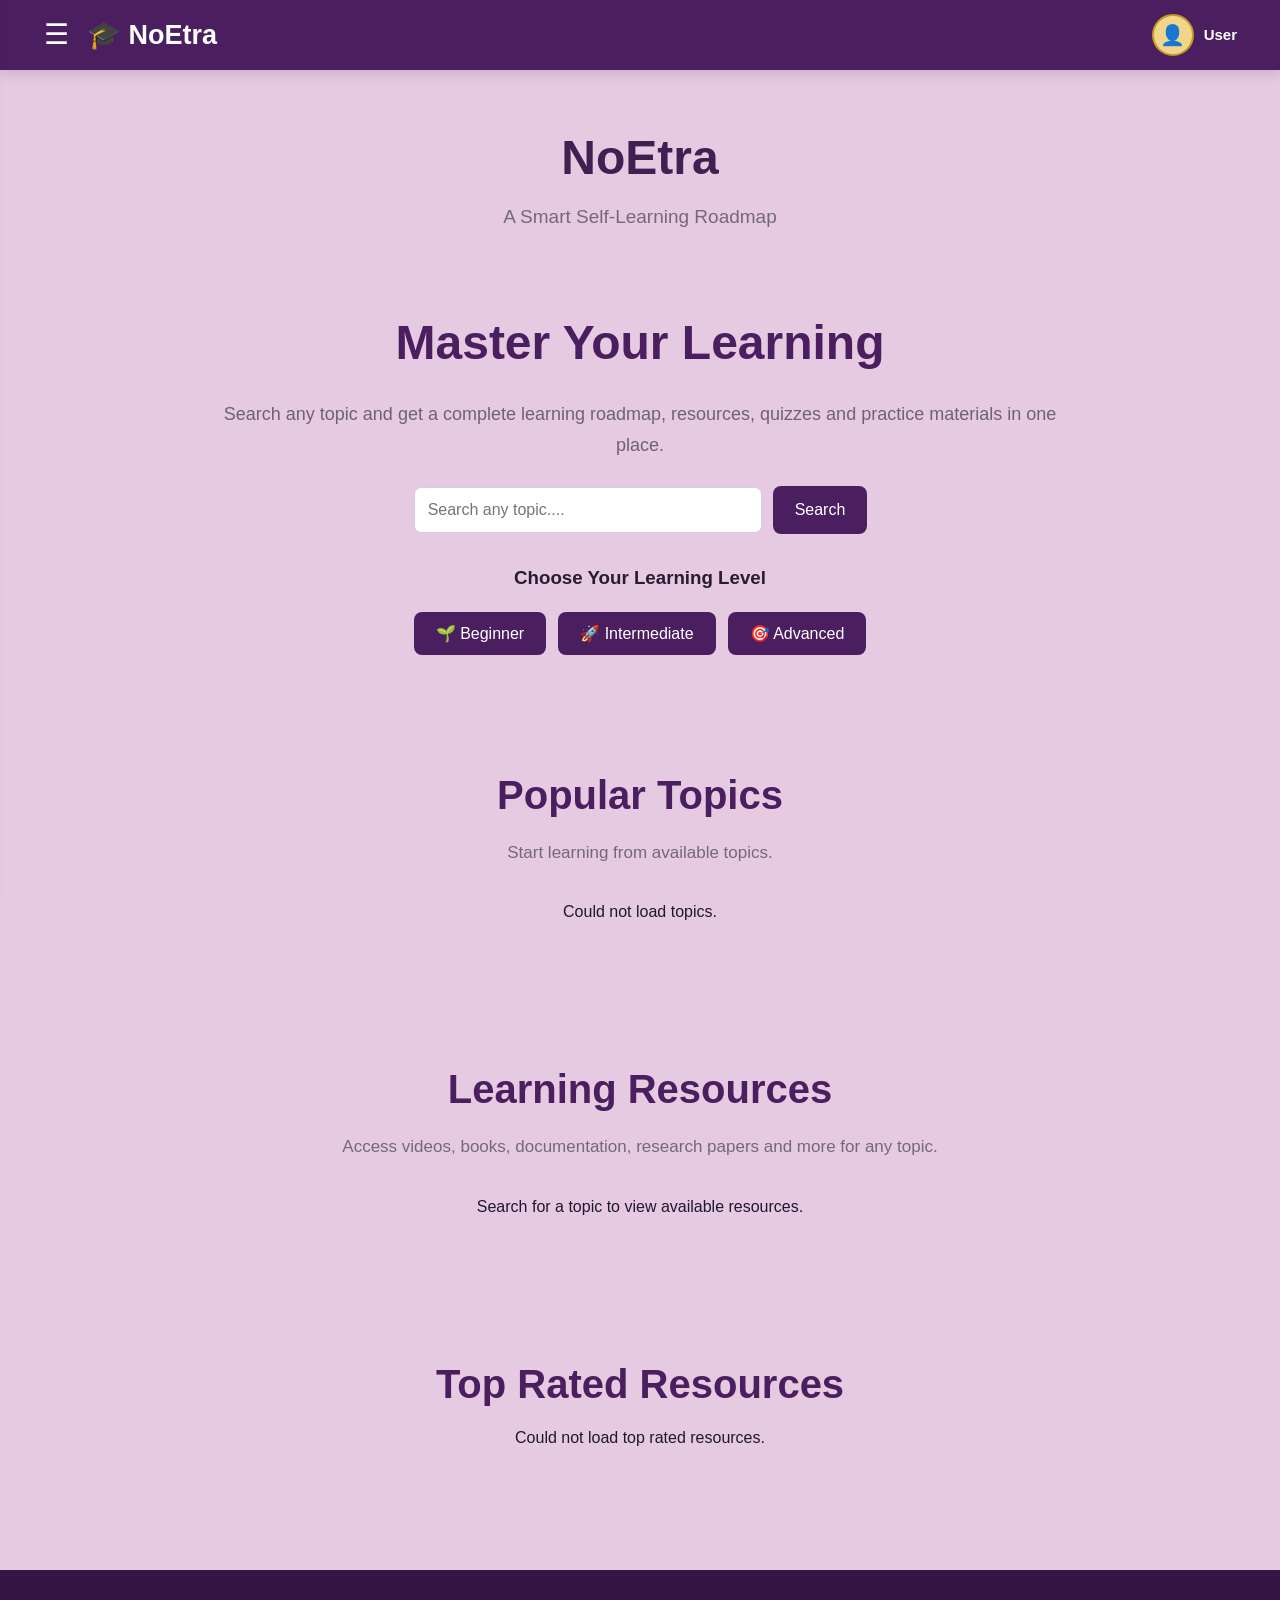
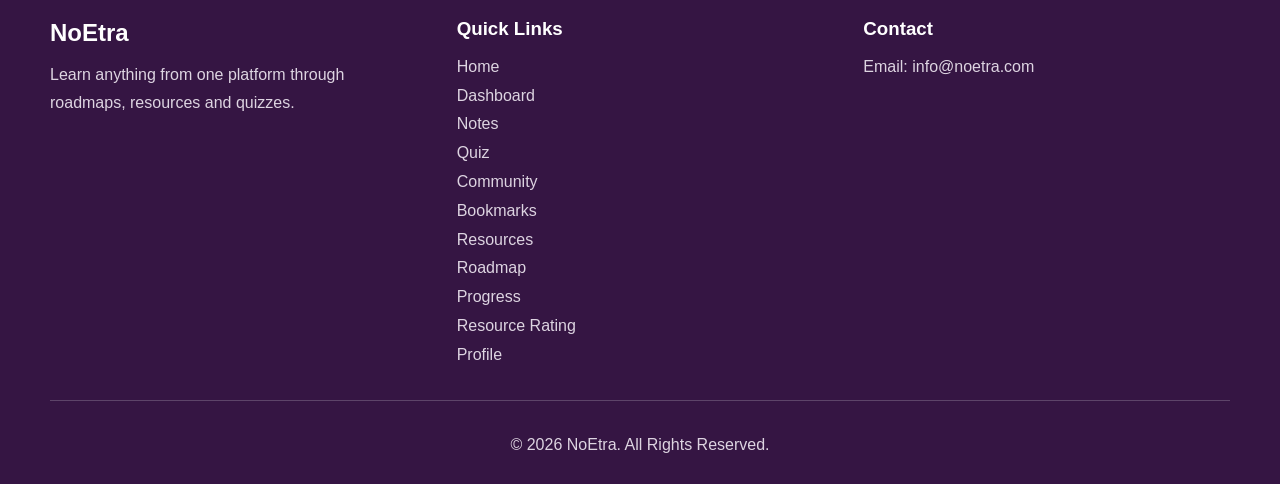
<file: frontend-main/index.html>
<!DOCTYPE html>
<html lang="en">

<head>
    <meta charset="UTF-8">
    <meta name="viewport" content="width=device-width, initial-scale=1.0">
    <title>NoEtra</title>

    <link rel="stylesheet" href="css/style.css">

    <style>
        /* ---------------------------------------------------------
           Side menu scroll fix
        --------------------------------------------------------- */
        .side-menu {
            position: fixed;
            top: 0;
            left: 0;
            height: 100vh;
            overflow-y: auto;
            -webkit-overflow-scrolling: touch;
            overscroll-behavior: contain;
        }

        body.menu-open {
            overflow: hidden;
        }
    </style>
</head>

<body class="home-page">

    <!-- ========================= NOETRA NAVBAR ========================= -->
    <header class="navbar">

        <div class="navbar-left">

            <button class="menu-toggle" id="menuToggle" type="button" aria-label="Open menu">
                ☰
            </button>

            <div class="logo">
                🎓 NoEtra
            </div>

        </div>

        <a href="profile.html" class="navbar-profile" id="navbarProfile">

            <div class="profile-avatar" id="profileAvatar">
                👤
            </div>

            <span class="navbar-username" id="navbarUsername">
                User
            </span>

        </a>

    </header>


    <!-- ========================= SIDE MENU OVERLAY ========================= -->
    <div class="menu-overlay" id="menuOverlay"></div>


    <!-- ========================= SIDE MENU ========================= -->
    <aside class="side-menu" id="sideMenu">

        <button
            class="close-menu"
            id="closeMenu"
            type="button"
            aria-label="Close menu">
            ×
        </button>

        <div class="side-menu-logo">
            🎓 NoEtra
        </div>

        <nav class="side-menu-links">

            <a href="index.html">🏠 Home</a>

            <a href="dashboard.html">📊 Dashboard</a>

            <a href="notes.html">📝 Notes</a>

            <a href="quiz.html">🧠 Quiz</a>

            <a href="community.html">💬 Community</a>

            <a href="bookmark.html">🔖 Bookmarks</a>

            <a href="resources.html">📚 Resources</a>

            <a href="roadmap.html">🗺️ Roadmap</a>

            <a href="progress.html">📈 Progress</a>

            <a href="rating.html">⭐ Resource Rating</a>

            <a href="profile.html">👤 Profile</a>

        </nav>

    </aside>


    <!-- ========================= HOME HEADER ========================= -->
    <header>

        <div class="logo-section">

            <h1>NoEtra</h1>

            <p>
                A Smart Self-Learning Roadmap
            </p>

        </div>

    </header>


    <main>

        <!-- ================= HERO / SEARCH ================= -->
        <section class="hero">

            <div class="hero-text">

                <h2>Master Your Learning</h2>

                <p>
                    Search any topic and get a complete learning roadmap,
                    resources, quizzes and practice materials in one place.
                </p>


                <form id="searchForm">

                    <input
                        type="text"
                        id="searchInput"
                        placeholder="Search any topic...."
                    >

                    <button
                        type="submit"
                        id="searchBtn">
                        Search
                    </button>

                </form>


                <div id="searchResult"></div>


                <h3>Choose Your Learning Level</h3>

                <div class="level-buttons">

                    <button
                        class="level-btn"
                        data-level="Beginner"
                        type="button">
                        🌱 Beginner
                    </button>

                    <button
                        class="level-btn"
                        data-level="Intermediate"
                        type="button">
                        🚀 Intermediate
                    </button>

                    <button
                        class="level-btn"
                        data-level="Advanced"
                        type="button">
                        🎯 Advanced
                    </button>

                </div>


                <div id="levelResult"></div>

            </div>

        </section>


        <!-- ================= POPULAR TOPICS ================= -->
        <section class="roadmaps">

            <h2>Popular Topics</h2>

            <p class="section-text">
                Start learning from available topics.
            </p>

            <div
                class="card-container"
                id="popularTopics">

                <p>Loading topics...</p>

            </div>

        </section>


        <!-- ================= LEARNING RESOURCES ================= -->
        <section class="resources">

            <h2>Learning Resources</h2>

            <p>
                Access videos, books, documentation, research papers
                and more for any topic.
            </p>

            <div
                class="resource-container"
                id="resourceContainer">

                <p>
                    Search for a topic to view available resources.
                </p>

            </div>

            <div id="resourceResult"></div>

        </section>


        
        <!-- ================= TOP RATED RESOURCES ================= -->
        <section class="rating">

            <h2>Top Rated Resources</h2>

            <div
                class="rating-container"
                id="ratingContainer">

                <p>
                    Ratings will appear here when resources are available.
                </p>

            </div>

        </section>

    </main>


    <!-- ========================= FOOTER ========================= -->
    <footer class="footer">

        <div class="footer-content">

            <div class="footer-section">

                <h2>NoEtra</h2>

                <p>
                    Learn anything from one platform through roadmaps,
                    resources and quizzes.
                </p>

            </div>


            <div class="footer-section">

                <h3>Quick Links</h3>

                <ul>

                    <li>
                        <a href="index.html">Home</a>
                    </li>

                    <li>
                        <a href="dashboard.html">Dashboard</a>
                    </li>

                    <li>
                        <a href="notes.html">Notes</a>
                    </li>

                    <li>
                        <a href="quiz.html">Quiz</a>
                    </li>

                    <li>
                        <a href="community.html">Community</a>
                    </li>

                    <li>
                        <a href="bookmark.html">Bookmarks</a>
                    </li>

                    <li>
                        <a href="resources.html">Resources</a>
                    </li>

                    <li>
                        <a href="roadmap.html">Roadmap</a>
                    </li>

                    <li>
                        <a href="progress.html">Progress</a>
                    </li>

                    <li>
                        <a href="rating.html">Resource Rating</a>
                    </li>

                    <li>
                        <a href="profile.html">Profile</a>
                    </li>

                </ul>

            </div>


            <div class="footer-section">

                <h3>Contact</h3>

                <p>
                    Email: info@noetra.com
                </p>

            </div>

        </div>


        <hr>

        <p class="copyright">
            © 2026 NoEtra. All Rights Reserved.
        </p>

    </footer>


    <script src="js/script.js"></script>

</body>

</html>
</file>
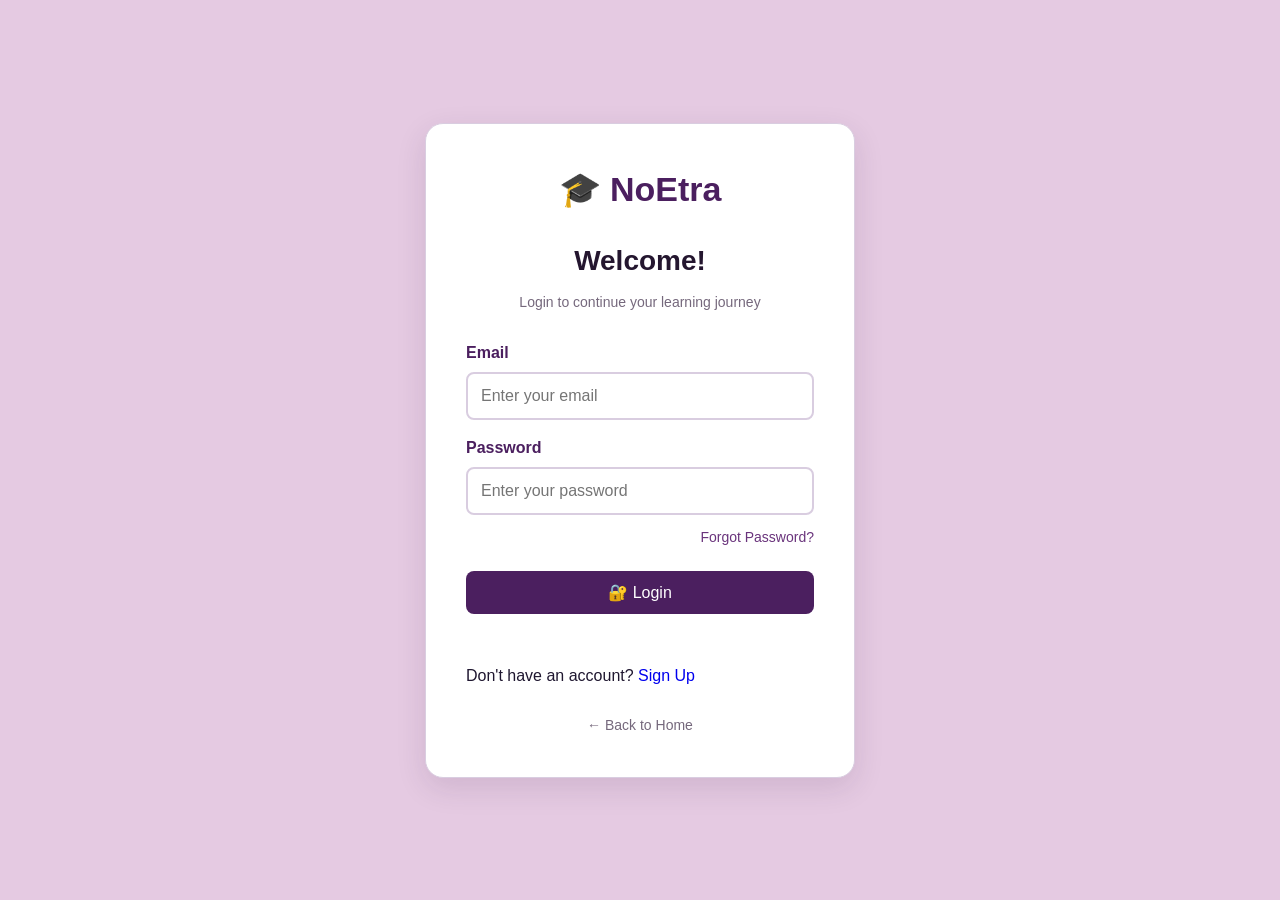
<file: frontend-main/admin.html>
<!DOCTYPE html>
<html lang="en">

<head>

    <meta charset="UTF-8">

    <meta name="viewport"
          content="width=device-width, initial-scale=1.0">

    <title>NoEtra | Admin Panel</title>

    <link rel="stylesheet" href="css/style.css">

</head>

<body>

<header class="navbar">

    <div class="logo">
        🎓 NoEtra
    </div>

    <button
        class="menu-toggle"
        id="menuToggle"
        type="button"
        aria-label="Open menu"
    >
        ☰
    </button>

</header>


<div
    class="menu-overlay"
    id="menuOverlay">
</div>


<aside
    class="side-menu"
    id="sideMenu">

    <button
        class="close-menu"
        id="closeMenu"
        type="button"
        aria-label="Close menu"
    >
        ×
    </button>

    <div class="side-menu-logo">
        🎓 NoEtra
    </div>

    <nav class="side-menu-links">

        <a href="index.html">🏠 Home</a>
        <a href="dashboard.html">📊 Dashboard</a>
        <a href="admin.html#section-resources">📚 Manage Resources</a>
        <a href="admin.html#section-users">👥 Manage Users</a>
        <a href="admin.html#section-community">💬 Manage Community</a>

    </nav>

</aside>


<header>

    <h1>⚙️ Admin Panel</h1>

    <p>Manage NoEtra users, resources and community content.</p>

</header>


<main class="admin">

    <div class="admin-container">


        <!-- =====================
             MANAGE RESOURCES
        ====================== -->

        <div class="admin-card" id="section-resources">

            <h3>📚 Manage Resources</h3>
            <p>View and manage learning resources.</p>

            <button id="loadResourcesBtn" type="button">View Resources</button>

            <div id="resourceList" class="admin-list"></div>

        </div>


        <!-- =====================
             MANAGE USERS
        ====================== -->

        <div class="admin-card" id="section-users">

            <h3>👥 Manage Users</h3>
            <p>View registered NoEtra users.</p>

            <button id="loadUsersBtn" type="button">View Users</button>

            <div id="userList" class="admin-list"></div>

        </div>


        <!-- =====================
             MANAGE COMMUNITY
        ====================== -->

        <div class="admin-card" id="section-community">

            <h3>💬 Manage Community</h3>
            <p>View and manage community discussions.</p>

            <button id="loadDiscussionsBtn" type="button">View Discussions</button>

            <div id="adminDiscussionList" class="admin-list"></div>

        </div>


        <!-- =====================
             CREATE TOPIC / ROADMAP
        ====================== -->

        <div class="admin-card" id="section-create-topic">

            <h3>🗺️ Create Topic / Roadmap</h3>
            <p>Add a new topic with its learning roadmap.</p>

            <input type="text" id="newTopicName" placeholder="Topic name (e.g. Web Development)">
            <textarea id="newTopicRoadmap" placeholder="Roadmap steps (one per line)"></textarea>
            <textarea id="newTopicNotes" placeholder="AI notes / description"></textarea>

            <select id="newTopicDifficulty">
                <option value="Beginner">Beginner</option>
                <option value="Intermediate">Intermediate</option>
                <option value="Advanced">Advanced</option>
            </select>

            <button id="createTopicBtn" type="button">Create Topic</button>
            <p id="createTopicMessage"></p>

        </div>


        <!-- =====================
             ADD RESOURCE TO A TOPIC
        ====================== -->

        <div class="admin-card" id="section-create-resource">

            <h3>📎 Add Resource</h3>
            <p>Attach a resource to an existing topic.</p>

            <select id="resourceTopicSelect">
                <option value="">Loading topics...</option>
            </select>

            <select id="newResourceType">
                <option value="YouTube">YouTube</option>
                <option value="Google">Google</option>
                <option value="PDF Book">PDF Book</option>
                <option value="Lecture Notes">Lecture Notes</option>
                <option value="Documentation">Documentation</option>
                <option value="GitHub Repo">GitHub Repo</option>
                <option value="Article">Article</option>
                <option value="Practice Website">Practice Website</option>
            </select>

            <input type="text" id="newResourceTitle" placeholder="Resource title">
            <input type="text" id="newResourceLink" placeholder="Resource link (https://...)">

            <button id="addResourceBtn" type="button">Add Resource</button>
            <p id="addResourceMessage"></p>

        </div>


        <!-- =====================
             CREATE QUIZ
        ====================== -->

        <div class="admin-card" id="section-create-quiz">

            <h3>🧠 Create Quiz</h3>
            <p>Start a new quiz for a topic.</p>

            <input type="text" id="newQuizTopic" placeholder="Topic name (e.g. Web Development)">
            <input type="text" id="newQuizTitle" placeholder="Quiz title">
            <textarea id="newQuizDescription" placeholder="Short description"></textarea>

            <button id="createQuizBtn" type="button">Create Quiz</button>
            <p id="createQuizMessage"></p>

        </div>


        <!-- =====================
             ADD QUESTION TO A QUIZ
        ====================== -->

        <div class="admin-card" id="section-create-question">

            <h3>❓ Add Question</h3>
            <p>Add a question to an existing quiz.</p>

            <select id="questionQuizSelect">
                <option value="">Loading quizzes...</option>
            </select>

            <textarea id="newQuestionText" placeholder="Question text"></textarea>

            <input type="text" id="optionA" placeholder="Option A">
            <input type="text" id="optionB" placeholder="Option B">
            <input type="text" id="optionC" placeholder="Option C">
            <input type="text" id="optionD" placeholder="Option D">

            <select id="correctOption">
                <option value="A">Correct: A</option>
                <option value="B">Correct: B</option>
                <option value="C">Correct: C</option>
                <option value="D">Correct: D</option>
            </select>

            <button id="addQuestionBtn" type="button">Add Question</button>
            <p id="addQuestionMessage"></p>

        </div>


    </div>
    <!-- end .admin-container -->


    <button id="dashboardBtn" type="button">← Back to Dashboard</button>

</main>


<footer class="footer">
    <div class="footer-content">
        <div class="footer-section">
            <h2>NoEtra</h2>
            <p>Learn anything from one platform through roadmaps, resources and quizzes.</p>
        </div>
        <div class="footer-section">
            <h3>Quick Links</h3>
            <ul id="footerQuickLinks">
                <li><a href="admin.html#section-resources">Manage Resources</a></li>
                <li><a href="admin.html#section-users">Manage Users</a></li>
                <li><a href="admin.html#section-community">Manage Community</a></li>
                <li><a href="admin.html#section-create-topic">Create Topic</a></li>
                <li><a href="admin.html#section-create-resource">Add Resource</a></li>
                <li><a href="admin.html#section-create-quiz">Create Quiz</a></li>
                <li><a href="admin.html#section-create-question">Add Question</a></li>
            </ul>
        </div>
        <div class="footer-section">
            <h3>Contact</h3>
            <p>Email: info@noetra.com</p>
            <p>Phone: Not Available</p>
        </div>
    </div>
    <hr>
    <p class="copyright">© 2026 NoEtra. All Rights Reserved.</p>
</footer>


<script src="js/script.js"></script>
<script src="js/admin.js"></script>

<script>
document.addEventListener("DOMContentLoaded", function () {

    const menuToggle = document.getElementById("menuToggle");
    const sideMenu = document.getElementById("sideMenu");
    const closeMenu = document.getElementById("closeMenu");
    const menuOverlay = document.getElementById("menuOverlay");

    if (menuToggle && sideMenu) {
        menuToggle.addEventListener("click", function () {
            sideMenu.classList.add("active");
            if (menuOverlay) menuOverlay.classList.add("active");
        });
    }

    if (closeMenu && sideMenu) {
        closeMenu.addEventListener("click", function () {
            sideMenu.classList.remove("active");
            if (menuOverlay) menuOverlay.classList.remove("active");
        });
    }

    if (menuOverlay && sideMenu) {
        menuOverlay.addEventListener("click", function () {
            sideMenu.classList.remove("active");
            menuOverlay.classList.remove("active");
        });
    }

});
</script>

</body>

</html>
</file>
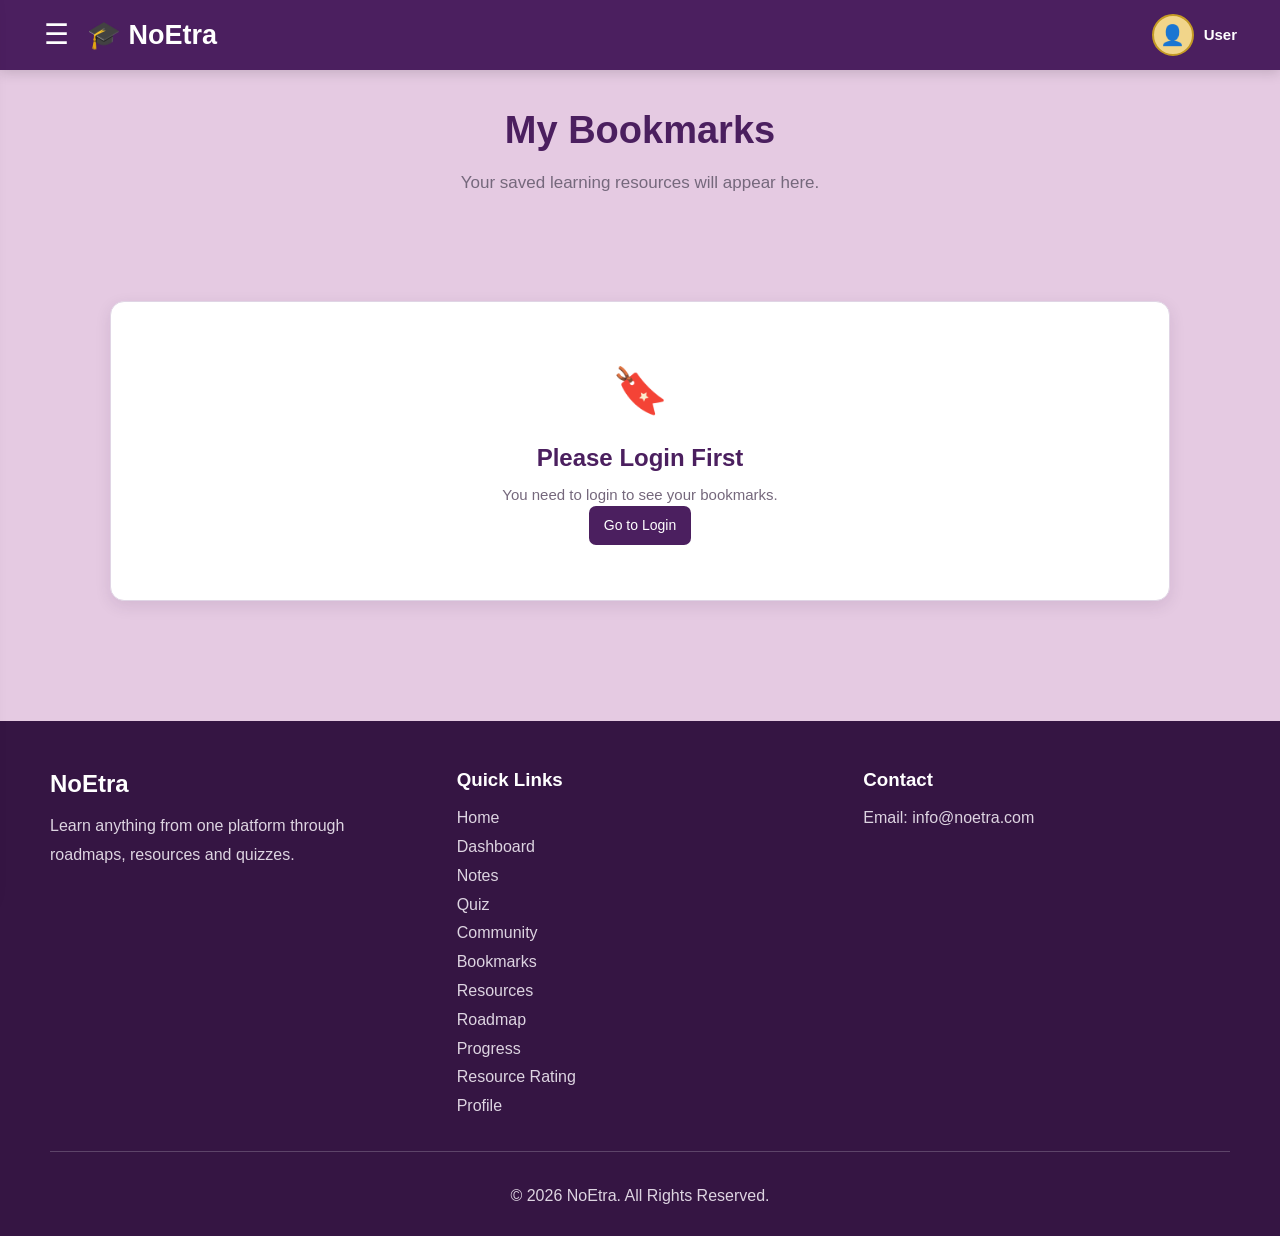
<file: frontend-main/bookmark.html>
<!DOCTYPE html>
<html lang="en">

<head>

    <meta charset="UTF-8">

    <meta
        name="viewport"
        content="width=device-width, initial-scale=1.0">

    <title>NoEtra - Bookmarks</title>

    <!-- Main CSS -->
    <link
        rel="stylesheet"
        href="css/style.css">

</head>


<body class="bookmark-page">


<!-- =====================================================
     NOETRA NAVBAR
===================================================== -->

<header class="navbar">

    <div class="navbar-left">

        <button
            class="menu-toggle"
            id="menuToggle"
            type="button">
            ☰
        </button>

        <div class="logo">
            🎓 NoEtra
        </div>

    </div>

    <a
        href="profile.html"
        class="navbar-profile"
        id="navbarProfile">

        <div
            class="profile-avatar"
            id="profileAvatar">
            👤
        </div>

        <span
            class="navbar-username"
            id="navbarUsername">
            User
        </span>

    </a>

</header>



<!-- =====================================================
     SIDE MENU OVERLAY
===================================================== -->

<div
    class="menu-overlay"
    id="menuOverlay">
</div>


<!-- =====================================================
     SIDE MENU
===================================================== -->

<aside
    class="side-menu"
    id="sideMenu">


    <!-- Close button -->

    <button
        class="close-menu"
        id="closeMenu"
        type="button"
        aria-label="Close menu">

        ×

    </button>


    <!-- Side menu logo -->

    <div class="side-menu-logo">

        🎓 NoEtra

    </div>


    <!-- Side menu links -->

    <nav class="side-menu-links">


        <a href="index.html">
            🏠 Home
        </a>


        <a href="dashboard.html">
            📊 Dashboard
        </a>


        <a href="notes.html">
            📝 Notes
        </a>


        <a href="quiz.html">
            🧠 Quiz
        </a>


        <a href="community.html">
            💬 Community
        </a>


        <a href="bookmark.html">
            🔖 Bookmarks
        </a>


        <a href="resources.html">
            📚 Resources
        </a>


        <a href="roadmap.html">
            🗺️ Roadmap
        </a>


        <a href="progress.html">
            📈 Progress
        </a>


        <a href="rating.html">
            ⭐ Resource Rating
        </a>


        <a href="profile.html">
            👤 Profile
        </a>


    </nav>

</aside>



<!-- =====================================================
     BOOKMARK PAGE HEADER
===================================================== -->

<header class="bookmark-header">

    <h1>
        My Bookmarks
    </h1>

    <p>
        Your saved learning resources will appear here.
    </p>

</header>



<!-- =====================================================
     BOOKMARK MAIN CONTENT
===================================================== -->

<main class="bookmark-container">


    <!--

        IMPORTANT:

        There are NO demo bookmarks here.

        When backend is connected,
        bookmark.js will load the user's
        saved bookmarks into this section.

    -->

    <section
        id="bookmarkList"
        class="bookmark-list">

        <!--
            Bookmarks will be loaded here
            by bookmark.js
        -->

    </section>


</main>



<!-- =====================================================
     FOOTER
===================================================== -->

<footer class="footer">

    <div class="footer-content">


        <!-- About -->

        <div class="footer-section">

            <h2>
                NoEtra
            </h2>

            <p>
                Learn anything from one platform through
                roadmaps, resources and quizzes.
            </p>

        </div>


        <!-- Quick Links -->

       
                <div class="footer-section">

    <h3>Quick Links</h3>

    <ul>

        <li>
            <a href="index.html">Home</a>
        </li>

        <li>
            <a href="dashboard.html">Dashboard</a>
        </li>

        <li>
            <a href="notes.html">Notes</a>
        </li>

        <li>
            <a href="quiz.html">Quiz</a>
        </li>

        <li>
            <a href="community.html">Community</a>
        </li>

        <li>
            <a href="bookmark.html">Bookmarks</a>
        </li>

        <li>
            <a href="resources.html">Resources</a>
        </li>

        <li>
            <a href="roadmap.html">Roadmap</a>
        </li>

        <li>
            <a href="progress.html">Progress</a>
        </li>

        <li>
            <a href="rating.html">Resource Rating</a>
        </li>

        <li>
            <a href="profile.html">Profile</a>
        </li>

    </ul>

</div>


        <!-- Contact -->

        <div class="footer-section">

            <h3>
                Contact
            </h3>

            <p>
                Email: info@noetra.com
            </p>

        </div>


    </div>


    <hr>


    <p class="copyright">

        © 2026 NoEtra. All Rights Reserved.

    </p>

</footer>



<!-- =====================================================
     BOOKMARK JAVASCRIPT
===================================================== -->

<script src="js/bookmark.js"></script>



<!-- =====================================================
     HAMBURGER MENU JAVASCRIPT
===================================================== -->

<script>

    const menuToggle =
        document.getElementById("menuToggle");


    const closeMenu =
        document.getElementById("closeMenu");


    const sideMenu =
        document.getElementById("sideMenu");


    const menuOverlay =
        document.getElementById("menuOverlay");



    /* =========================
       OPEN MENU
    ========================= */

    if (menuToggle && sideMenu) {

        menuToggle.addEventListener(
            "click",
            function () {

                sideMenu.classList.add("active");

                if (menuOverlay) {

                    menuOverlay.classList.add("active");

                }

            }
        );

    }



    /* =========================
       CLOSE MENU
    ========================= */

    if (closeMenu && sideMenu) {

        closeMenu.addEventListener(
            "click",
            function () {

                sideMenu.classList.remove("active");

                if (menuOverlay) {

                    menuOverlay.classList.remove("active");

                }

            }
        );

    }



    /* =========================
       CLOSE BY OVERLAY
    ========================= */

    if (menuOverlay && sideMenu) {

        menuOverlay.addEventListener(
            "click",
            function () {

                sideMenu.classList.remove("active");

                menuOverlay.classList.remove("active");

            }
        );

    }

</script>


</body>

</html>
</file>
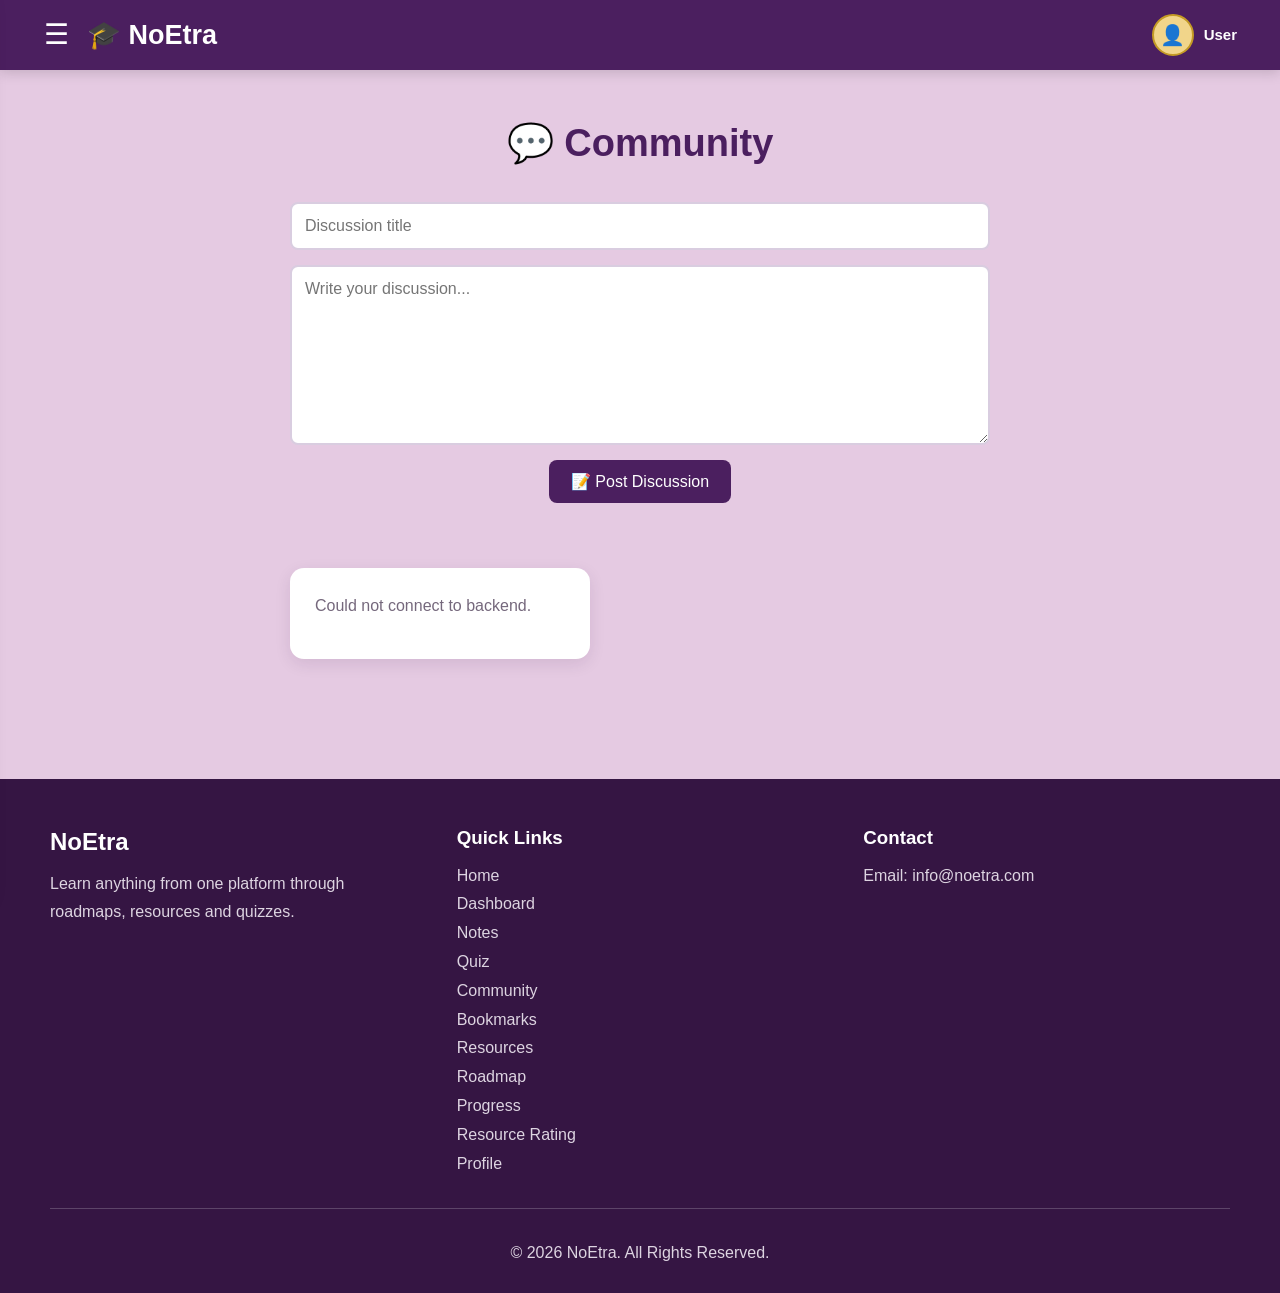
<file: frontend-main/community.html>
<!DOCTYPE html>
<html lang="en">

<head>

    <meta charset="UTF-8">
    <meta name="viewport" content="width=device-width, initial-scale=1.0">

    <title>Community | NoEtra</title>

    <link rel="stylesheet" href="css/style.css">

<style>
    /* ---------------------------------------------------------
       Side menu scroll fix.

       No fixed height/overflow rule meant scrolling while
       hovering the sidebar scrolled the page behind it instead.
       This pins the menu to the screen with its own scrollbar,
       and locks background scroll while it's open.
    --------------------------------------------------------- */

    .side-menu {
        position: fixed;
        top: 0;
        left: 0;
        height: 100vh;
        overflow-y: auto;
        -webkit-overflow-scrolling: touch;
        overscroll-behavior: contain;
    }

    body.menu-open {
        overflow: hidden;
    }

    /* Make it obvious the navbar profile area is clickable */
    .navbar-profile {
        cursor: pointer;
    }
</style>

</head>

<body>

    <!-- =========================
         NOETRA NAVBAR
    ========================== -->

    <header class="navbar">

    <div class="navbar-left">

        <button
            class="menu-toggle"
            id="menuToggle"
            type="button">
            ☰
        </button>

        <div class="logo">
            🎓 NoEtra
        </div>

    </div>

    <div
        class="navbar-profile"
        id="navbarProfile"
        role="button"
        tabindex="0"
        aria-label="Go to profile">

        <div class="profile-avatar" id="profileAvatar">
            👤
        </div>

        <span
            class="navbar-username"
            id="navbarUsername">
            User
        </span>

    </div>

</header>

    <!-- =========================
         SIDE MENU OVERLAY
    ========================== -->

    <div
        class="menu-overlay"
        id="menuOverlay">
    </div>


    <!-- =========================
         SIDE MENU
    ========================== -->

    <aside
        class="side-menu"
        id="sideMenu">

        <button
            class="close-menu"
            id="closeMenu"
            type="button"
            aria-label="Close menu"
        >
            ×
        </button>

        <div class="side-menu-logo">
            🎓 NoEtra
        </div>

        <nav class="side-menu-links">

            <a href="index.html">
                🏠 Home
            </a>

            <a href="dashboard.html">
                📊 Dashboard
            </a>

            <a href="notes.html">
                📝 Notes
            </a>

            <a href="quiz.html">
                🧠 Quiz
            </a>

            <a href="community.html">
                💬 Community
            </a>

            <a href="bookmark.html">
                🔖 Bookmarks
            </a>

            <a href="resources.html">
                📚 Resources
            </a>

            <a href="roadmap.html">
                🗺️ Roadmap
            </a>

            <a href="progress.html">
                📈 Progress
            </a>

            <a href="rating.html">
                ⭐ Resource Rating
            </a>

            <a href="profile.html">
                👤 Profile
            </a>


        </nav>

    </aside>


    <!-- =========================
         COMMUNITY CONTENT
    ========================== -->

    <main class="community-page">

        <h1>💬 Community</h1>


        <!-- CREATE DISCUSSION -->

        <form id="postForm">

            <input
                type="text"
                id="title"
                placeholder="Discussion title"
            >

            <textarea
                id="content"
                placeholder="Write your discussion..."
            ></textarea>

            <button
                id="postBtn"
                type="submit"
            >
                📝 Post Discussion
            </button>

        </form>


        <!-- MESSAGE -->

        <p id="message"></p>


        <!-- DISCUSSION LIST -->

        <div id="discussionList"></div>

    </main>



    <!-- =====================================================
         FOOTER
    ===================================================== -->

    <footer class="footer">

        <div class="footer-content">


            <!-- About -->

            <div class="footer-section">

                <h2>
                    NoEtra
                </h2>

                <p>
                    Learn anything from one platform through
                    roadmaps, resources and quizzes.
                </p>

            </div>


            <!-- Quick Links -->

            <div class="footer-section">

                <h3>Quick Links</h3>

                <ul>

                    <li>
                        <a href="index.html">Home</a>
                    </li>

                    <li>
                        <a href="dashboard.html">Dashboard</a>
                    </li>

                    <li>
                        <a href="notes.html">Notes</a>
                    </li>

                    <li>
                        <a href="quiz.html">Quiz</a>
                    </li>

                    <li>
                        <a href="community.html">Community</a>
                    </li>

                    <li>
                        <a href="bookmark.html">Bookmarks</a>
                    </li>

                    <li>
                        <a href="resources.html">Resources</a>
                    </li>

                    <li>
                        <a href="roadmap.html">Roadmap</a>
                    </li>

                    <li>
                        <a href="progress.html">Progress</a>
                    </li>

                    <li>
                        <a href="rating.html">Resource Rating</a>
                    </li>

                    <li>
                        <a href="profile.html">Profile</a>
                    </li>

                </ul>

            </div>


            <!-- Contact -->

            <div class="footer-section">

                <h3>
                    Contact
                </h3>

                <p>
                    Email: info@noetra.com
                </p>

            </div>


        </div>


        <hr>


        <p class="copyright">

            © 2026 NoEtra. All Rights Reserved.

        </p>

    </footer>



    <!-- =========================
         COMMUNITY JAVASCRIPT
    ========================== -->

    <script src="js/script.js"></script>


    <!-- =========================
         HAMBURGER MENU
    ========================== -->

    <script>
    (function () {

        const menuToggle = document.getElementById("menuToggle");
        const closeMenu = document.getElementById("closeMenu");
        const sideMenu = document.getElementById("sideMenu");
        const menuOverlay = document.getElementById("menuOverlay");

        if (!menuToggle || !sideMenu) return;

        function openMenu() {
            sideMenu.classList.add("active");
            if (menuOverlay) menuOverlay.classList.add("active");
            // Lock background scroll so wheel/touch events over
            // the sidebar scroll the sidebar, not the page.
            document.body.classList.add("menu-open");
        }

        function closeSideMenu() {
            sideMenu.classList.remove("active");
            if (menuOverlay) menuOverlay.classList.remove("active");
            document.body.classList.remove("menu-open");
        }

        /* OPEN MENU */
        menuToggle.addEventListener("click", openMenu);

        /* CLOSE MENU */
        if (closeMenu) {
            closeMenu.addEventListener("click", closeSideMenu);
        }

        /* CLOSE BY CLICKING OVERLAY */
        if (menuOverlay) {
            menuOverlay.addEventListener("click", closeSideMenu);
        }

        /* CLOSE ON ESCAPE */
        document.addEventListener("keydown", function (e) {
            if (e.key === "Escape") closeSideMenu();
        });

        /* CLOSE WHEN A LINK IS CLICKED */
        sideMenu.querySelectorAll("a").forEach(function (link) {
            link.addEventListener("click", closeSideMenu);
        });

    })();
    </script>


    <!-- =========================
         NAVBAR PROFILE -> profile.html
         (was missing entirely, so clicking the avatar/username
         top-right did nothing)
    ========================== -->

    <script>
    (function () {

        const navbarProfile = document.getElementById("navbarProfile");

        if (!navbarProfile) return;

        navbarProfile.addEventListener("click", function () {
            window.location.href = "profile.html";
        });

        navbarProfile.addEventListener("keydown", function (event) {
            if (event.key === "Enter" || event.key === " ") {
                event.preventDefault();
                window.location.href = "profile.html";
            }
        });

    })();
    </script>

</body>

</html>
</file>
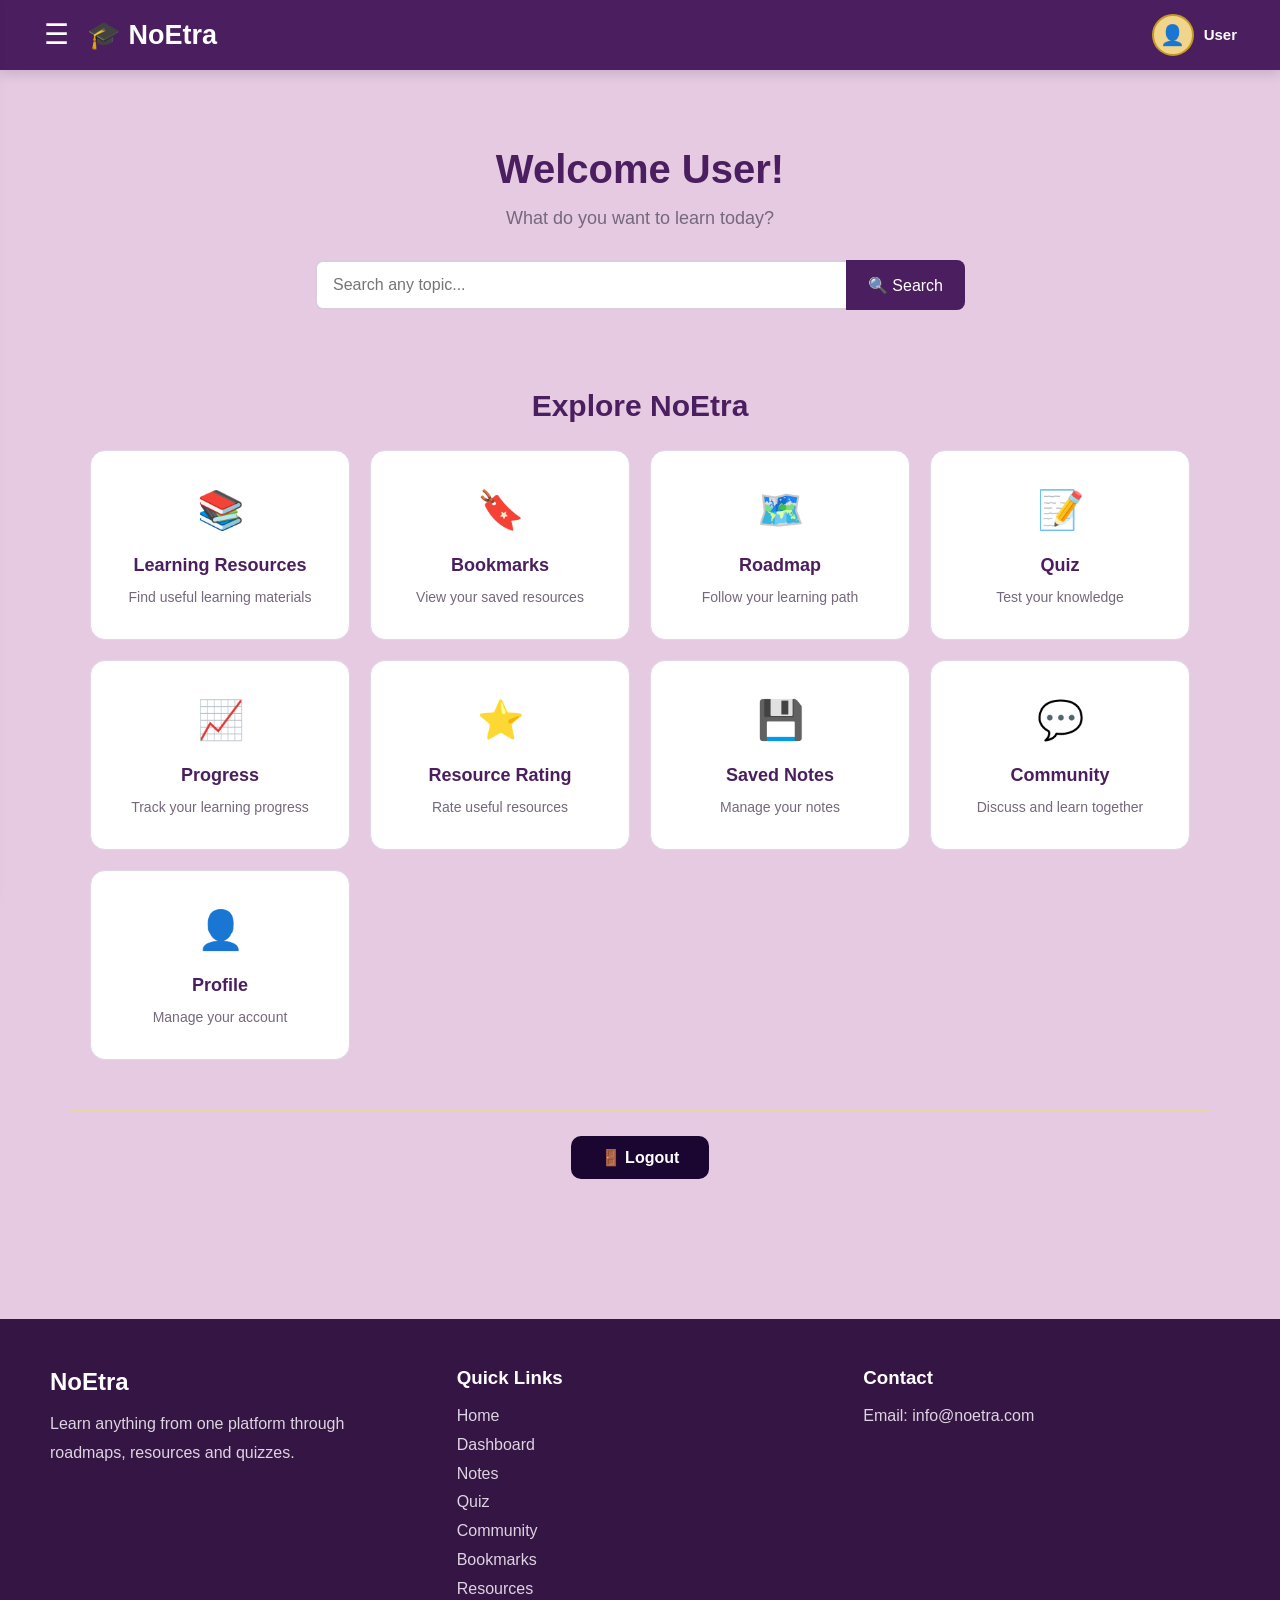
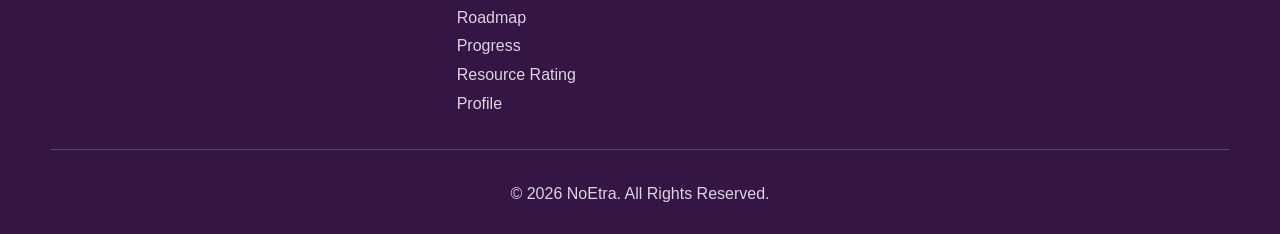
<file: frontend-main/dashboard.html>
<!DOCTYPE html>
<html lang="en">

<head>

    <meta charset="UTF-8">

    <meta
        name="viewport"
        content="width=device-width, initial-scale=1.0">

    <title>Dashboard | NoEtra</title>

    <link
        rel="stylesheet"
        href="css/style.css">

</head>


<body class="dashboard-page">


<header class="navbar">

    <div class="navbar-left">

        <button
            class="menu-toggle"
            id="menuToggle"
            type="button"
            aria-label="Open menu">
            ☰
        </button>

        <div class="logo">
            🎓 NoEtra
        </div>

    </div>


    <div
        class="navbar-profile"
        id="navbarProfile"
        role="button"
        tabindex="0"
        aria-label="Go to profile">

        <div class="profile-avatar" id="profileAvatar">
            👤
        </div>

        <span
            class="navbar-username"
            id="navbarUsername">
            User
        </span>

    </div>

</header>


<div
    class="menu-overlay"
    id="menuOverlay">
</div>


<aside
    class="side-menu"
    id="sideMenu">

    <button
        class="close-menu"
        id="closeMenu"
        type="button"
        aria-label="Close menu">

        ×

    </button>


    <div class="side-menu-logo">
        🎓 NoEtra
    </div>


    <nav class="side-menu-links">

        <a href="index.html">🏠 Home</a>
        <a href="dashboard.html">📊 Dashboard</a>
        <a href="notes.html">📝 Notes</a>
        <a href="quiz.html">🧠 Quiz</a>
        <a href="community.html">💬 Community</a>
        <a href="bookmark.html">🔖 Bookmarks</a>
        <a href="resources.html">📚 Resources</a>
        <a href="roadmap.html">🗺️ Roadmap</a>
        <a href="progress.html">📈 Progress</a>
        <a href="rating.html">⭐ Resource Rating</a>
        <a href="profile.html">👤 Profile</a>

    </nav>

</aside>


<main class="dashboard">


    <section class="welcome">

        <h1>
            Welcome
            <span id="userName">User</span>!
            <span id="roleBadge"></span>
        </h1>

        <p>
            What do you want to learn today?
        </p>


        <div class="search">

            <input
                type="text"
                id="searchInput"
                placeholder="Search any topic..."
                autocomplete="off">

            <button
                id="searchBtn"
                type="button">

                🔍 Search

            </button>

        </div>

    </section>


    <section class="dashboard-explore">

        <h2>
            Explore NoEtra
        </h2>


        <div class="option-grid">


            <div
                class="option"
                data-page="resources.html">

                <span>📚</span>

                <h3>
                    Learning Resources
                </h3>

                <p>
                    Find useful learning materials
                </p>

            </div>


            <div
                class="option"
                data-page="bookmark.html">

                <span>🔖</span>

                <h3>
                    Bookmarks
                </h3>

                <p>
                    View your saved resources
                </p>

            </div>


            <div
                class="option"
                data-page="roadmap.html">

                <span>🗺️</span>

                <h3>
                    Roadmap
                </h3>

                <p>
                    Follow your learning path
                </p>

            </div>


            <div
                class="option"
                data-page="quiz.html">

                <span>📝</span>

                <h3>
                    Quiz
                </h3>

                <p>
                    Test your knowledge
                </p>

            </div>


            <div
                class="option"
                data-page="progress.html">

                <span>📈</span>

                <h3>
                    Progress
                </h3>

                <p>
                    Track your learning progress
                </p>

            </div>


            <div
                class="option"
                data-page="rating.html">

                <span>⭐</span>

                <h3>
                    Resource Rating
                </h3>

                <p>
                    Rate useful resources
                </p>

            </div>


            <div
                class="option"
                data-page="notes.html">

                <span>💾</span>

                <h3>
                    Saved Notes
                </h3>

                <p>
                    Manage your notes
                </p>

            </div>


            <div
                class="option"
                data-page="community.html">

                <span>💬</span>

                <h3>
                    Community
                </h3>

                <p>
                    Discuss and learn together
                </p>

            </div>


            <div
                class="option"
                data-page="profile.html">

                <span>👤</span>

                <h3>
                    Profile
                </h3>

                <p>
                    Manage your account
                </p>

            </div>


        </div>
        <!-- end .option-grid -->

    </section>
    <!-- end .dashboard-explore
         (For admins, script.js replaces this whole section's
         contents with a 7-card admin management grid.) -->


    <div class="logout-section">

        <button
            id="logoutBtn"
            class="logout-btn"
            type="button">

            🚪 Logout

        </button>

    </div>


</main>
<!-- end .dashboard -->


<footer class="footer">

        <div class="footer-content">

            <div class="footer-section">

                <h2>NoEtra</h2>

                <p>
                    Learn anything from one platform through roadmaps,
                    resources and quizzes.
                </p>

            </div>


            <div class="footer-section">

                <h3>Quick Links</h3>

                <ul>

                    <li>
                        <a href="index.html">Home</a>
                    </li>

                    <li>
                        <a href="dashboard.html">Dashboard</a>
                    </li>

                    <li>
                        <a href="notes.html">Notes</a>
                    </li>

                    <li>
                        <a href="quiz.html">Quiz</a>
                    </li>

                    <li>
                        <a href="community.html">Community</a>
                    </li>

                    <li>
                        <a href="bookmark.html">Bookmarks</a>
                    </li>

                    <li>
                        <a href="resources.html">Resources</a>
                    </li>

                    <li>
                        <a href="roadmap.html">Roadmap</a>
                    </li>

                    <li>
                        <a href="progress.html">Progress</a>
                    </li>

                    <li>
                        <a href="rating.html">Resource Rating</a>
                    </li>

                    <li>
                        <a href="profile.html">Profile</a>
                    </li>

                </ul>

            </div>


            <div class="footer-section">

                <h3>Contact</h3>

                <p>
                    Email: info@noetra.com
                </p>

            </div>

        </div>


        <hr>

        <p class="copyright">
            © 2026 NoEtra. All Rights Reserved.
        </p>

    </footer>


<script src="js/script.js"></script>


<script>

    const menuToggle = document.getElementById("menuToggle");
    const closeMenu = document.getElementById("closeMenu");
    const sideMenu = document.getElementById("sideMenu");
    const menuOverlay = document.getElementById("menuOverlay");


    if (menuToggle && sideMenu) {

        menuToggle.addEventListener("click", function () {

            sideMenu.classList.add("active");

            if (menuOverlay) {
                menuOverlay.classList.add("active");
            }

        });

    }


    if (closeMenu && sideMenu) {

        closeMenu.addEventListener("click", function () {

            sideMenu.classList.remove("active");

            if (menuOverlay) {
                menuOverlay.classList.remove("active");
            }

        });

    }


    if (menuOverlay && sideMenu) {

        menuOverlay.addEventListener("click", function () {

            sideMenu.classList.remove("active");

            menuOverlay.classList.remove("active");

        });

    }


    /* NAVBAR PROFILE -> profile.html
       (this click handler was missing entirely before, so the
       avatar/username in the top-right did nothing) */

    const navbarProfile = document.getElementById("navbarProfile");

    if (navbarProfile) {

        navbarProfile.addEventListener("click", function () {

            window.location.href = "profile.html";

        });

        navbarProfile.addEventListener("keydown", function (event) {

            if (event.key === "Enter" || event.key === " ") {

                event.preventDefault();
                window.location.href = "profile.html";

            }

        });

    }

</script>


<style>

    .dashboard-page .dashboard {
        width: 100%;
        max-width: 1200px;
        margin: 0 auto;
        padding: 45px 30px 60px;
        box-sizing: border-box;
    }


    .dashboard-page .welcome {
        width: 100%;
        text-align: center;
        margin: 0 auto;
        padding: 30px 0 45px;
    }


    .dashboard-page .welcome h1 {
        text-align: center;
    }


    .dashboard-page .welcome p {
        text-align: center;
    }


    .dashboard-page .search {
        width: 100%;
        max-width: 650px;
        margin: 28px auto;
    }


    .dashboard-explore {
        width: 100%;
        text-align: center;
    }


    .dashboard-explore > h2 {
        text-align: center;
        margin-bottom: 25px;
    }


    .dashboard-page .option-grid {
        width: 100%;
        max-width: 1100px;
        margin: 0 auto;

        display: grid;

        grid-template-columns:
            repeat(auto-fit, minmax(210px, 1fr));

        gap: 20px;

        justify-content: center;
        align-items: stretch;
    }


    .dashboard-page .option {
        width: 100%;
        min-height: 190px;

        display: flex;
        flex-direction: column;

        justify-content: center;
        align-items: center;

        text-align: center;
    }


    .dashboard-page .option h3 {
        text-align: center;
    }


    .dashboard-page .option p {
        text-align: center;
    }


    .dashboard-page .logout {
        display: block;
        margin: 35px auto 0;
    }


    /* Make it obvious the profile area is clickable */

    .dashboard-page .navbar-profile {
        cursor: pointer;
    }


    @media (max-width: 768px) {

        .dashboard-page .dashboard {
            padding: 30px 18px 50px;
        }

        .dashboard-page .option-grid {
            grid-template-columns:
                repeat(2, minmax(0, 1fr));

            gap: 14px;
        }

    }


    @media (max-width: 430px) {

        .dashboard-page .option-grid {
            grid-template-columns: 1fr;
        }

    }

</style>


</body>

</html>
</file>
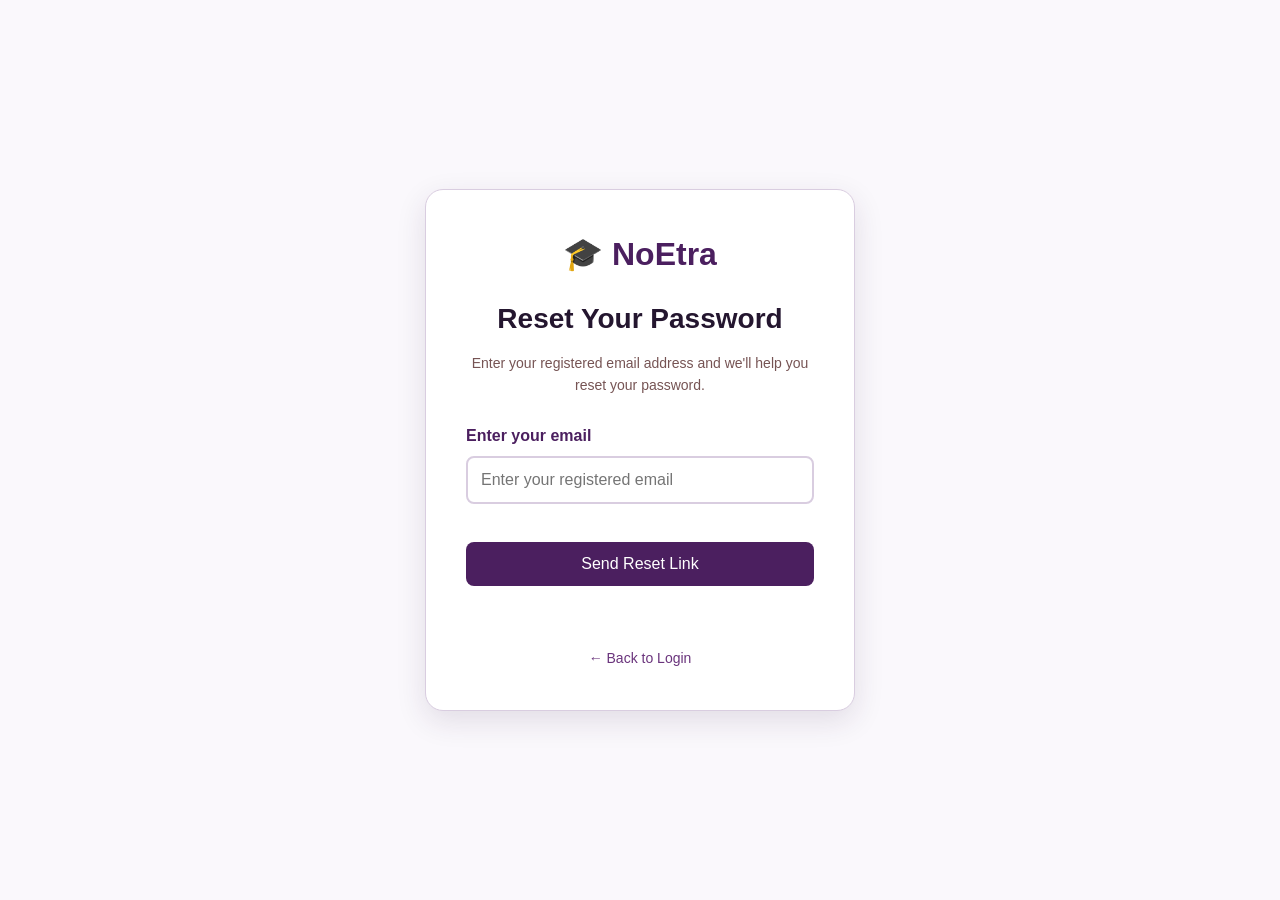
<file: frontend-main/forgot-password.html>
<!DOCTYPE html>
<html lang="en">

<head>

    <meta charset="UTF-8">

    <meta
        name="viewport"
        content="width=device-width, initial-scale=1.0">

    <title>Forgot Password - NoEtra</title>

    <link
        rel="stylesheet"
        href="css/style.css">

</head>


<body>


    <!-- =========================
         FORGOT PASSWORD PAGE
    ========================== -->

    <main class="forgot-page">

        <div class="forgot-card">


            <!-- LOGO -->

            <div class="forgot-logo">
                🎓 NoEtra
            </div>


            <!-- TITLE -->

            <h1>
                Reset Your Password
            </h1>


            <p class="forgot-description">
                Enter your registered email address and
                we'll help you reset your password.
            </p>


            <!-- FORM -->

            <form id="forgotPasswordForm">


                <label for="email">
                    Enter your email
                </label>


                <input
                    type="email"
                    id="email"
                    placeholder="Enter your registered email"
                    autocomplete="email"
                    required
                >


                <button
                    type="submit">

                    Send Reset Link

                </button>


            </form>


            <!-- MESSAGE -->

            <p id="message"></p>


            <!-- BACK TO LOGIN -->

            <div class="back-login">

                <a href="login.html">
                    ← Back to Login
                </a>

            </div>


        </div>

    </main>


    <!-- =========================
         JAVASCRIPT
    ========================== -->

    <script src="js/script.js"></script>


    <script>

        const forgotForm =
            document.getElementById("forgotPasswordForm");


        if (forgotForm) {

            forgotForm.addEventListener(
                "submit",
                function (event) {

                    event.preventDefault();

                    if (typeof submitForgotPassword === "function") {

                        submitForgotPassword();

                    }

                }
            );

        }

    </script>


    <!-- =========================
         FORGOT PASSWORD PAGE CSS
    ========================== -->

    <style>

        /* PAGE */

        .forgot-page {

            min-height: 100vh;

            width: 100%;

            display: flex;

            align-items: center;

            justify-content: center;

            padding: 40px 20px;

            box-sizing: border-box;

            background: #faf8fc;

        }


        /* CARD */

        .forgot-card {

            width: 100%;

            max-width: 430px;

            background: white;

            padding: 40px;

            box-sizing: border-box;

            border-radius: 18px;

            border: 1px solid #d9cde0;

            box-shadow:
                0 10px 30px rgba(53, 21, 67, 0.12);

            text-align: center;

        }


        /* LOGO */

        .forgot-logo {

            color: #4b1f5f;

            font-size: 32px;

            font-weight: bold;

            margin-bottom: 20px;

        }


        /* TITLE */

        .forgot-card h1 {

            color: #24162f;

            font-size: 28px;

            margin: 0 0 12px;

        }


        /* DESCRIPTION */

        .forgot-description {

            color: #75687c;

            font-size: 14px;

            line-height: 1.6;

            margin: 0 0 28px;

        }


        /* FORM */

        #forgotPasswordForm {

            width: 100%;

            display: flex;

            flex-direction: column;

            gap: 0;

            text-align: left;

        }


        /* LABEL */

        #forgotPasswordForm label {

            display: block;

            color: #4b1f5f;

            font-weight: bold;

            margin: 0 0 8px;

        }


        /* INPUT */

        #forgotPasswordForm input {

            width: 100%;

            max-width: none;

            padding: 13px;

            box-sizing: border-box;

            border: 2px solid #d9cde0;

            border-radius: 8px;

            background: white;

            color: #1f1730;

            font-size: 16px;

            outline: none;

        }


        #forgotPasswordForm input:focus {

            border-color: #6a347c;

        }


        /* BUTTON */

        #forgotPasswordForm button {

            width: 100%;

            margin-top: 20px;

            background: #4b1f5f;

            color: white;

            border: none;

            padding: 13px 20px;

            border-radius: 8px;

            font-size: 16px;

            cursor: pointer;

        }


        #forgotPasswordForm button:hover {

            background: #673579;

        }


        /* MESSAGE */

        #message {

            min-height: 20px;

            margin: 16px 0 0;

            text-align: center;

            font-size: 14px;

        }


        /* BACK LOGIN */

        .back-login {

            margin-top: 22px;

            text-align: center;

        }


        .back-login a {

            color: #6a347c;

            text-decoration: none;

            font-size: 14px;

        }


        .back-login a:hover {

            color: #4b1f5f;

            text-decoration: underline;

        }


        /* MOBILE */

        @media (max-width: 480px) {

            .forgot-page {

                padding: 25px 15px;

            }


            .forgot-card {

                padding: 30px 22px;

            }


            .forgot-logo {

                font-size: 28px;

            }


            .forgot-card h1 {

                font-size: 25px;

            }

        }

    </style>


</body>

</html>
</file>
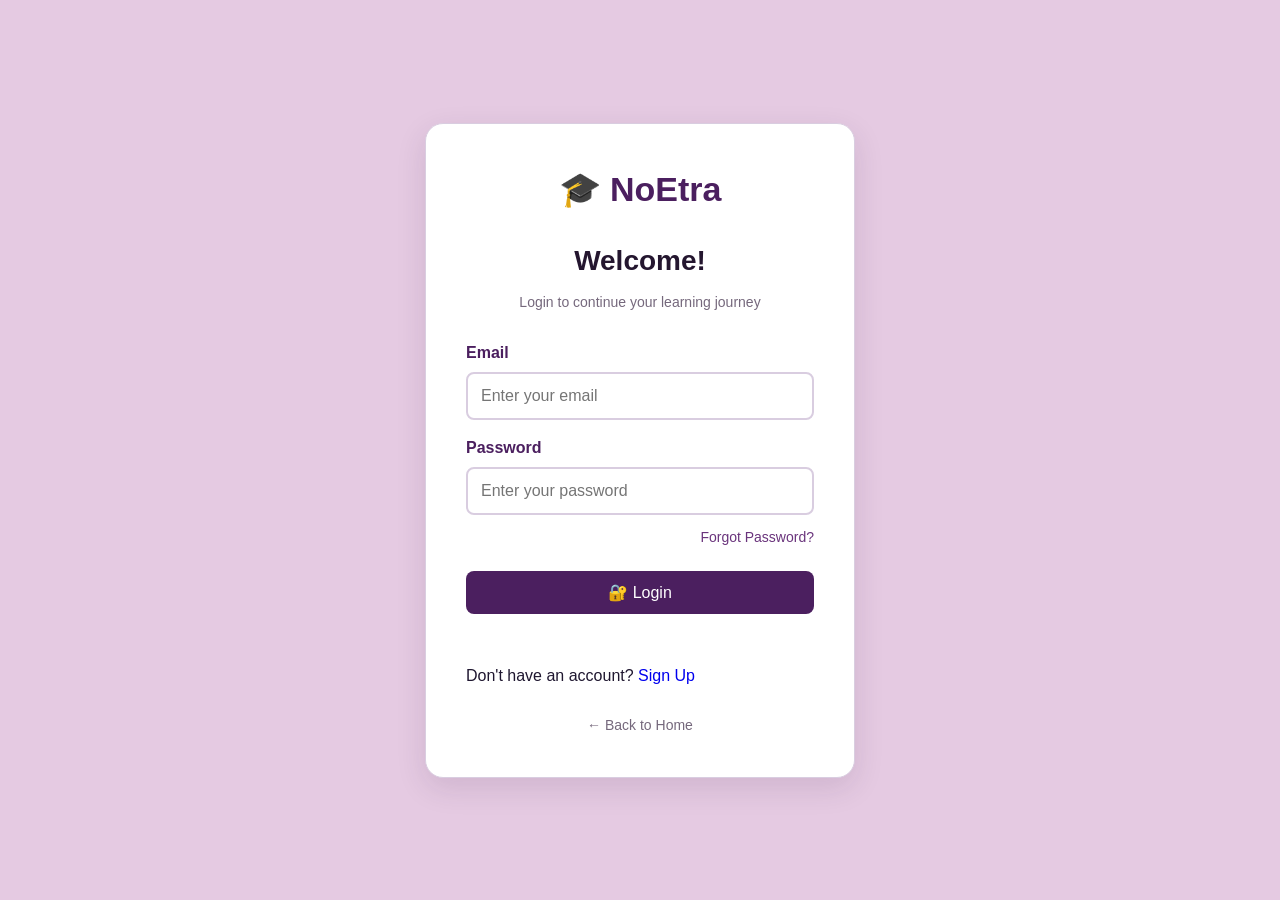
<file: frontend-main/login.html>
<!DOCTYPE html>
<html lang="en">

<head>

    <meta charset="UTF-8">

    <meta
        name="viewport"
        content="width=device-width, initial-scale=1.0"
    >

    <title>Login | NoEtra</title>

    <link
        rel="stylesheet"
        href="css/style.css"
    >

</head>


<body class="login-page">


    <!-- =========================
         LOGIN CONTAINER
    ========================== -->

    <main class="login-container">

        <section class="login-card">


            <!-- LOGO -->

            <div class="logo">
                🎓 NoEtra
            </div>


            <!-- TITLE -->

            <h1>
                Welcome!
            </h1>


            <p class="subtitle">
                Login to continue your learning journey
            </p>


            <!-- =========================
                 LOGIN FORM
            ========================== -->

            <form id="loginForm">


                <!-- EMAIL -->

                <label for="email">
                    Email
                </label>

                <input
                    type="email"
                    id="email"
                    placeholder="Enter your email"
                    autocomplete="email"
                    required
                >


                <!-- PASSWORD -->

                <label for="password">
                    Password
                </label>

                <input
                    type="password"
                    id="password"
                    placeholder="Enter your password"
                    autocomplete="current-password"
                    required
                >


                <!-- =========================
                     FORGOT PASSWORD
                ========================== -->

                <div class="forgot">

                    <a
                        href="forgot-password.html"
                        id="forgotPassword">

                        Forgot Password?

                    </a>

                </div>


                <!-- =========================
                     LOGIN BUTTON
                ========================== -->

                <button
                    type="submit"
                    id="loginBtn">

                    🔐 Login

                </button>


            </form>


            <!-- MESSAGE -->

            <p id="message"></p>

            <p class="signup-link">
    Don't have an account?
    <a href="register.html">Sign Up</a>
</p>

            <!-- =========================
                 BACK TO HOME
            ========================== -->

            <p class="home-link">

                <a href="index.html">
                    ← Back to Home
                </a>

            </p>


        </section>

    </main>


    <!-- =========================
         JAVASCRIPT
    ========================== -->

    <script src="js/script.js"></script>


    <!-- =========================
         FORGOT PASSWORD LINK
    ========================== -->

    <script>

        const forgotPasswordLink =
            document.getElementById("forgotPassword");


        if (forgotPasswordLink) {

            forgotPasswordLink.addEventListener(
                "click",
                function () {

                    window.location.href =
                        "forgot-password.html";

                }
            );

        }

    </script>


</body>

</html>
</file>
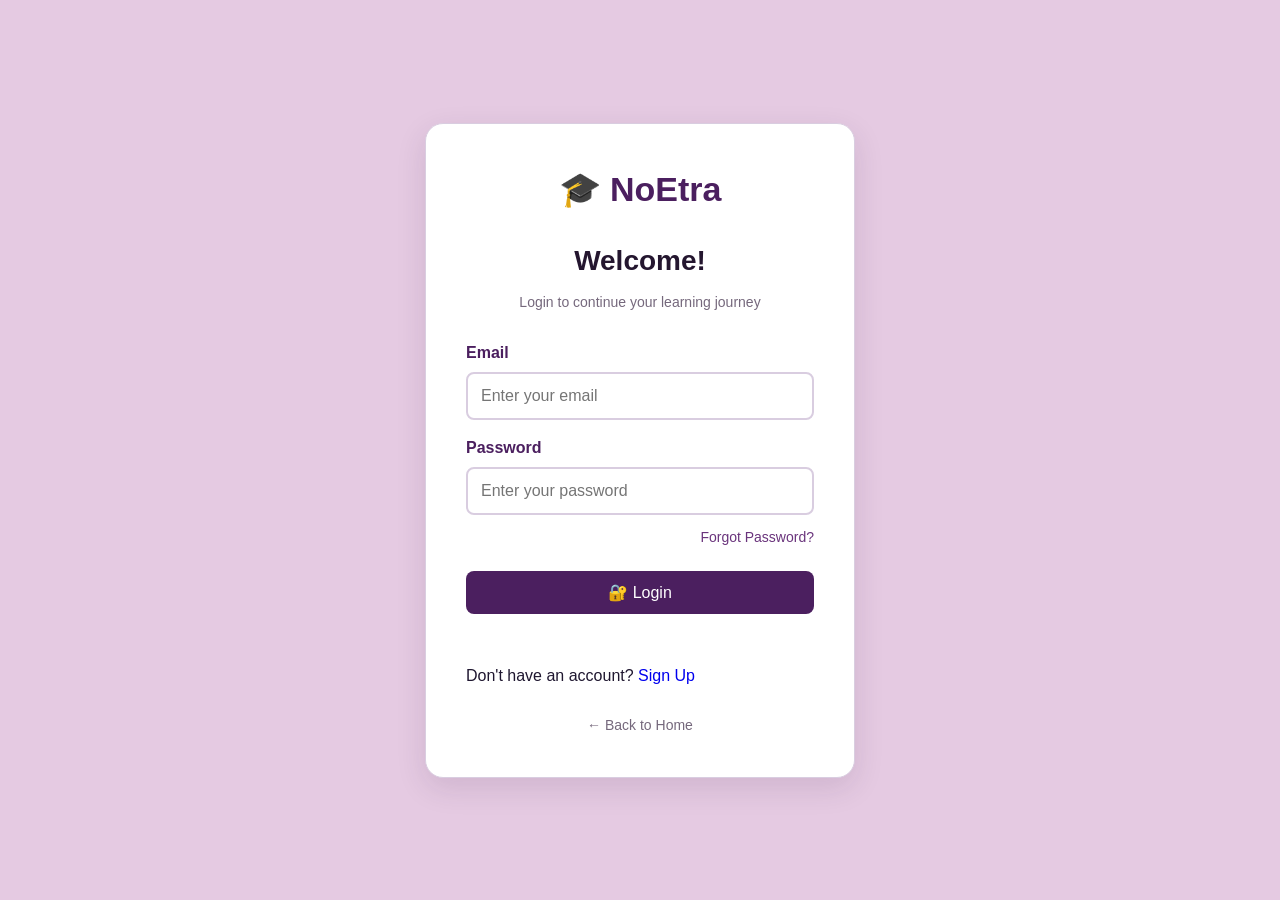
<file: frontend-main/notes.html>
<!DOCTYPE html>
<html lang="en">
<head>
<meta charset="UTF-8">
    <meta name="viewport" content="width=device-width, initial-scale=1.0">
    <title>Dashboard - NoEtra</title>
    <link rel="stylesheet" href="css/style.css">
<style>
:root {
    --ink: #24162f;
    --paper: #faf8fc;
    --paper-raised: #ffffff;
    --line: #dcd8e6;

    --accent: #7e368d;      /* purple */
    --danger: #b5482f;
    --muted: #74716a;

    --font-display: Georgia, 'Times New Roman', serif;
}
.wrap {
  max-width: 960px;
  margin: 0 auto;
  padding: 48px 24px 80px;
}

.page-head {
  display: flex;
  justify-content: space-between;
  align-items: flex-end;
  gap: 20px;
  margin-bottom: 32px;
}

.eyebrow {
  font-size: 12px;
  letter-spacing: 0.14em;
  text-transform: uppercase;
  color: var(--accent);
  font-weight: 600;
  margin-bottom: 8px;
}

.subhead {
  color: var(--muted);
  margin-top: 8px;
}

.primary-btn {
  background: var(--ink);
  border: 1.5px solid var(--ink);
}

.ghost-btn {
  background: transparent;
  color: var(--muted);
  border: 1.5px solid var(--line);
}

.ghost-btn:hover {
  color: var(--ink);
}

#composer {
  background: var(--paper-raised);
  border: 1px solid var(--line);
  border-radius: 12px;
  padding: 24px;
  margin-bottom: 28px;
  display: none;
}

#composer.open {
  display: block;
}

#composer label {
  display: block;
  font-size: 12px;
  text-transform: uppercase;
  letter-spacing: 0.08em;
  color: var(--muted);
  font-weight: 600;
  margin-bottom: 6px;
}

#composer textarea,
.note-card textarea {
  width: 100%;
  min-height: 260px;
  resize: vertical;
}

.composer-actions {
  display: flex;
  gap: 10px;
  justify-content: flex-end;
}

.note-card {
  background: var(--paper-raised);
  border: 1px solid var(--line);
  border-left: 3px solid var(--accent);
}

.note-topic {
  font-size: 12px;
  text-transform: uppercase;
  letter-spacing: 0.08em;
  color: var(--accent);
  font-weight: 600;
  margin-bottom: 10px;
}

.note-content {
  font-family: var(--font-display);
  font-size: 17px;
  line-height: 1.55;
  white-space: pre-wrap;
  word-break: break-word;
}

.note-content a {
  color: var(--accent);
}

.note-footer {
  display: flex;
  justify-content: space-between;
  align-items: center;
  margin-top: 16px;
  padding-top: 14px;
  border-top: 1px solid var(--line);
}

.note-date {
  font-size: 12px;
  color: var(--muted);
}

.note-actions {
  display: flex;
  gap: 14px;
  align-items: center;
}

.edit-btn {
  background: none;
  color: var(--muted);
}

.edit-btn:hover {
  color: var(--accent);
}

.delete-btn {
  background: none;
  color: var(--muted);
}

.delete-btn:hover {
  color: var(--danger);
}

.edit-form label {
  display: block;
  font-size: 12px;
  text-transform: uppercase;
  letter-spacing: 0.08em;
  color: var(--muted);
  font-weight: 600;
  margin-bottom: 6px;
}

.edit-form input,
.edit-form textarea {
  width: 100%;
  margin-bottom: 14px;
}

.empty-state {
  text-align: center;
  padding: 60px 20px;
  color: var(--muted);
}

.toast {
  position: fixed;
  bottom: 24px;
  left: 50%;
  transform: translateX(-50%);
  background: var(--ink);
  color: white;
  padding: 12px 20px;
  border-radius: 8px;
  opacity: 0;
  pointer-events: none;
}

.toast.show {
  opacity: 1;
}

@media (max-width: 480px) {
  .page-head {
    flex-direction: column;
    align-items: flex-start;
  }

  .primary-btn {
    width: 100%;
  }
}
</style>
</head>

<body>

<!-- =====================================================
     NOETRA NAVBAR
===================================================== -->

<header class="navbar">

    <div class="navbar-left">

        <button
            class="menu-toggle"
            id="menuToggle"
            type="button">
            ☰
        </button>

        <div class="logo">
            🎓 NoEtra
        </div>

    </div>

    <div class="navbar-profile" id="navbarProfile">

        <div class="profile-avatar" id="profileAvatar">
            👤
        </div>

        <span
            class="navbar-username"
            id="navbarUsername">
            User
        </span>

    </div>

</header>

<!-- =====================================================
     SIDE MENU OVERLAY
===================================================== -->

<div
    class="menu-overlay"
    id="menuOverlay">
</div>


<!-- =====================================================
     SIDE MENU
===================================================== -->

<aside
    class="side-menu"
    id="sideMenu"
    aria-hidden="true">


    <!-- Close button -->

    <button
        class="close-menu"
        id="closeMenu"
        type="button"
        aria-label="Close menu">

        ×

    </button>


    <!-- Side menu logo -->

    <div class="side-menu-logo">

        🎓 NoEtra

    </div>


    <!-- Side menu links -->

    <nav class="side-menu-links">


        <a href="index.html">
            🏠 Home
        </a>


        <a href="dashboard.html">
            📊 Dashboard
        </a>


        <a href="notes.html">
            📝 Notes
        </a>


        <a href="quiz.html">
            🧠 Quiz
        </a>


        <a href="community.html">
            💬 Community
        </a>


        <a href="bookmark.html">
            🔖 Bookmarks
        </a>


        <a href="resources.html">
            📚 Resources
        </a>


        <a href="roadmap.html">
            🗺️ Roadmap
        </a>


        <a href="progress.html">
            📈 Progress
        </a>


        <a href="rating.html">
            ⭐ Resource Rating
        </a>


        <a href="profile.html">
            👤 Profile
        </a>

    </nav>

</aside>



<div class="wrap">

  <header class="page-head">
    <div>
      <div class="eyebrow">Your notes</div>
      <h1> Notes 📝</h1>
      <div class="subhead">Jot down anything worth remembering while you study.</div>
    </div>
    <button class="primary-btn" onclick="toggleComposer()">+ New note</button>
  </header>

  <div id="composer">
    <label for="noteTopic">Topic</label>
    <input type="text" id="noteTopic" />

    <label for="noteContent">Note</label>
    <textarea id="noteContent"></textarea>

    <div class="composer-actions">
      <button class="ghost-btn" onclick="toggleComposer()">Cancel</button>
      <button class="primary-btn" onclick="createNote()">Save note</button>
    </div>
  </div>

  <div id="notesList"></div>

</div>



<!-- =====================================================
     FOOTER
===================================================== -->

<footer class="footer">

    <div class="footer-content">


        <!-- About -->

        <div class="footer-section">

            <h2>
                NoEtra
            </h2>

            <p>
                Learn anything from one platform through
                roadmaps, resources and quizzes.
            </p>

        </div>


        <!-- Quick Links -->

      <div class="footer-section">

    <h3>Quick Links</h3>

    <ul>

        <li>
            <a href="index.html">Home</a>
        </li>

        <li>
            <a href="dashboard.html">Dashboard</a>
        </li>

        <li>
            <a href="notes.html">Notes</a>
        </li>

        <li>
            <a href="quiz.html">Quiz</a>
        </li>

        <li>
            <a href="community.html">Community</a>
        </li>

        <li>
            <a href="bookmark.html">Bookmarks</a>
        </li>

        <li>
            <a href="resources.html">Resources</a>
        </li>

        <li>
            <a href="roadmap.html">Roadmap</a>
        </li>

        <li>
            <a href="progress.html">Progress</a>
        </li>

        <li>
            <a href="rating.html">Resource Rating</a>
        </li>

        <li>
            <a href="profile.html">Profile</a>
        </li>

    </ul>

</div>






        <!-- Contact -->

        <div class="footer-section">

            <h3>
                Contact
            </h3>

            <p>
                Email: info@noetra.com
            </p>

        </div>


    </div>


    <hr>


    <p class="copyright">

        © 2026 NoEtra. All Rights Reserved.

    </p>

</footer>



<div class="toast" id="toast"></div>

<script>
  /* =========================================================
     SIDE MENU (hamburger)
  ========================================================= */

  const menuToggle = document.getElementById("menuToggle");
  const closeMenu = document.getElementById("closeMenu");
  const sideMenu = document.getElementById("sideMenu");
  const menuOverlay = document.getElementById("menuOverlay");

  if (menuToggle && sideMenu) {

    menuToggle.addEventListener("click", function () {
      sideMenu.classList.add("active");
      if (menuOverlay) {
        menuOverlay.classList.add("active");
      }
    });

  }

  if (closeMenu && sideMenu) {

    closeMenu.addEventListener("click", function () {
      sideMenu.classList.remove("active");
      if (menuOverlay) {
        menuOverlay.classList.remove("active");
      }
    });

  }

  if (menuOverlay && sideMenu) {

    menuOverlay.addEventListener("click", function () {
      sideMenu.classList.remove("active");
      menuOverlay.classList.remove("active");
    });

  }

  if (sideMenu) {

    const menuLinks = sideMenu.querySelectorAll("a");

    menuLinks.forEach(function (link) {
      link.addEventListener("click", function () {
        sideMenu.classList.remove("active");
        if (menuOverlay) {
          menuOverlay.classList.remove("active");
        }
      });
    });

  }

  

  /* =========================================================
     NOTES
  ========================================================= */

  // Point this at your live backend once deployed
  const API_URL = "http://localhost:3000";

  let notesCache = [];

  function getToken() {
    return localStorage.getItem("token");
  }

  function requireLogin() {
    if (!getToken()) {
      window.location.href = "login.html";
      return false;
    }
    return true;
  }

  function showToast(message) {
    const toast = document.getElementById("toast");
    toast.textContent = message;
    toast.classList.add("show");
    setTimeout(() => toast.classList.remove("show"), 2500);
  }

  function escapeHtml(str) {
    const div = document.createElement("div");
    div.textContent = str ?? "";
    return div.innerHTML;
  }

  // Turns plain URLs inside note text into clickable links,
  // without breaking the escaped HTML around them.
  function linkify(escapedText) {
    const urlPattern = /((https?:\/\/|www\.)[^\s<]+)/gi;
    return escapedText.replace(urlPattern, (match) => {
      const href = match.startsWith("http") ? match : `https://${match}`;
      return `<a href="${href}" target="_blank" rel="noopener noreferrer">${match}</a>`;
    });
  }

  function toggleComposer() {
    const composer = document.getElementById("composer");
    composer.classList.toggle("open");
    if (composer.classList.contains("open")) {
      document.getElementById("noteTopic").focus();
    } else {
      document.getElementById("noteTopic").value = "";
      document.getElementById("noteContent").value = "";
    }
  }

  async function loadNotes() {
    if (!requireLogin()) return;

    try {
      const res = await fetch(`${API_URL}/api/notes`, {
        headers: { "Authorization": `Bearer ${getToken()}` }
      });

      if (res.status === 401 || res.status === 403) {
        localStorage.removeItem("token");
        window.location.href = "login.html";
        return;
      }

      const notes = await res.json();
      const list = document.getElementById("notesList");

      if (notes.length === 0) {
        notesCache = [];
        list.innerHTML = `<div class="empty-state">No notes yet — write your first one above.</div>`;
        return;
      }

      const sorted = [...notes].sort(
        (a, b) => new Date(b.created_at) - new Date(a.created_at)
      );

      notesCache = sorted;

      list.innerHTML = sorted.map(note => renderNoteCard(note)).join("");
    } catch (err) {
      showToast("Couldn't load notes. Is the server running?");
    }
  }

  function renderNoteCard(note) {
    return `
      <div class="note-card" id="note-${note.note_id}">
        <div class="note-topic">${escapeHtml(note.topic_name)}</div>
        <div class="note-content">${linkify(escapeHtml(note.note))}</div>
        <div class="note-footer">
          <div class="note-date">${formatDate(note.created_at)}</div>
          <div class="note-actions">
            <button class="edit-btn" onclick="startEditNote(${note.note_id})">Edit</button>
            <button class="delete-btn" onclick="deleteNote(${note.note_id})">Delete</button>
          </div>
        </div>
      </div>
    `;
  }

  function formatDate(isoString) {
    const date = new Date(isoString);
    return date.toLocaleDateString(undefined, { month: "short", day: "numeric", year: "numeric" });
  }

  async function createNote() {
    const topic = document.getElementById("noteTopic").value.trim();
    const content = document.getElementById("noteContent").value.trim();

    if (!topic || !content) {
      showToast("Add a topic and some note content first.");
      return;
    }

    try {
      const res = await fetch(`${API_URL}/api/notes`, {
        method: "POST",
        headers: {
          "Content-Type": "application/json",
          "Authorization": `Bearer ${getToken()}`
        },
        body: JSON.stringify({ topic, content })
      });

      const data = await res.json();

      if (!res.ok) {
        showToast(data.error || "Couldn't save that note.");
        return;
      }

      toggleComposer();
      showToast("Note saved.");
      loadNotes();
    } catch (err) {
      showToast("Something went wrong saving your note.");
    }
  }

  /* ---------- edit note ---------- */

  function startEditNote(noteId) {
    const note = notesCache.find(n => n.note_id === noteId);
    if (!note) return;

    const card = document.getElementById(`note-${noteId}`);
    if (!card) return;

    card.innerHTML = `
      <div class="edit-form">
        <label for="editTopic-${noteId}">Topic</label>
        <input type="text" id="editTopic-${noteId}" value="${escapeHtml(note.topic_name)}" />

        <label for="editContent-${noteId}">Note</label>
        <textarea id="editContent-${noteId}">${escapeHtml(note.note)}</textarea>

        <div class="composer-actions">
          <button class="ghost-btn" onclick="loadNotes()">Cancel</button>
          <button class="primary-btn" onclick="saveEditNote(${noteId})">Save changes</button>
        </div>
      </div>
    `;
  }

  async function saveEditNote(noteId) {
    const topic = document.getElementById(`editTopic-${noteId}`).value.trim();
    const content = document.getElementById(`editContent-${noteId}`).value.trim();

    if (!topic || !content) {
      showToast("Add a topic and some note content first.");
      return;
    }

    try {
      const res = await fetch(`${API_URL}/api/notes/${noteId}`, {
        method: "PUT",
        headers: {
          "Content-Type": "application/json",
          "Authorization": `Bearer ${getToken()}`
        },
        body: JSON.stringify({ topic, content })
      });

      const data = await res.json();

      if (!res.ok) {
        showToast(data.error || "Couldn't update that note.");
        return;
      }

      showToast("Note updated.");
      loadNotes();
    } catch (err) {
      showToast("Something went wrong updating the note.");
    }
  }

  /* ---------- delete note ---------- */

  async function deleteNote(noteId) {
    try {
      const res = await fetch(`${API_URL}/api/notes/${noteId}`, {
        method: "DELETE",
        headers: { "Authorization": `Bearer ${getToken()}` }
      });

      const data = await res.json();

      if (!res.ok) {
        showToast(data.error || "Couldn't delete that note.");
        return;
      }

      showToast("Note deleted.");
      loadNotes();
    } catch (err) {
      showToast("Something went wrong deleting the note.");
    }
  }

  loadNotes();
</script>

<!-- =========================
         NAVBAR PROFILE -> profile.html
         + username display
    ========================== -->

    <script>
    (function () {

        const navbarProfile = document.getElementById("navbarProfile");

        if (navbarProfile) {

            navbarProfile.addEventListener("click", function () {
                window.location.href = "profile.html";
            });

            navbarProfile.addEventListener("keydown", function (event) {
                if (event.key === "Enter" || event.key === " ") {
                    event.preventDefault();
                    window.location.href = "profile.html";
                }
            });

        }


        const navbarUsername = document.getElementById("navbarUsername");
        const savedUser = localStorage.getItem("user");

        if (navbarUsername && savedUser) {

            try {

                const user = JSON.parse(savedUser);

                const name =
                    user.full_name ||
                    user.username ||
                    user.name ||
                    user.email ||
                    "User";

                navbarUsername.textContent = name;

            } catch (error) {

                console.error("User data error:", error);

            }

        }

    })();
    </script>
</file>
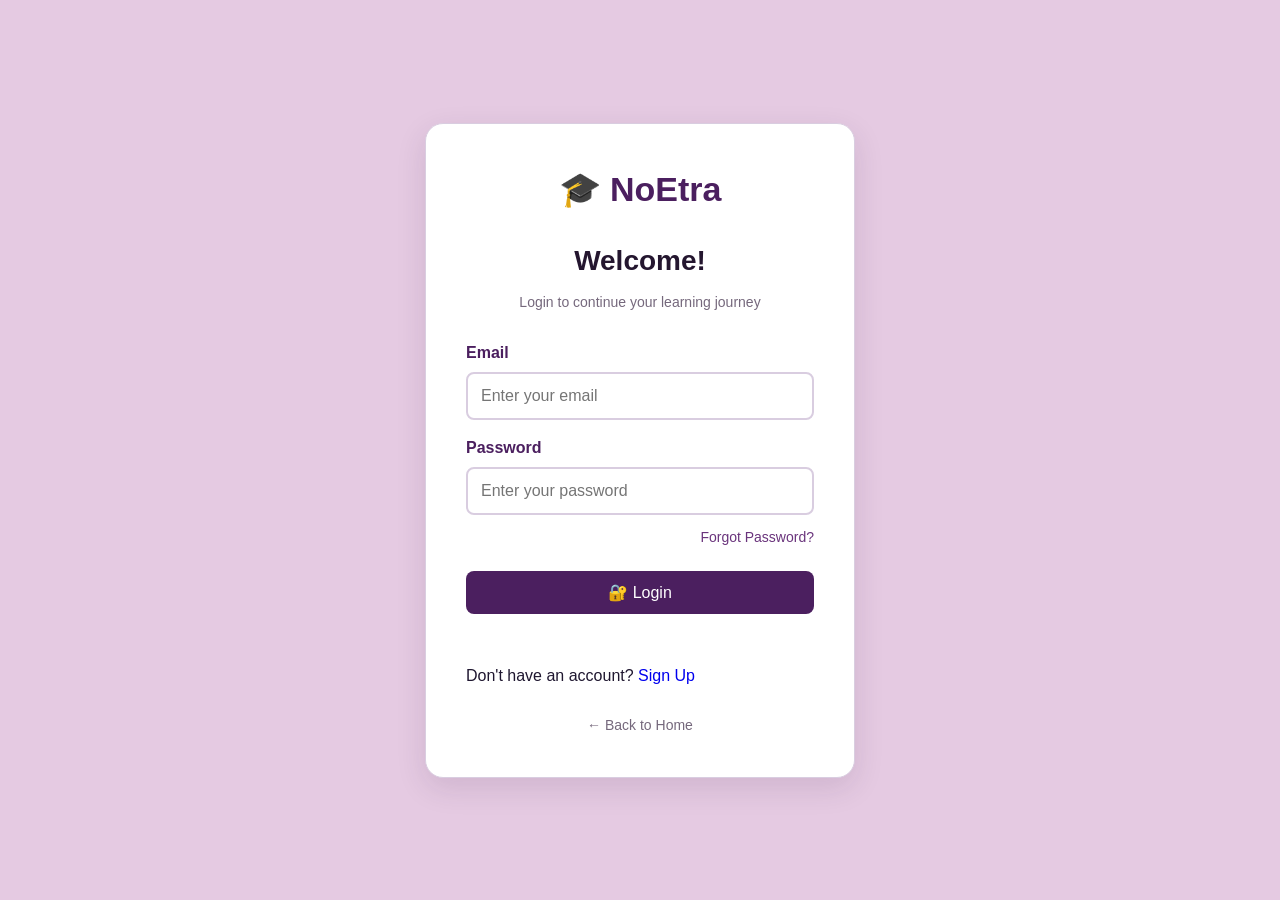
<file: frontend-main/profile.html>
<!DOCTYPE html>
<html lang="en">
<head>
<meta charset="UTF-8" />
<meta name="viewport" content="width=device-width, initial-scale=1.0" />
<title>My Profile — NoEtra</title>
<link rel="stylesheet" href="css/style.css">
<style>
  :root {
    --ink: #24162f;

    --paper: #faf8fc;
    --paper-raised: #ffffff;

    --line: #ddd6e6;

    --accent: #7e368d;
    --accent-soft: #ede2f2;

    --danger: #b5482f;

    --muted: #6f687c;

    --font-display: Arial, Helvetica, sans-serif;
    --font-ui: -apple-system, BlinkMacSystemFont, 'Segoe UI', Roboto, sans-serif;
}

  * { box-sizing: border-box; }

  body {
    margin: 0;
    background: var(--paper);
    color: var(--ink);
    font-family: var(--font-ui);
    min-height: 100vh;
  }

  .wrap {
    max-width: 640px;
    margin: 0 auto;
    padding: 48px 24px 80px;
  }

  header.page-head {
    margin-bottom: 32px;
  }

  .eyebrow {
    font-size: 12px;
    letter-spacing: 0.14em;
    text-transform: uppercase;
    color: var(--accent);
    font-weight: 600;
    margin-bottom: 8px;
  }

  .subhead {
    color: var(--muted);
    margin-top: 8px;
    font-size: 15px;
  }

  /* ---------- Profile card ---------- */

  .profile-card {
    background: var(--paper-raised);
    border: 1px solid var(--line);
    border-radius: 14px;
    padding: 32px;
  }

  
  .profile-header {
    display: flex;
    align-items: center;
    gap: 20px;
    margin-bottom: 28px;
    padding-bottom: 28px;
    border-bottom: 1px solid var(--line);
  }

  .avatar {
    width: 72px;
    height: 72px;
    border-radius: 50%;
    background: var(--accent);
    color: white;
    font-family: var(--font-display);
    font-size: 28px;
    display: flex;
    align-items: center;
    justify-content: center;
    flex-shrink: 0;
  }

  .profile-header-text .name {
    font-family: var(--font-display);
    font-size: 22px;
  }

  .profile-header-text .role {
    font-size: 13px;
    color: var(--accent);
    text-transform: uppercase;
    letter-spacing: 0.08em;
    font-weight: 600;
    margin-top: 4px;
  }

  /* view mode */

  .field-row {
    display: flex;
    justify-content: space-between;
    align-items: center;
    padding: 16px 0;
    border-bottom: 1px solid var(--line);
    gap: 16px;
  }

  .field-row:last-child { border-bottom: none; }

  .field-label {
    font-size: 12px;
    text-transform: uppercase;
    letter-spacing: 0.08em;
    color: var(--muted);
    font-weight: 600;
  }

  .field-value {
    font-size: 16px;
    text-align: right;
    word-break: break-word;
  }

  /* edit mode */

  #editForm { display: none; }

  #editForm label {
    display: block;
    font-size: 12px;
    text-transform: uppercase;
    letter-spacing: 0.08em;
    color: var(--muted);
    font-weight: 600;
    margin-bottom: 6px;
  }

  #editForm input {
    width: 100%;
    padding: 12px 14px;
    font-size: 15px;
    font-family: var(--font-ui);
    border: 1.5px solid var(--line);
    border-radius: 8px;
    background: var(--paper-raised);
    color: var(--ink);
    margin-bottom: 18px;
  }

  #editForm input:focus {
    outline: none;
    border-color: var(--accent);
  }

  .card-actions {
    display: flex;
    justify-content: flex-end;
    gap: 10px;
    margin-top: 8px;
  }

  button {
    font-family: var(--font-ui);
    font-size: 14px;
    font-weight: 600;
    padding: 11px 20px;
    border-radius: 8px;
    border: 1.5px solid var(--line);
    background: var(--paper-raised);
    color: var(--ink);
    cursor: pointer;
    transition: border-color 0.12s ease, opacity 0.12s ease;
  }

  button:hover { border-color: var(--accent); }

  .primary-btn {
    background: var(--ink);
    color: var(--paper);
    border-color: var(--ink);
  }
  .primary-btn:hover { opacity: 0.9; border-color: var(--ink); }

  .danger-btn {
    background: none;
    color: var(--danger);
    border-color: var(--line);
  }
  .danger-btn:hover { border-color: var(--danger); }

  .page-actions {
    display: flex;
    justify-content: space-between;
    align-items: center;
    margin-top: 24px;
  }

  .back-link {
    background: none;
    border: none;
    color: var(--muted);
    font-size: 14px;
    cursor: pointer;
    padding: 4px 0;
  }
  .back-link:hover { color: var(--ink); }

  .loading-state {
    text-align: center;
    padding: 60px 20px;
    color: var(--muted);
  }

  .toast {
    position: fixed;
    bottom: 24px;
    left: 50%;
    transform: translateX(-50%) translateY(10px);
    background: var(--ink);
    color: var(--paper);
    padding: 12px 20px;
    border-radius: 8px;
    font-size: 14px;
    opacity: 0;
    pointer-events: none;
    transition: all 0.2s ease;
  }
  .toast.show { opacity: 1; transform: translateX(-50%) translateY(0); }

  @media (max-width: 480px) {
    .field-row {
      flex-direction: column;
      align-items: flex-start;
      gap: 4px;
    }
    .field-value { text-align: left; }
    .page-actions { flex-direction: column-reverse; gap: 14px; align-items: stretch; }
    .page-actions button { width: 100%; }
  }
</style>
</head>
<body>

<!-- =====================================================
     NOETRA NAVBAR
===================================================== -->

<header class="navbar">

    <div class="logo">
        🎓 NoEtra
    </div>

    <button
        class="menu-toggle"
        id="menuToggle"
        type="button"
        aria-label="Open menu">

        ☰

    </button>

</header>


<!-- =====================================================
     SIDE MENU OVERLAY
===================================================== -->

<div
    class="menu-overlay"
    id="menuOverlay">
</div>


<!-- =====================================================
     SIDE MENU
===================================================== -->

<aside
    class="side-menu"
    id="sideMenu">


    <!-- Close button -->

    <button
        class="close-menu"
        id="closeMenu"
        type="button"
        aria-label="Close menu">

        ×

    </button>


    <!-- Side menu logo -->

    <div class="side-menu-logo">

        🎓 NoEtra

    </div>


    <!-- Side menu links -->

    <nav class="side-menu-links">


        <a href="index.html">
            🏠 Home
        </a>


        <a href="dashboard.html">
            📊 Dashboard
        </a>


        <a href="notes.html">
            📝 Notes
        </a>


        <a href="quiz.html">
            🧠 Quiz
        </a>


        <a href="community.html">
            💬 Community
        </a>


        <a href="bookmark.html">
            🔖 Bookmarks
        </a>


        <a href="resources.html">
            📚 Resources
        </a>


        <a href="roadmap.html">
            🗺️ Roadmap
        </a>


        <a href="progress.html">
            📈 Progress
        </a>


        <a href="rating.html">
            ⭐ Resource Rating
        </a>


        <a href="profile.html">
            👤 Profile
        </a>




    </nav>

</aside>


<div class="wrap">

  <header class="page-head">
    <div class="eyebrow">Account</div>
   
    <h1>My Profile 👤 </h1>
    <div class="subhead">View and update your account details.</div>
  </header>

  <div id="loadingState" class="loading-state">Loading your profile…</div>

  <div class="profile-card" id="profileCard" style="display:none;">
    
    <div class="profile-header">
      <div class="avatar" id="avatarInitials"></div>
      <div class="profile-header-text">
        <div class="name" id="displayName"></div>
        <div class="role" id="displayRole"></div>
      </div>
    </div>

    <!-- ===== View mode ===== -->
    <div id="viewMode">
      <div class="field-row">
        <div class="field-label">Full name</div>
        <div class="field-value" id="viewFullName"></div>
      </div>
      <div class="field-row">
        <div class="field-label">Username</div>
        <div class="field-value" id="viewUsername"></div>
      </div>
      <div class="field-row">
        <div class="field-label">Email</div>
        <div class="field-value" id="viewEmail"></div>
      </div>

      <div class="card-actions">
        <button class="primary-btn" onclick="enterEditMode()">Edit profile</button>
      </div>
    </div>

    <!-- ===== Edit mode ===== -->
    <form id="editForm" onsubmit="return false;">
      <label for="editFullName">Full name</label>
      <input type="text" id="editFullName" />

      <label for="editUsername">Username</label>
      <input type="text" id="editUsername" />

      <label for="editEmail">Email</label>
      <input type="email" id="editEmail" />

      <div class="card-actions">
        <button type="button" onclick="cancelEdit()">Cancel</button>
        <button type="button" class="primary-btn" onclick="saveProfile()">Save changes</button>
      </div>
    </form>

  </div>

  <div class="page-actions">
    <button class="back-link" onclick="window.location.href='dashboard.html'">← Back to dashboard</button>
    <button class="danger-btn" onclick="logout()">Logout</button>
  </div>

</div>



<!-- =====================================================
     FOOTER
===================================================== -->

<footer class="footer">

    <div class="footer-content">


        <!-- About -->

        <div class="footer-section">

            <h2>
                NoEtra
            </h2>

            <p>
                Learn anything from one platform through
                roadmaps, resources and quizzes.
            </p>

        </div>


        <!-- Quick Links -->

        
              <div class="footer-section">

    <h3>Quick Links</h3>

    <ul>

        <li>
            <a href="index.html">Home</a>
        </li>

        <li>
            <a href="dashboard.html">Dashboard</a>
        </li>

        <li>
            <a href="notes.html">Notes</a>
        </li>

        <li>
            <a href="quiz.html">Quiz</a>
        </li>

        <li>
            <a href="community.html">Community</a>
        </li>

        <li>
            <a href="bookmark.html">Bookmarks</a>
        </li>

        <li>
            <a href="resources.html">Resources</a>
        </li>

        <li>
            <a href="roadmap.html">Roadmap</a>
        </li>

        <li>
            <a href="progress.html">Progress</a>
        </li>

        <li>
            <a href="rating.html">Resource Rating</a>
        </li>

        <li>
            <a href="profile.html">Profile</a>
        </li>

    </ul>

</div>    
          
       


        <!-- Contact -->

        <div class="footer-section">

            <h3>
                Contact
            </h3>

            <p>
                Email: info@noetra.com
            </p>

        </div>


    </div>


    <hr>


    <p class="copyright">

        © 2026 NoEtra. All Rights Reserved.

    </p>

</footer>



<div class="toast" id="toast"></div>

<script>
  /* =========================================================
     SIDE MENU (hamburger)
     Same "active" class pattern used in notes.html / quiz.html /
     bookmark.html.
  ========================================================= */

  const menuToggle = document.getElementById("menuToggle");
  const closeMenu = document.getElementById("closeMenu");
  const sideMenu = document.getElementById("sideMenu");
  const menuOverlay = document.getElementById("menuOverlay");

  if (menuToggle && sideMenu) {

    menuToggle.addEventListener("click", function () {
      sideMenu.classList.add("active");
      if (menuOverlay) {
        menuOverlay.classList.add("active");
      }
    });

  }

  if (closeMenu && sideMenu) {

    closeMenu.addEventListener("click", function () {
      sideMenu.classList.remove("active");
      if (menuOverlay) {
        menuOverlay.classList.remove("active");
      }
    });

  }

  if (menuOverlay && sideMenu) {

    menuOverlay.addEventListener("click", function () {
      sideMenu.classList.remove("active");
      menuOverlay.classList.remove("active");
    });

  }

  if (sideMenu) {

    const menuLinks = sideMenu.querySelectorAll("a");

    menuLinks.forEach(function (link) {
      link.addEventListener("click", function () {
        sideMenu.classList.remove("active");
        if (menuOverlay) {
          menuOverlay.classList.remove("active");
        }
      });
    });

  }

  /* =========================================================
     PROFILE
  ========================================================= */

  // Point this at your live backend once deployed
  const API_URL = "http://localhost:3000";

  let currentProfile = null;

  function getToken() {
    return localStorage.getItem("token");
  }

  function authHeaders() {
    return {
      "Content-Type": "application/json",
      "Authorization": `Bearer ${getToken()}`
    };
  }

  function requireLogin() {
    if (!getToken()) {
      window.location.href = "login.html";
      return false;
    }
    return true;
  }

  function logout() {
    localStorage.removeItem("token");
    localStorage.removeItem("user");
    window.location.href = "login.html";
  }

  function showToast(message) {
    const toast = document.getElementById("toast");
    toast.textContent = message;
    toast.classList.add("show");
    setTimeout(() => toast.classList.remove("show"), 2500);
  }

  function escapeHtml(str) {
    const div = document.createElement("div");
    div.textContent = str ?? "";
    return div.innerHTML;
  }

  function getInitials(name) {
    if (!name) return "?";
    const parts = name.trim().split(/\s+/);
    const initials = parts.slice(0, 2).map(p => p[0]?.toUpperCase() || "");
    return initials.join("") || "?";
  }

  /* ---------- load profile ---------- */

  async function loadProfile() {
    if (!requireLogin()) return;

    try {
      const res = await fetch(`${API_URL}/api/profile`, {
        method: "GET",
        headers: authHeaders()
      });

      if (res.status === 401 || res.status === 403) {
        logout();
        return;
      }

      const profile = await res.json();

      if (!res.ok) {
        showToast(profile.error || "Couldn't load your profile.");
        return;
      }

      currentProfile = profile;
      renderProfile(profile);

      document.getElementById("loadingState").style.display = "none";
      document.getElementById("profileCard").style.display = "block";

      // keep the cached user in sync for other pages that read it
      localStorage.setItem("user", JSON.stringify({ ...profile, token: getToken() }));

    } catch (err) {
      document.getElementById("loadingState").textContent =
        "Couldn't connect to the backend.";
    }
  }

  function renderProfile(profile) {
    const displayName = profile.full_name || profile.username || profile.email || "Your account";

    document.getElementById("avatarInitials").textContent = getInitials(displayName);
    document.getElementById("displayName").textContent = displayName;
    document.getElementById("displayRole").textContent = profile.role ? profile.role : "Member";

    document.getElementById("viewFullName").textContent = profile.full_name || "—";
    document.getElementById("viewUsername").textContent = profile.username || "—";
    document.getElementById("viewEmail").textContent = profile.email || "—";
  }

  /* ---------- edit mode ---------- */

  function enterEditMode() {
    document.getElementById("editFullName").value = currentProfile.full_name || "";
    document.getElementById("editUsername").value = currentProfile.username || "";
    document.getElementById("editEmail").value = currentProfile.email || "";

    document.getElementById("viewMode").style.display = "none";
    document.getElementById("editForm").style.display = "block";
  }

  function cancelEdit() {
    document.getElementById("editForm").style.display = "none";
    document.getElementById("viewMode").style.display = "block";
  }

  async function saveProfile() {
    const full_name = document.getElementById("editFullName").value.trim();
    const username = document.getElementById("editUsername").value.trim();
    const email = document.getElementById("editEmail").value.trim();

    if (!full_name || !username || !email) {
      showToast("Please fill in all fields.");
      return;
    }

    try {
      const res = await fetch(`${API_URL}/api/profile`, {
        method: "PUT",
        headers: authHeaders(),
        body: JSON.stringify({ full_name, username, email })
      });

      const data = await res.json();

      if (!res.ok) {
        showToast(data.error || "Couldn't update your profile.");
        return;
      }

      currentProfile = { ...currentProfile, ...data };
      renderProfile(currentProfile);
      localStorage.setItem("user", JSON.stringify({ ...currentProfile, token: getToken() }));

      cancelEdit();
      showToast("Profile updated.");

    } catch (err) {
      showToast("Something went wrong updating your profile.");
    }
  }

  // ---------- Init ----------
  loadProfile();
</script>

</body>
</html>
</file>
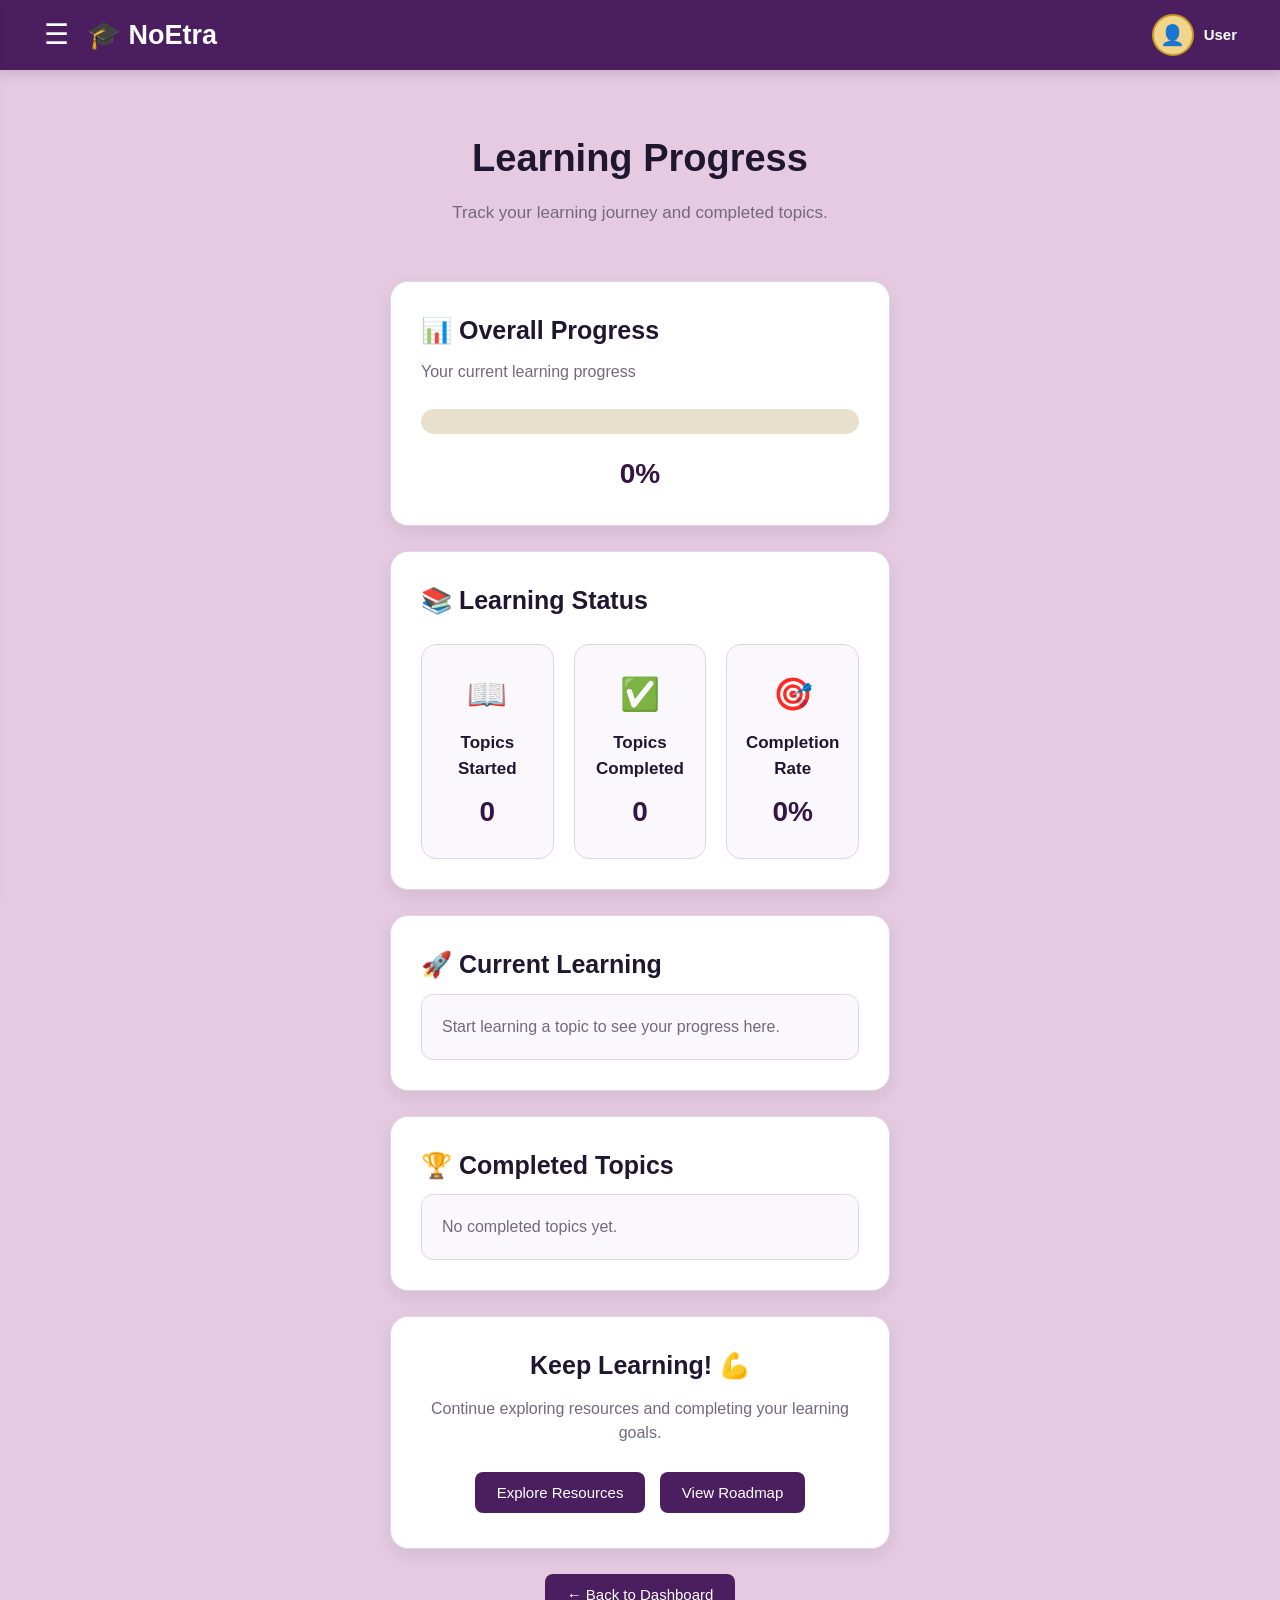
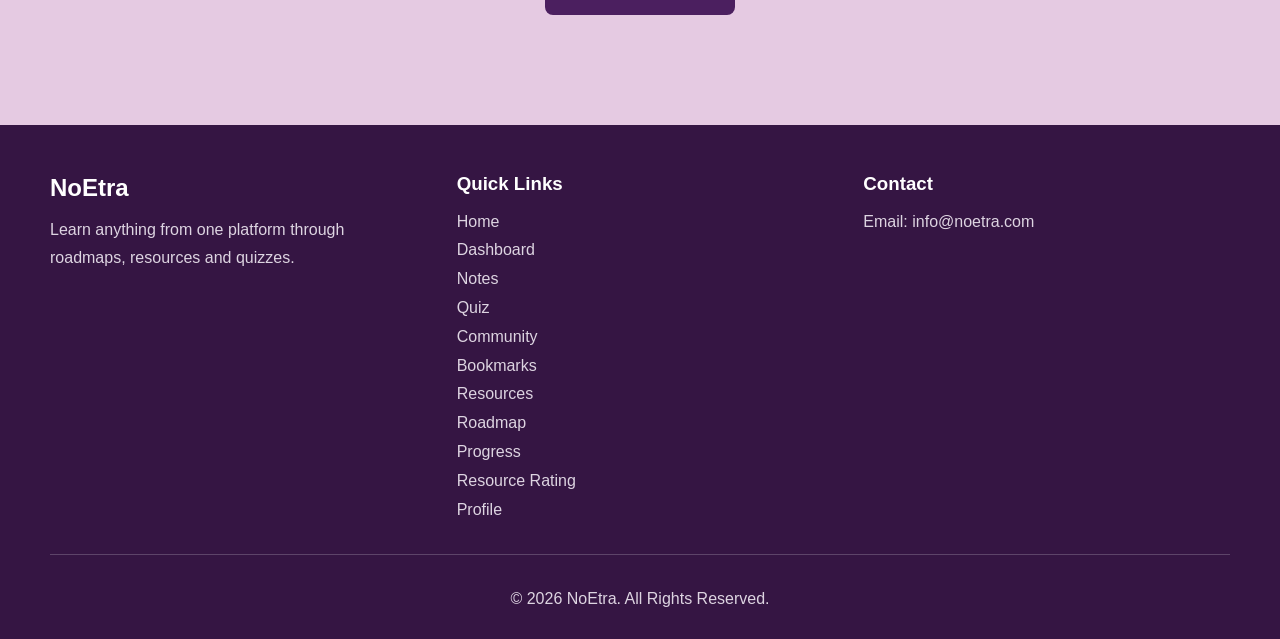
<file: frontend-main/progress.html>
<!DOCTYPE html>
<html lang="en">

<head>

    <meta charset="UTF-8">

    <meta name="viewport" content="width=device-width, initial-scale=1.0">

    <title>NoEtra - Learning Progress</title>

    <link rel="stylesheet" href="css/style.css">

</head>


<body class="progress-page">


<!-- =========================
     NOETRA NAVBAR
========================= -->

<header class="navbar">

    <div class="navbar-left">

        <button
            class="menu-toggle"
            id="menuToggle"
            type="button">
            ☰
        </button>

        <div class="logo">
            🎓 NoEtra
        </div>

    </div>

    <div class="navbar-profile" id="navbarProfile">

        <div class="profile-avatar" id="profileAvatar">
            👤
        </div>

        <span
            class="navbar-username"
            id="navbarUsername">
            User
        </span>

    </div>

</header>


<!-- =========================
     SIDE MENU OVERLAY
========================= -->

<div
    class="menu-overlay"
    id="menuOverlay">
</div>


<!-- =========================
     SIDE MENU
========================= -->

<aside
    class="side-menu"
    id="sideMenu">

    <button
        class="close-menu"
        id="closeMenu"
        type="button"
        aria-label="Close menu">

        ×

    </button>


    <div class="side-menu-logo">
        🎓 NoEtra
    </div>


    <nav class="side-menu-links">

        <a href="index.html">
            🏠 Home
        </a>

        <a href="dashboard.html">
            📊 Dashboard
        </a>

        <a href="notes.html">
            📝 Notes
        </a>

        <a href="quiz.html">
            🧠 Quiz
        </a>

        <a href="community.html">
            💬 Community
        </a>

        <a href="bookmark.html">
            🔖 Bookmarks
        </a>

        <a href="resources.html">
            📚 Resources
        </a>

        <a href="roadmap.html">
            🗺️ Roadmap
        </a>

        <a href="progress.html">
            📈 Progress
        </a>

        <a href="rating.html">
            ⭐ Resource Rating
        </a>

        <a href="profile.html">
            👤 Profile
        </a>

       

    </nav>

</aside>


<!-- =========================
     PAGE HEADER
========================= -->

<header class="progress-header">

    <h1>
        Learning Progress
    </h1>

    <p>
        Track your learning journey and completed topics.
    </p>

</header>


<!-- =========================
     MAIN CONTENT
========================= -->

<main class="progress-container">


    <!-- OVERALL PROGRESS -->

    <section class="progress-card">

        <h2>
            📊 Overall Progress
        </h2>

        <p>
            Your current learning progress
        </p>


        <div class="progress-bar-container">

            <progress
                id="progressBar"
                value="0"
                max="100">
            </progress>

        </div>


        <h3 id="progressText">
            0%
        </h3>

    </section>


    <!-- LEARNING STATUS -->

    <section class="progress-card">

        <h2>
            📚 Learning Status
        </h2>


        <div class="progress-stats">

            <div class="progress-stat">

                <span class="progress-icon">
                    📖
                </span>

                <h3>
                    Topics Started
                </h3>

                <p id="topicsStarted">
                    0
                </p>

            </div>


            <div class="progress-stat">

                <span class="progress-icon">
                    ✅
                </span>

                <h3>
                    Topics Completed
                </h3>

                <p id="topicsCompleted">
                    0
                </p>

            </div>


            <div class="progress-stat">

                <span class="progress-icon">
                    🎯
                </span>

                <h3>
                    Completion Rate
                </h3>

                <p id="completionRate">
                    0%
                </p>

            </div>

        </div>

    </section>


    <!-- CURRENT LEARNING -->

    <section class="progress-card">

        <h2>
            🚀 Current Learning
        </h2>

        <div id="currentLearning">

            <p>
                Start learning a topic to see your progress here.
            </p>

        </div>

    </section>


    <!-- COMPLETED TOPICS -->

    <section class="progress-card">

        <h2>
            🏆 Completed Topics
        </h2>


        <div id="completedTopics">

            <p>
                No completed topics yet.
            </p>

        </div>

    </section>


    <!-- PROGRESS ACTION -->

    <section class="progress-card progress-action">

        <h2>
            Keep Learning! 💪
        </h2>

        <p>
            Continue exploring resources and completing your learning goals.
        </p>


        <button
            type="button"
            onclick="window.location.href='resources.html'">

            Explore Resources

        </button>


        <button
            type="button"
            onclick="window.location.href='roadmap.html'">

            View Roadmap

        </button>

    </section>


    <!-- BACK TO DASHBOARD -->

    <button
        type="button"
        class="back-dashboard-btn"
        onclick="goDashboard()">

        ← Back to Dashboard

    </button>


</main>


<!-- =========================
     FOOTER
========================= -->

<footer class="footer">

    <div class="footer-content">


        <div class="footer-section">

            <h2>
                NoEtra
            </h2>

            <p>
                Learn anything from one platform through
                roadmaps, resources and quizzes.
            </p>

        </div>


     <div class="footer-section">

    <h3>Quick Links</h3>

    <ul>

        <li>
            <a href="index.html">Home</a>
        </li>

        <li>
            <a href="dashboard.html">Dashboard</a>
        </li>

        <li>
            <a href="notes.html">Notes</a>
        </li>

        <li>
            <a href="quiz.html">Quiz</a>
        </li>

        <li>
            <a href="community.html">Community</a>
        </li>

        <li>
            <a href="bookmark.html">Bookmarks</a>
        </li>

        <li>
            <a href="resources.html">Resources</a>
        </li>

        <li>
            <a href="roadmap.html">Roadmap</a>
        </li>

        <li>
            <a href="progress.html">Progress</a>
        </li>

        <li>
            <a href="rating.html">Resource Rating</a>
        </li>

        <li>
            <a href="profile.html">Profile</a>
        </li>

    </ul>

</div>



        <div class="footer-section">

            <h3>
                Contact
            </h3>

            <p>
                Email: info@noetra.com
            </p>

        </div>


    </div>


    <hr>


    <p class="copyright">

        © 2026 NoEtra. All Rights Reserved.

    </p>

</footer>


<!-- =========================
     MAIN JAVASCRIPT
========================= -->

<script src="js/script.js"></script>


<!-- =========================
     HAMBURGER MENU
========================= -->

<script>

    const menuToggle =
        document.getElementById("menuToggle");

    const closeMenu =
        document.getElementById("closeMenu");

    const sideMenu =
        document.getElementById("sideMenu");

    const menuOverlay =
        document.getElementById("menuOverlay");


    if (menuToggle && sideMenu) {

        menuToggle.addEventListener("click", function () {

            sideMenu.classList.add("active");

            if (menuOverlay) {
                menuOverlay.classList.add("active");
            }

        });

    }


    if (closeMenu && sideMenu) {

        closeMenu.addEventListener("click", function () {

            sideMenu.classList.remove("active");

            if (menuOverlay) {
                menuOverlay.classList.remove("active");
            }

        });

    }


    if (menuOverlay && sideMenu) {

        menuOverlay.addEventListener("click", function () {

            sideMenu.classList.remove("active");

            menuOverlay.classList.remove("active");

        });

    }

</script>

<!-- =========================
         NAVBAR PROFILE -> profile.html
         (was missing entirely, so clicking the avatar/username
         top-right did nothing)
    ========================== -->

    <script>
    (function () {

        const navbarProfile = document.getElementById("navbarProfile");

        if (!navbarProfile) return;

        navbarProfile.addEventListener("click", function () {
            window.location.href = "profile.html";
        });

        navbarProfile.addEventListener("keydown", function (event) {
            if (event.key === "Enter" || event.key === " ") {
                event.preventDefault();
                window.location.href = "profile.html";
            }
        });

    })();
    </script>
</body>

</html>
</file>
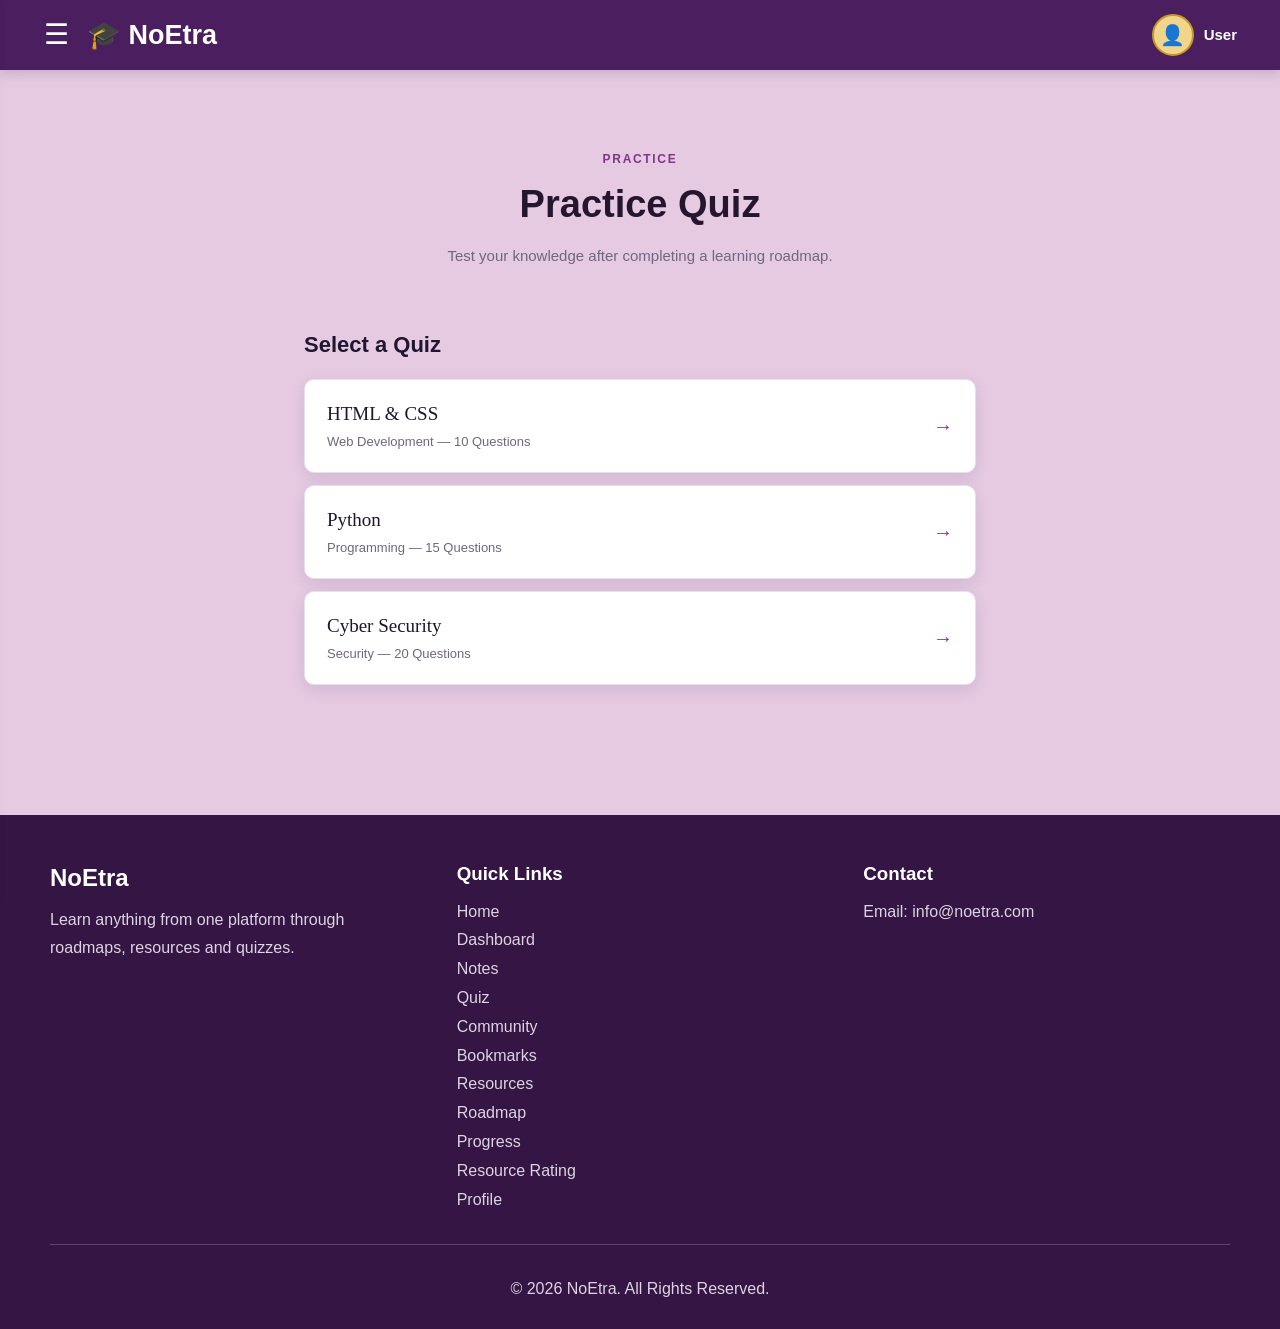
<file: frontend-main/quiz.html>
<!DOCTYPE html>
<html lang="en">
<head>
<meta charset="UTF-8" />
<meta name="viewport" content="width=device-width, initial-scale=1.0" />
<title>Quizzes — NoEtra</title>
<link rel="stylesheet" href="css/style.css">
<style>
  :root {
    --ink: #1f1730;
    --paper: #faf8fc;
    --paper-raised: #ffffff;
    --line: #e5e0ec;
    --accent: #7e368d;       /* primary purple */
    --accent-soft: #f1e8f5;  /* light purple */
    --correct: #3f7a5a;
    --incorrect: #b5482f;
    --muted: #6f6780;

    /* NOTE: this was "--font-family" before (typo) so the h1 below
       fell back to the browser default sans-serif instead of the
       same Georgia serif used for the "Notes"/"Bookmarks" headings.
       Fixed to match those pages. */
    --font-display: Georgia, 'Times New Roman', serif;
    --font-ui: -apple-system, BlinkMacSystemFont, 'Segoe UI', Roboto, sans-serif;
  }

  * { box-sizing: border-box; }

  body {
    margin: 0;
    background: var(--paper);
    color: var(--ink);
    font-family: var(--font-ui);
    min-height: 100vh;
  }

  .wrap {
    max-width: 720px;
    margin: 0 auto;
    padding: 48px 24px 80px;
  }

  header.page-head {
    margin-bottom: 40px;
  }

  .eyebrow {
    font-size: 12px;
    letter-spacing: 0.14em;
    text-transform: uppercase;
    color: var(--accent);
    font-weight: 600;
    margin-bottom: 8px;
  }

  .subhead {
    color: var(--muted);
    margin-top: 8px;
    font-size: 15px;
  }

  .section-heading {
    font-size: 22px;
    font-weight: 700;
    margin: 0 0 18px;
  }

  /* ---------- Quiz list ---------- */

  #quizList { display: flex; flex-direction: column; gap: 12px; }

  .quiz-card {
    background: var(--paper-raised);
    border: 1px solid var(--line);
    border-radius: 10px;
    padding: 20px 22px;
    cursor: pointer;
    transition: border-color 0.15s ease, transform 0.15s ease;
    display: flex;
    justify-content: space-between;
    align-items: center;
    gap: 16px;
  }

  .quiz-card:hover {
    border-color: var(--accent);
    transform: translateY(-1px);
  }

  .quiz-card:focus-visible {
    outline: 2px solid var(--accent);
    outline-offset: 2px;
  }

  .quiz-card-title {
    font-family: var(--font-display);
    font-size: 19px;
  }

  .quiz-card-topic {
    font-size: 13px;
    color: var(--muted);
    margin-top: 4px;
  }

  .quiz-card-arrow {
    font-size: 20px;
    color: var(--accent);
    flex-shrink: 0;
  }

  .empty-state {
    text-align: center;
    padding: 60px 20px;
    color: var(--muted);
    font-size: 15px;
  }

  /* ---------- Taking a quiz ---------- */

  #quizRunner { display: none; }

  .runner-topbar {
    display: flex;
    align-items: center;
    justify-content: space-between;
    margin-bottom: 28px;
    gap: 16px;
  }

  .back-link {
    background: none;
    border: none;
    color: var(--muted);
    font-size: 14px;
    cursor: pointer;
    padding: 4px 0;
    font-family: var(--font-ui);
  }
  .back-link:hover { color: var(--ink); }

  .tracker {
    display: flex;
    gap: 6px;
    flex-wrap: wrap;
  }

  .tracker-dot {
    width: 30px;
    height: 30px;
    border-radius: 50%;
    border: 1.5px solid var(--line);
    background: var(--paper-raised);
    font-size: 12px;
    font-weight: 600;
    color: var(--muted);
    cursor: pointer;
    display: flex;
    align-items: center;
    justify-content: center;
    transition: all 0.15s ease;
  }

  .tracker-dot.answered {
    background: var(--accent-soft);
    border-color: var(--accent);
    color: var(--accent);
  }

  .tracker-dot.current {
    background: var(--ink);
    border-color: var(--ink);
    color: var(--paper);
  }

  .question-card {
    background: var(--paper-raised);
    border: 1px solid var(--line);
    border-radius: 12px;
    padding: 36px 32px;
  }

  .q-number {
    font-size: 12px;
    letter-spacing: 0.1em;
    text-transform: uppercase;
    color: var(--accent);
    font-weight: 600;
    margin-bottom: 14px;
  }

  .q-text {
    font-family: var(--font-display);
    font-size: 22px;
    line-height: 1.4;
    margin-bottom: 28px;
  }

  .option {
    display: flex;
    align-items: center;
    gap: 12px;
    padding: 14px 16px;
    border: 1.5px solid var(--line);
    border-radius: 8px;
    margin-bottom: 10px;
    cursor: pointer;
    transition: border-color 0.12s ease, background 0.12s ease;
  }

  .option:hover { border-color: var(--accent); }

  .option.selected {
    border-color: var(--accent);
    background: var(--accent-soft);
  }

  .option-letter {
    width: 26px;
    height: 26px;
    border-radius: 50%;
    border: 1.5px solid var(--line);
    display: flex;
    align-items: center;
    justify-content: center;
    font-size: 12px;
    font-weight: 700;
    flex-shrink: 0;
    color: var(--muted);
  }

  .option.selected .option-letter {
    background: var(--accent);
    border-color: var(--accent);
    color: white;
  }

  .option-text { font-size: 15px; }

  .runner-nav {
    display: flex;
    justify-content: space-between;
    align-items: center;
    margin-top: 24px;
    gap: 12px;
  }

  button.nav-btn {
    font-family: var(--font-ui);
    font-size: 14px;
    font-weight: 600;
    padding: 12px 22px;
    border-radius: 8px;
    border: 1.5px solid var(--line);
    background: var(--paper-raised);
    color: var(--ink);
    cursor: pointer;
    transition: border-color 0.12s ease;
  }

  button.nav-btn:hover:not(:disabled) { border-color: var(--accent); }
  button.nav-btn:disabled { opacity: 0.35; cursor: not-allowed; }

  button.submit-btn {
    background: var(--ink);
    color: var(--paper);
    border-color: var(--ink);
  }
  button.submit-btn:hover { opacity: 0.9; border-color: var(--ink); }

  .progress-note {
    text-align: center;
    font-size: 13px;
    color: var(--muted);
    margin-top: 16px;
  }

  /* ---------- Results ---------- */

  #resultsScreen { display: none; text-align: center; padding-top: 24px; }

  .score-ring {
    width: 160px;
    height: 160px;
    border-radius: 50%;
    margin: 0 auto 28px;
    display: flex;
    align-items: center;
    justify-content: center;
    flex-direction: column;
    border: 3px solid var(--accent);
    background: var(--paper-raised);
  }

  .score-number {
    font-family: var(--font-display);
    font-size: 42px;
  }

  .score-label {
    font-size: 12px;
    color: var(--muted);
    text-transform: uppercase;
    letter-spacing: 0.08em;
    margin-top: 4px;
  }

  .results-detail {
    color: var(--muted);
    font-size: 15px;
    margin-bottom: 32px;
  }

  .results-actions {
    display: flex;
    gap: 12px;
    justify-content: center;
  }

  .review-section {
    text-align: left;
    margin-top: 40px;
  }

  .review-heading {
    font-family: var(--font-display);
    font-size: 20px;
    font-weight: 400;
    margin-bottom: 16px;
  }

  .review-card {
    background: var(--paper-raised);
    border: 1px solid var(--line);
    border-left: 3px solid var(--line);
    border-radius: 10px;
    padding: 20px 22px;
    margin-bottom: 14px;
  }

  .review-card.correct { border-left-color: var(--correct); }
  .review-card.incorrect { border-left-color: var(--incorrect); }

  .review-q-header {
    display: flex;
    justify-content: space-between;
    align-items: flex-start;
    gap: 12px;
    margin-bottom: 12px;
  }

  .review-q-text {
    font-family: var(--font-display);
    font-size: 17px;
    line-height: 1.4;
  }

  .review-badge {
    font-size: 11px;
    font-weight: 700;
    text-transform: uppercase;
    letter-spacing: 0.06em;
    padding: 4px 10px;
    border-radius: 20px;
    white-space: nowrap;
    flex-shrink: 0;
  }

  .review-badge.correct {
    background: var(--correct);
    color: white;
  }

  .review-badge.incorrect {
    background: var(--incorrect);
    color: white;
  }

  .review-option {
    display: flex;
    align-items: center;
    gap: 10px;
    padding: 10px 14px;
    border: 1.5px solid var(--line);
    border-radius: 8px;
    margin-bottom: 8px;
    font-size: 14px;
  }

  .review-option .option-letter {
    width: 22px;
    height: 22px;
    font-size: 11px;
  }

  .review-option.is-correct-answer {
    border-color: var(--correct);
    background: rgba(63, 122, 90, 0.08);
  }

  .review-option.is-correct-answer .option-letter {
    background: var(--correct);
    border-color: var(--correct);
    color: white;
  }

  .review-option.is-wrong-selected {
    border-color: var(--incorrect);
    background: rgba(181, 72, 47, 0.08);
  }

  .review-option.is-wrong-selected .option-letter {
    background: var(--incorrect);
    border-color: var(--incorrect);
    color: white;
  }

  .review-tag {
    margin-left: auto;
    font-size: 11px;
    font-weight: 700;
    text-transform: uppercase;
    letter-spacing: 0.04em;
  }

  .review-tag.tag-correct { color: var(--correct); }
  .review-tag.tag-wrong { color: var(--incorrect); }

  .review-unanswered {
    font-size: 13px;
    color: var(--muted);
    font-style: italic;
    margin-top: 4px;
  }

  .toast {
    position: fixed;
    bottom: 24px;
    left: 50%;
    transform: translateX(-50%) translateY(10px);
    background: var(--ink);
    color: var(--paper);
    padding: 12px 20px;
    border-radius: 8px;
    font-size: 14px;
    opacity: 0;
    pointer-events: none;
    transition: all 0.2s ease;
  }
  .toast.show { opacity: 1; transform: translateX(-50%) translateY(0); }

  @media (prefers-reduced-motion: reduce) {
    * { transition: none !important; }
  }
</style>
</head>
<body>

<!-- =====================================================
     NOETRA NAVBAR
===================================================== -->
<header class="navbar">

    <div class="navbar-left">

        <button
            class="menu-toggle"
            id="menuToggle"
            type="button">
            ☰
        </button>

        <div class="logo">
            🎓 NoEtra
        </div>

    </div>

    <div class="navbar-profile" id="navbarProfile">

        <div class="profile-avatar" id="profileAvatar">
            👤
        </div>

        <span
            class="navbar-username"
            id="navbarUsername">
            User
        </span>

    </div>

</header>



<!-- =====================================================
     SIDE MENU OVERLAY
===================================================== -->

<div
    class="menu-overlay"
    id="menuOverlay">
</div>


<!-- =====================================================
     SIDE MENU
===================================================== -->

<aside
    class="side-menu"
    id="sideMenu">


    <!-- Close button -->

    <button
        class="close-menu"
        id="closeMenu"
        type="button"
        aria-label="Close menu">

        ×

    </button>


    <!-- Side menu logo -->

    <div class="side-menu-logo">

        🎓 NoEtra

    </div>


    <!-- Side menu links -->

    <nav class="side-menu-links">


        <a href="index.html">
            🏠 Home
        </a>


        <a href="dashboard.html">
            📊 Dashboard
        </a>


        <a href="notes.html">
            📝 Notes
        </a>


        <a href="quiz.html">
            🧠 Quiz
        </a>


        <a href="community.html">
            💬 Community
        </a>


        <a href="bookmark.html">
            🔖 Bookmarks
        </a>


        <a href="resources.html">
            📚 Resources
        </a>


        <a href="roadmap.html">
            🗺️ Roadmap
        </a>


        <a href="progress.html">
            📈 Progress
        </a>


        <a href="rating.html">
            ⭐ Resource Rating
        </a>


        <a href="profile.html">
            👤 Profile
        </a>


       

    </nav>

</aside>


<div class="wrap">

  <!-- ===== Quiz List Screen ===== -->
  <div id="listScreen">
    <header class="page-head">
      <div class="eyebrow">Practice</div>
      <h1>Practice Quiz</h1>
      <div class="subhead">Test your knowledge after completing a learning roadmap.</div>
    </header>

    <h2 class="section-heading">Select a Quiz</h2>
    <div id="quizList"></div>
  </div>

   
  <!-- ===== Quiz Runner Screen ===== -->
  <div id="quizRunner">
    <div class="runner-topbar">
      <button class="back-link" onclick="exitQuiz()">← Back to quizzes</button>
      <div class="tracker" id="tracker"></div>
    </div>

    <div class="question-card">
      <div class="q-number" id="qNumber"></div>
      <div class="q-text" id="qText"></div>
      <div id="options"></div>
    </div>

    <div class="runner-nav">
      <button class="nav-btn" id="prevBtn" onclick="goPrev()">← Previous</button>
      <div id="navRight"></div>
    </div>
    <div class="progress-note" id="progressNote"></div>
  </div>

  <!-- ===== Results Screen ===== -->
  <div id="resultsScreen">
    <div class="score-ring">
      <div class="score-number" id="scorePercent"></div>
      <div class="score-label">Score</div>
    </div>
    <div class="results-detail" id="resultsDetail"></div>
    <div class="results-actions">
      <button class="nav-btn submit-btn" onclick="exitQuiz()">Back to quizzes</button>
    </div>

    <div class="review-section" id="reviewSection">
      <div class="review-heading">Review your answers</div>
      <div id="reviewList"></div>
    </div>
  </div>

</div>



<!-- =====================================================
     FOOTER
===================================================== -->

<footer class="footer">

    <div class="footer-content">


        <!-- About -->

        <div class="footer-section">

            <h2>
                NoEtra
            </h2>

            <p>
                Learn anything from one platform through
                roadmaps, resources and quizzes.
            </p>

        </div>


        <!-- Quick Links -->

       
           <div class="footer-section">

    <h3>Quick Links</h3>

    <ul>

        <li>
            <a href="index.html">Home</a>
        </li>

        <li>
            <a href="dashboard.html">Dashboard</a>
        </li>

        <li>
            <a href="notes.html">Notes</a>
        </li>

        <li>
            <a href="quiz.html">Quiz</a>
        </li>

        <li>
            <a href="community.html">Community</a>
        </li>

        <li>
            <a href="bookmark.html">Bookmarks</a>
        </li>

        <li>
            <a href="resources.html">Resources</a>
        </li>

        <li>
            <a href="roadmap.html">Roadmap</a>
        </li>

        <li>
            <a href="progress.html">Progress</a>
        </li>

        <li>
            <a href="rating.html">Resource Rating</a>
        </li>

        <li>
            <a href="profile.html">Profile</a>
        </li>

    </ul>

</div>
           
     


        <!-- Contact -->

        <div class="footer-section">

            <h3>
                Contact
            </h3>

            <p>
                Email: info@noetra.com
            </p>

        </div>


    </div>


    <hr>


    <p class="copyright">

        © 2026 NoEtra. All Rights Reserved.

    </p>

</footer>



<div class="toast" id="toast"></div>

<script>
  /* =========================================================
     SIDE MENU (hamburger)
     Same "active" class pattern used in notes.html / bookmark.html.
  ========================================================= */

  const menuToggle = document.getElementById("menuToggle");
  const closeMenu = document.getElementById("closeMenu");
  const sideMenu = document.getElementById("sideMenu");
  const menuOverlay = document.getElementById("menuOverlay");

  if (menuToggle && sideMenu) {

    menuToggle.addEventListener("click", function () {
      sideMenu.classList.add("active");
      if (menuOverlay) {
        menuOverlay.classList.add("active");
      }
    });

  }

  if (closeMenu && sideMenu) {

    closeMenu.addEventListener("click", function () {
      sideMenu.classList.remove("active");
      if (menuOverlay) {
        menuOverlay.classList.remove("active");
      }
    });

  }

  if (menuOverlay && sideMenu) {

    menuOverlay.addEventListener("click", function () {
      sideMenu.classList.remove("active");
      menuOverlay.classList.remove("active");
    });

  }

  if (sideMenu) {

    const menuLinks = sideMenu.querySelectorAll("a");

    menuLinks.forEach(function (link) {
      link.addEventListener("click", function () {
        sideMenu.classList.remove("active");
        if (menuOverlay) {
          menuOverlay.classList.remove("active");
        }
      });
    });

  }

  /* =========================================================
     QUIZ
  ========================================================= */

  // Point this at your live backend once deployed
  const API_URL = "http://localhost:3000";

  let currentQuiz = null;      // { quiz_id, questions: [...] }
  let currentIndex = 0;
  let answers = {};            // { question_id: "A"|"B"|"C"|"D" }

  // Fallback quizzes shown whenever the admin hasn't added any quizzes
  // to the backend yet. These are scored entirely in the browser —
  // no /api/quizzes/:id/submit call is made for them.
  const STATIC_QUIZZES = [
    {
      quiz_id: "static-html-css",
      quiz_title: "HTML & CSS",
      topic_name: "Web Development",
      description: "10 Questions",
      isStatic: true,
      questions: [
        { question_id: "html-1", question_text: "Which language is used to create the structure of a webpage?",
          option_a: "HTML", option_b: "CSS", option_c: "JavaScript", option_d: "Python", correct_option: "A" },
        { question_id: "html-2", question_text: "Which language is used to style a webpage?",
          option_a: "HTML", option_b: "CSS", option_c: "Python", option_d: "SQL", correct_option: "B" },
        { question_id: "html-3", question_text: "Which CSS property changes text color?",
          option_a: "font-size", option_b: "color", option_c: "background", option_d: "display", correct_option: "B" },
        { question_id: "html-4", question_text: "Which HTML tag is used to define an unordered list?",
          option_a: "<ul>", option_b: "<ol>", option_c: "<li>", option_d: "<list>", correct_option: "A" },
        { question_id: "html-5", question_text: "Which attribute specifies an alternate text for an image?",
          option_a: "title", option_b: "src", option_c: "alt", option_d: "longdesc", correct_option: "C" },
        { question_id: "html-6", question_text: "Which CSS property controls the space between elements' borders?",
          option_a: "margin", option_b: "padding", option_c: "spacing", option_d: "gap", correct_option: "A" },
        { question_id: "html-7", question_text: "Which HTML tag is used to link an external CSS file?",
          option_a: "<style>", option_b: "<script>", option_c: "<link>", option_d: "<css>", correct_option: "C" },
        { question_id: "html-8", question_text: "Which value of the display property hides an element completely?",
          option_a: "hidden", option_b: "none", option_c: "invisible", option_d: "collapse", correct_option: "B" },
        { question_id: "html-9", question_text: "Which CSS layout model arranges items in rows and columns?",
          option_a: "flexbox", option_b: "grid", option_c: "float", option_d: "table", correct_option: "B" },
        { question_id: "html-10", question_text: "Which tag is the root element of an HTML page?",
          option_a: "<body>", option_b: "<head>", option_c: "<html>", option_d: "<root>", correct_option: "C" }
      ]
    },
    {
      quiz_id: "static-python",
      quiz_title: "Python",
      topic_name: "Programming",
      description: "15 Questions",
      isStatic: true,
      questions: [
        { question_id: "py-1", question_text: "Which keyword is used to define a function in Python?",
          option_a: "function", option_b: "def", option_c: "func", option_d: "define", correct_option: "B" },
        { question_id: "py-2", question_text: "Which symbol is used for a comment in Python?",
          option_a: "//", option_b: "#", option_c: "/*", option_d: "--", correct_option: "B" },
        { question_id: "py-3", question_text: "What type of language is Python?",
          option_a: "Programming Language", option_b: "Markup Language", option_c: "Styling Language", option_d: "Database", correct_option: "A" },
        { question_id: "py-4", question_text: "Which data type is used to store True/False values?",
          option_a: "int", option_b: "bool", option_c: "str", option_d: "float", correct_option: "B" },
        { question_id: "py-5", question_text: "Which method adds an item to the end of a list?",
          option_a: "append()", option_b: "insert()", option_c: "add()", option_d: "push()", correct_option: "A" },
        { question_id: "py-6", question_text: "Which keyword is used to handle exceptions in Python?",
          option_a: "catch", option_b: "except", option_c: "handle", option_d: "rescue", correct_option: "B" },
        { question_id: "py-7", question_text: "What does the 'len()' function do?",
          option_a: "Returns the length of an object", option_b: "Rounds a number", option_c: "Returns the type", option_d: "Deletes an object", correct_option: "A" },
        { question_id: "py-8", question_text: "Which loop is used to iterate over a sequence?",
          option_a: "for", option_b: "while", option_c: "loop", option_d: "each", correct_option: "A" },
        { question_id: "py-9", question_text: "How do you create a dictionary in Python?",
          option_a: "[]", option_b: "()", option_c: "{}", option_d: "<>", correct_option: "C" },
        { question_id: "py-10", question_text: "Which operator is used for exponentiation?",
          option_a: "^", option_b: "**", option_c: "//", option_d: "%%", correct_option: "B" },
        { question_id: "py-11", question_text: "Which module is commonly used for working with dates?",
          option_a: "time", option_b: "datetime", option_c: "calendar", option_d: "date", correct_option: "B" },
        { question_id: "py-12", question_text: "What does 'pip' stand for/refer to in Python?",
          option_a: "Python's package installer", option_b: "A print function", option_c: "A loop keyword", option_d: "A data type", correct_option: "A" },
        { question_id: "py-13", question_text: "Which function converts a string to an integer?",
          option_a: "str()", option_b: "int()", option_c: "float()", option_d: "num()", correct_option: "B" },
        { question_id: "py-14", question_text: "Which keyword defines a class in Python?",
          option_a: "class", option_b: "def", option_c: "struct", option_d: "object", correct_option: "A" },
        { question_id: "py-15", question_text: "What is the correct file extension for Python files?",
          option_a: ".py", option_b: ".pt", option_c: ".pyt", option_d: ".python", correct_option: "A" }
      ]
    },
    {
      quiz_id: "static-cyber-security",
      quiz_title: "Cyber Security",
      topic_name: "Security",
      description: "20 Questions",
      isStatic: true,
      questions: [
        { question_id: "cyb-1", question_text: "What does VPN stand for?",
          option_a: "Virtual Private Network", option_b: "Very Private Network", option_c: "Virtual Public Network", option_d: "Verified Private Network", correct_option: "A" },
        { question_id: "cyb-2", question_text: "Which one is a strong password?",
          option_a: "123456", option_b: "password", option_c: "abc123", option_d: "N0Etra@2026!", correct_option: "D" },
        { question_id: "cyb-3", question_text: "What is phishing?",
          option_a: "A type of cyber attack", option_b: "A programming language", option_c: "A database", option_d: "An operating system", correct_option: "A" },
        { question_id: "cyb-4", question_text: "What does 'HTTPS' add to HTTP?",
          option_a: "Speed", option_b: "Encryption", option_c: "Compression", option_d: "Caching", correct_option: "B" },
        { question_id: "cyb-5", question_text: "What is malware?",
          option_a: "Malicious software", option_b: "A hardware device", option_c: "A network protocol", option_d: "An antivirus tool", correct_option: "A" },
        { question_id: "cyb-6", question_text: "What is two-factor authentication (2FA)?",
          option_a: "Using two passwords", option_b: "An extra layer of login security beyond a password", option_c: "A firewall setting", option_d: "A type of malware", correct_option: "B" },
        { question_id: "cyb-7", question_text: "What is a firewall used for?",
          option_a: "Speeding up the internet", option_b: "Monitoring and controlling network traffic", option_c: "Storing passwords", option_d: "Compressing files", correct_option: "B" },
        { question_id: "cyb-8", question_text: "What is 'social engineering' in cyber security?",
          option_a: "Building social networks", option_b: "Manipulating people into revealing information", option_c: "A coding technique", option_d: "A type of firewall", correct_option: "B" },
        { question_id: "cyb-9", question_text: "What does 'ransomware' do?",
          option_a: "Speeds up your device", option_b: "Locks/encrypts data and demands payment", option_c: "Improves security", option_d: "Removes viruses", correct_option: "B" },
        { question_id: "cyb-10", question_text: "What is the purpose of encryption?",
          option_a: "To make files smaller", option_b: "To protect data by making it unreadable without a key", option_c: "To delete data", option_d: "To speed up downloads", correct_option: "B" },
        { question_id: "cyb-11", question_text: "What is a 'brute force' attack?",
          option_a: "Guessing passwords by trying many combinations", option_b: "A type of firewall", option_c: "An encryption method", option_d: "A backup strategy", correct_option: "A" },
        { question_id: "cyb-12", question_text: "What does 'DDoS' stand for?",
          option_a: "Distributed Denial of Service", option_b: "Direct Data on Server", option_c: "Digital Defense of System", option_d: "Data Duplication over Server", correct_option: "A" },
        { question_id: "cyb-13", question_text: "What is a strong practice for password management?",
          option_a: "Reusing the same password everywhere", option_b: "Using a password manager with unique passwords", option_c: "Writing passwords on sticky notes", option_d: "Sharing passwords with coworkers", correct_option: "B" },
        { question_id: "cyb-14", question_text: "What is a 'zero-day' vulnerability?",
          option_a: "A flaw fixed on day one", option_b: "A flaw unknown to the vendor with no patch yet", option_c: "A type of antivirus", option_d: "A scheduled maintenance day", correct_option: "B" },
        { question_id: "cyb-15", question_text: "What should you do if you receive a suspicious email link?",
          option_a: "Click it to see where it goes", option_b: "Forward it to friends", option_c: "Avoid clicking and verify the sender first", option_d: "Reply with your password", correct_option: "C" },
        { question_id: "cyb-16", question_text: "What is the main purpose of antivirus software?",
          option_a: "Speed up your computer", option_b: "Detect and remove malicious software", option_c: "Manage your files", option_d: "Backup your data", correct_option: "B" },
        { question_id: "cyb-17", question_text: "What is a VPN commonly used for?",
          option_a: "Increasing screen resolution", option_b: "Securing and masking your internet connection", option_c: "Compressing videos", option_d: "Managing emails", correct_option: "B" },
        { question_id: "cyb-18", question_text: "What does 'MFA' stand for?",
          option_a: "Multi-Factor Authentication", option_b: "Multiple File Access", option_c: "Managed Firewall Application", option_d: "Main Frame Access", correct_option: "A" },
        { question_id: "cyb-19", question_text: "What is a 'man-in-the-middle' attack?",
          option_a: "An attacker secretly intercepting communication between two parties", option_b: "A type of malware", option_c: "A password policy", option_d: "A backup method", correct_option: "A" },
        { question_id: "cyb-20", question_text: "Why should software be kept up to date?",
          option_a: "To use more storage", option_b: "To patch known security vulnerabilities", option_c: "To slow down the device", option_d: "It has no security benefit", correct_option: "B" }
      ]
    }
  ];

  function getToken() {
    return localStorage.getItem("token");
  }

  function showToast(message) {
    const toast = document.getElementById("toast");
    toast.textContent = message;
    toast.classList.add("show");
    setTimeout(() => toast.classList.remove("show"), 2500);
  }

  function requireLogin() {
    if (!getToken()) {
      window.location.href = "login.html";
      return false;
    }
    return true;
  }

  // ---------- Load quiz list ----------

  async function loadQuizzes() {
    const list = document.getElementById("quizList");

    let quizzes = [];

    try {
      const res = await fetch(`${API_URL}/api/quizzes`);
      quizzes = await res.json();
    } catch (err) {
      // Backend unreachable — fall through to the static quizzes below.
      quizzes = [];
    }

    // Until the admin adds quizzes on the backend, show the built-in
    // practice quizzes instead of an empty list.
    if (!quizzes || quizzes.length === 0) {
      quizzes = STATIC_QUIZZES;
    }

    if (quizzes.length === 0) {
      list.innerHTML = `<div class="empty-state">No quizzes yet. Check back once your admin adds some.</div>`;
      return;
    }

    list.innerHTML = quizzes.map(q => `
      <div class="quiz-card" tabindex="0" onclick="openQuiz('${q.quiz_id}')"
           onkeydown="if(event.key==='Enter') openQuiz('${q.quiz_id}')">
        <div>
          <div class="quiz-card-title">${escapeHtml(q.quiz_title)}</div>
          <div class="quiz-card-topic">${escapeHtml(q.topic_name)}${q.description ? " — " + escapeHtml(q.description) : ""}</div>
        </div>
        <div class="quiz-card-arrow">→</div>
      </div>
    `).join("");
  }

  function escapeHtml(str) {
    const div = document.createElement("div");
    div.textContent = str ?? "";
    return div.innerHTML;
  }

  // ---------- Open + take a quiz ----------

  async function openQuiz(quizId) {
    if (!requireLogin()) return;

    // Static, admin-hasn't-added-anything-yet fallback quiz — no backend call.
    const staticQuiz = STATIC_QUIZZES.find(q => q.quiz_id === quizId);
    if (staticQuiz) {
      currentQuiz = staticQuiz;
      currentIndex = 0;
      answers = {};

      document.getElementById("listScreen").style.display = "none";
      document.getElementById("resultsScreen").style.display = "none";
      document.getElementById("quizRunner").style.display = "block";

      renderTracker();
      renderQuestion();
      return;
    }

    try {
      const res = await fetch(`${API_URL}/api/quizzes/${quizId}`, {
        headers: { "Authorization": `Bearer ${getToken()}` }
      });

      if (res.status === 401 || res.status === 403) {
        localStorage.removeItem("token");
        window.location.href = "login.html";
        return;
      }

      const data = await res.json();

      if (!res.ok) {
        showToast(data.error || "Couldn't load this quiz.");
        return;
      }

      currentQuiz = data;
      currentIndex = 0;
      answers = {};

      document.getElementById("listScreen").style.display = "none";
      document.getElementById("resultsScreen").style.display = "none";
      document.getElementById("quizRunner").style.display = "block";

      renderTracker();
      renderQuestion();
    } catch (err) {
      showToast("Something went wrong loading the quiz.");
    }
  }

  function renderTracker() {
    const tracker = document.getElementById("tracker");
    tracker.innerHTML = currentQuiz.questions.map((q, i) => {
      const isAnswered = answers[q.question_id] !== undefined;
      const isCurrent = i === currentIndex;
      const classes = ["tracker-dot"];
      if (isCurrent) classes.push("current");
      else if (isAnswered) classes.push("answered");
      return `<div class="${classes.join(" ")}" onclick="jumpTo(${i})">${i + 1}</div>`;
    }).join("");
  }

  function jumpTo(index) {
    currentIndex = index;
    renderTracker();
    renderQuestion();
  }

  function renderQuestion() {
    const q = currentQuiz.questions[currentIndex];
    const total = currentQuiz.questions.length;

    document.getElementById("qNumber").textContent = `Question ${currentIndex + 1} of ${total}`;
    document.getElementById("qText").textContent = q.question_text;

    const options = [
      { key: "A", text: q.option_a },
      { key: "B", text: q.option_b },
      { key: "C", text: q.option_c },
      { key: "D", text: q.option_d }
    ];

    const selected = answers[q.question_id];

    document.getElementById("options").innerHTML = options.map(opt => `
      <div class="option ${selected === opt.key ? "selected" : ""}" onclick="selectAnswer('${opt.key}')">
        <div class="option-letter">${opt.key}</div>
        <div class="option-text">${escapeHtml(opt.text)}</div>
      </div>
    `).join("");

    document.getElementById("prevBtn").disabled = currentIndex === 0;

    const navRight = document.getElementById("navRight");
    if (currentIndex === total - 1) {
      navRight.innerHTML = `<button class="nav-btn submit-btn" onclick="submitQuiz()">Submit quiz</button>`;
    } else {
      navRight.innerHTML = `<button class="nav-btn" onclick="goNext()">Next →</button>`;
    }

    const answeredCount = Object.keys(answers).length;
    document.getElementById("progressNote").textContent =
      `${answeredCount} of ${total} answered — you can skip around and answer in any order.`;
  }

  function selectAnswer(optionKey) {
    const q = currentQuiz.questions[currentIndex];
    answers[q.question_id] = optionKey;
    renderTracker();
    renderQuestion();
  }

  function goNext() {
    if (currentIndex < currentQuiz.questions.length - 1) {
      currentIndex++;
      renderTracker();
      renderQuestion();
    }
  }

  function goPrev() {
    if (currentIndex > 0) {
      currentIndex--;
      renderTracker();
      renderQuestion();
    }
  }

  // ---------- Submit ----------

  async function submitQuiz() {
    if (Object.keys(answers).length === 0) {
      showToast("Answer at least one question before submitting.");
      return;
    }

    // Static quizzes are scored right here in the browser.
    if (currentQuiz.isStatic) {
      const total = currentQuiz.questions.length;
      let score = 0;
      const breakdown = [];

      currentQuiz.questions.forEach(q => {
        const selected = answers[q.question_id] || null;
        const isCorrect = selected === q.correct_option;
        if (isCorrect) score++;

        breakdown.push({
          question_id: q.question_id,
          question_text: q.question_text,
          option_a: q.option_a,
          option_b: q.option_b,
          option_c: q.option_c,
          option_d: q.option_d,
          selected_option: selected,
          correct_option: q.correct_option,
          is_correct: isCorrect
        });
      });

      showResults({
        score,
        totalQuestions: total,
        percentage: Math.round((score / total) * 100),
        breakdown
      });
      return;
    }

    const answerList = Object.entries(answers).map(([question_id, selected_option]) => ({
      question_id: Number(question_id),
      selected_option
    }));

    try {
      const res = await fetch(`${API_URL}/api/quizzes/${currentQuiz.quiz_id}/submit`, {
        method: "POST",
        headers: {
          "Content-Type": "application/json",
          "Authorization": `Bearer ${getToken()}`
        },
        body: JSON.stringify({ answers: answerList })
      });

      const data = await res.json();

      if (!res.ok) {
        showToast(data.error || "Couldn't submit your answers.");
        return;
      }

      showResults(data);
    } catch (err) {
      showToast("Something went wrong submitting the quiz.");
    }
  }

  function showResults(data) {
    document.getElementById("quizRunner").style.display = "none";
    document.getElementById("resultsScreen").style.display = "block";

    document.getElementById("scorePercent").textContent = `${data.percentage}%`;
    document.getElementById("resultsDetail").textContent =
      `You got ${data.score} out of ${data.totalQuestions} correct.`;

    renderReview(data.breakdown || []);
  }

  function renderReview(breakdown) {
    const reviewSection = document.getElementById("reviewSection");
    const reviewList = document.getElementById("reviewList");

    if (!breakdown.length) {
      reviewSection.style.display = "none";
      return;
    }

    reviewSection.style.display = "block";

    const optionKeys = ["A", "B", "C", "D"];

    reviewList.innerHTML = breakdown.map((item, i) => {
      const optionsHtml = optionKeys.map(key => {
        const text = item[`option_${key.toLowerCase()}`];
        const isCorrectAnswer = key === item.correct_option;
        const isSelected = key === item.selected_option;
        const isWrongSelected = isSelected && !isCorrectAnswer;

        let classes = "review-option";
        if (isCorrectAnswer) classes += " is-correct-answer";
        if (isWrongSelected) classes += " is-wrong-selected";

        let tag = "";
        if (isCorrectAnswer) tag = `<span class="review-tag tag-correct">Correct answer</span>`;
        else if (isWrongSelected) tag = `<span class="review-tag tag-wrong">Your answer</span>`;

        return `
          <div class="${classes}">
            <div class="option-letter">${key}</div>
            <div class="option-text">${escapeHtml(text)}</div>
            ${tag}
          </div>
        `;
      }).join("");

      const unanswered = !item.selected_option
        ? `<div class="review-unanswered">You didn't answer this question.</div>`
        : "";

      return `
        <div class="review-card ${item.is_correct ? "correct" : "incorrect"}">
          <div class="review-q-header">
            <div class="review-q-text">${i + 1}. ${escapeHtml(item.question_text)}</div>
            <div class="review-badge ${item.is_correct ? "correct" : "incorrect"}">
              ${item.is_correct ? "Correct" : "Incorrect"}
            </div>
          </div>
          ${optionsHtml}
          ${unanswered}
        </div>
      `;
    }).join("");
  }

  function exitQuiz() {
    currentQuiz = null;
    document.getElementById("quizRunner").style.display = "none";
    document.getElementById("resultsScreen").style.display = "none";
    document.getElementById("listScreen").style.display = "block";
    loadQuizzes();
  }

  // ---------- Init ----------
  loadQuizzes();
</script>
<!-- =========================
         NAVBAR PROFILE -> profile.html
         + username display
    ========================== -->

    <script>
    (function () {

        const navbarProfile = document.getElementById("navbarProfile");

        if (navbarProfile) {

            navbarProfile.addEventListener("click", function () {
                window.location.href = "profile.html";
            });

            navbarProfile.addEventListener("keydown", function (event) {
                if (event.key === "Enter" || event.key === " ") {
                    event.preventDefault();
                    window.location.href = "profile.html";
                }
            });

        }


        const navbarUsername = document.getElementById("navbarUsername");
        const savedUser = localStorage.getItem("user");

        if (navbarUsername && savedUser) {

            try {

                const user = JSON.parse(savedUser);

                const name =
                    user.full_name ||
                    user.username ||
                    user.name ||
                    user.email ||
                    "User";

                navbarUsername.textContent = name;

            } catch (error) {

                console.error("User data error:", error);

            }

        }

    })();
    </script>
</file>
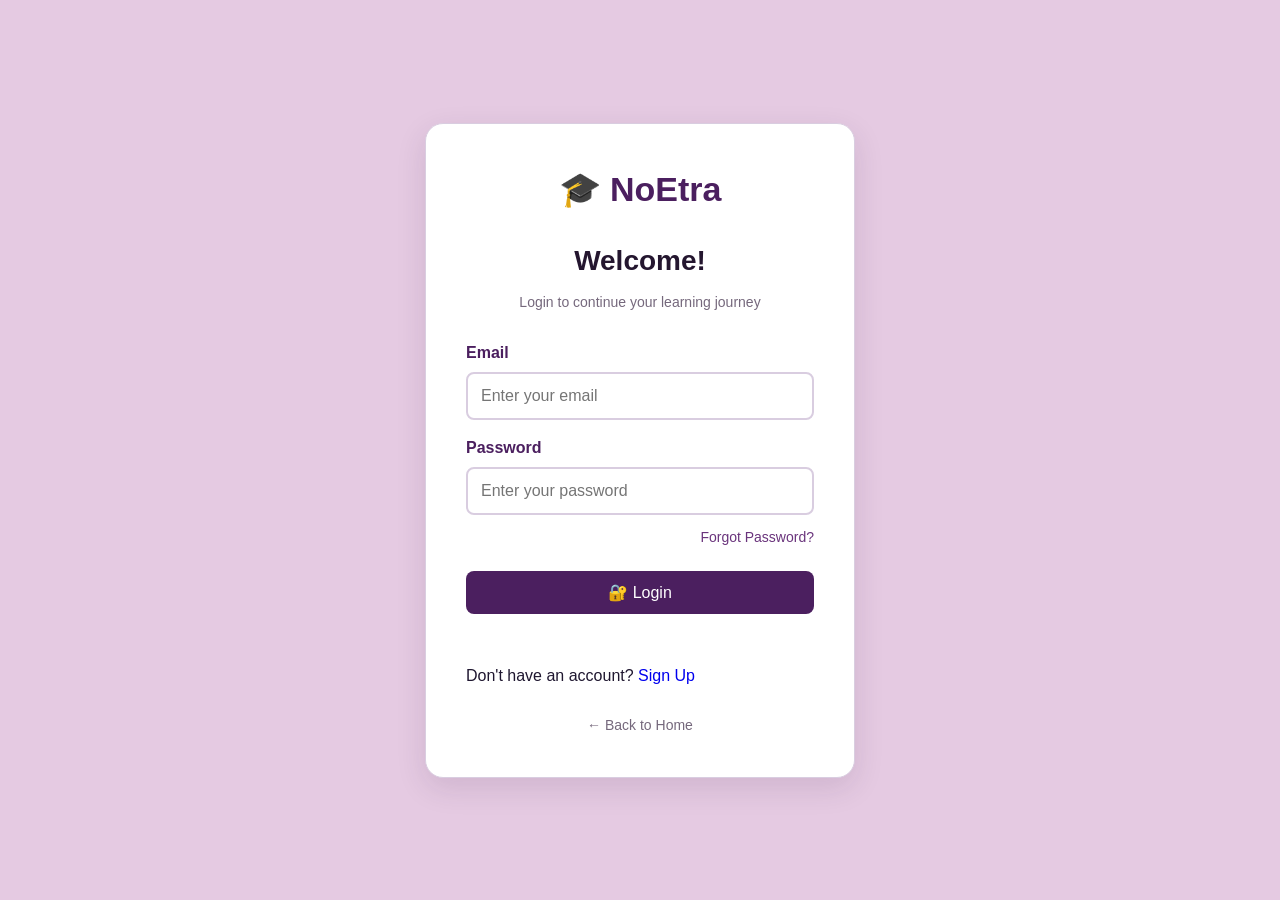
<file: frontend-main/rating.html>
<!DOCTYPE html>
<html lang="en">

<head>

    <meta charset="UTF-8">

    <meta
        name="viewport"
        content="width=device-width, initial-scale=1.0">

    <title>Resource Rating | NoEtra</title>

    <link
        rel="stylesheet"
        href="css/style.css">

</head>


<body class="rating-page">


<!-- =========================
     NOETRA NAVBAR
========================= -->
<header class="navbar">

    <div class="navbar-left">

        <button
            class="menu-toggle"
            id="menuToggle"
            type="button">
            ☰
        </button>

        <div class="logo">
            🎓 NoEtra
        </div>

    </div>

    <div class="navbar-profile" id="navbarProfile">

        <div class="profile-avatar" id="profileAvatar">
            👤
        </div>

        <span
            class="navbar-username"
            id="navbarUsername">
            User
        </span>

    </div>

</header>

<!-- =========================
     SIDE MENU OVERLAY
========================= -->

<div
    class="menu-overlay"
    id="menuOverlay">
</div>


<!-- =========================
     SIDE MENU
========================= -->

<aside
    class="side-menu"
    id="sideMenu">


    <button
        class="close-menu"
        id="closeMenu"
        type="button"
        aria-label="Close menu">

        ×

    </button>


    <div class="side-menu-logo">
        🎓 NoEtra
    </div>


    <nav class="side-menu-links">

        <a href="index.html">
            🏠 Home
        </a>

        <a href="dashboard.html">
            📊 Dashboard
        </a>

        <a href="notes.html">
            📝 Notes
        </a>

        <a href="quiz.html">
            🧠 Quiz
        </a>

        <a href="community.html">
            💬 Community
        </a>

        <a href="bookmark.html">
            🔖 Bookmarks
        </a>

        <a href="resources.html">
            📚 Resources
        </a>

        <a href="roadmap.html">
            🗺️ Roadmap
        </a>

        <a href="progress.html">
            📈 Progress
        </a>

        <a href="rating.html">
            ⭐ Resource Rating
        </a>

        <a href="profile.html">
            👤 Profile
        </a>

    

    </nav>

</aside>


<!-- =========================
     RATING CONTENT
========================= -->

<main class="rating">


    <h2>
        ⭐ Resource Rating
    </h2>


    <p class="section-text">
        Rate a learning resource and share your experience.
    </p>


    <!-- =========================
         SUBMIT RATING
    ========================== -->

    <div class="rating-card">


        <label for="topicSelect">
            Topic
        </label>


        <select id="topicSelect" required>

            <option value="">
                -- Select a topic --
            </option>

        </select>


        <label for="resourceSelect">
            Resource
        </label>


        <select id="resourceSelect" required>

            <option value="">
                -- Select a topic first --
            </option>

        </select>


        <label for="rating">
            Your Rating
        </label>


        <select id="rating">

            <option value="1">
                ⭐ 1 Star
            </option>

            <option value="2">
                ⭐⭐ 2 Stars
            </option>

            <option
                value="3"
                selected>

                ⭐⭐⭐ 3 Stars

            </option>

            <option value="4">
                ⭐⭐⭐⭐ 4 Stars
            </option>

            <option value="5">
                ⭐⭐⭐⭐⭐ 5 Stars
            </option>

        </select>


        <label for="review">
            Review
        </label>


        <textarea
            id="review"
            placeholder="Write a review (optional)">
        </textarea>


        <button
            id="submitRatingBtn"
            type="button">

            ⭐ Submit Rating

        </button>


        <p id="message"></p>


    </div>


    <!-- =========================
         VIEW RATINGS
    ========================== -->

    <h2 class="rating-list-title">
        Resource Ratings
    </h2>


    <button
        id="loadRatingsBtn"
        type="button">

        👀 View Ratings

    </button>


    <div id="ratingList">

        <p class="section-text">
            Enter a Resource ID and click "View Ratings".
        </p>

    </div>


    <!-- =========================
         BACK TO DASHBOARD
    ========================== -->

    <button
        class="back-dashboard"
        id="dashboardBtn"
        type="button">

        ← Back to Dashboard

    </button>


</main>



<!-- =====================================================
     FOOTER
===================================================== -->

<footer class="footer">

    <div class="footer-content">


        <!-- About -->

        <div class="footer-section">

            <h2>
                NoEtra
            </h2>

            <p>
                Learn anything from one platform through
                roadmaps, resources and quizzes.
            </p>

        </div>


        <!-- Quick Links -->

         <div class="footer-section">

    <h3>Quick Links</h3>

    <ul>

        <li>
            <a href="index.html">Home</a>
        </li>

        <li>
            <a href="dashboard.html">Dashboard</a>
        </li>

        <li>
            <a href="notes.html">Notes</a>
        </li>

        <li>
            <a href="quiz.html">Quiz</a>
        </li>

        <li>
            <a href="community.html">Community</a>
        </li>

        <li>
            <a href="bookmark.html">Bookmarks</a>
        </li>

        <li>
            <a href="resources.html">Resources</a>
        </li>

        <li>
            <a href="roadmap.html">Roadmap</a>
        </li>

        <li>
            <a href="progress.html">Progress</a>
        </li>

        <li>
            <a href="rating.html">Resource Rating</a>
        </li>

        <li>
            <a href="profile.html">Profile</a>
        </li>

    </ul>

</div>
        
     
          

        <!-- Contact -->

        <div class="footer-section">

            <h3>
                Contact
            </h3>

            <p>
                Email: info@noetra.com
            </p>

        </div>


    </div>


    <hr>


    <p class="copyright">

        © 2026 NoEtra. All Rights Reserved.

    </p>

</footer>



<!-- =========================
     RATING JAVASCRIPT
========================= -->

<script src="js/rating.js"></script>


<!-- =========================
     HAMBURGER MENU
========================= -->

<script>

    const menuToggle =
        document.getElementById("menuToggle");

    const closeMenu =
        document.getElementById("closeMenu");

    const sideMenu =
        document.getElementById("sideMenu");

    const menuOverlay =
        document.getElementById("menuOverlay");


    /* OPEN MENU */

    if (menuToggle && sideMenu) {

        menuToggle.addEventListener(
            "click",
            function () {

                sideMenu.classList.add("active");

                if (menuOverlay) {
                    menuOverlay.classList.add("active");
                }

            }
        );

    }


    /* CLOSE MENU */

    if (closeMenu && sideMenu) {

        closeMenu.addEventListener(
            "click",
            function () {

                sideMenu.classList.remove("active");

                if (menuOverlay) {
                    menuOverlay.classList.remove("active");
                }

            }
        );

    }


    /* CLICK OVERLAY TO CLOSE */

    if (menuOverlay && sideMenu) {

        menuOverlay.addEventListener(
            "click",
            function () {

                sideMenu.classList.remove("active");

                menuOverlay.classList.remove("active");

            }
        );

    }


    /* CLOSE MENU WHEN A LINK IS CLICKED */

    if (sideMenu) {

        const menuLinks =
            sideMenu.querySelectorAll("a");

        menuLinks.forEach(function (link) {

            link.addEventListener(
                "click",
                function () {

                    sideMenu.classList.remove("active");

                    if (menuOverlay) {
                        menuOverlay.classList.remove("active");
                    }

                }
            );

        });

    }

</script>


</body>

</html>
</file>
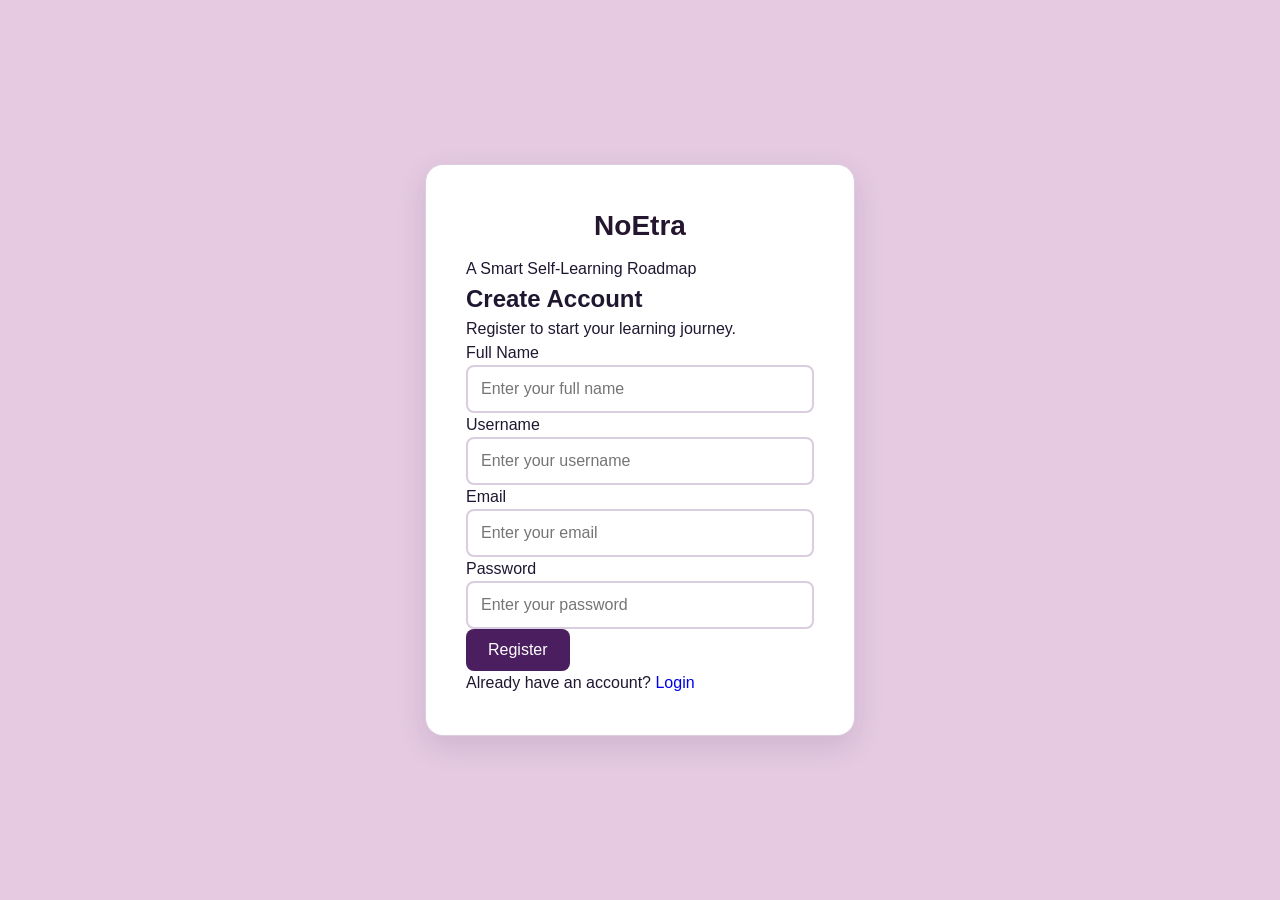
<file: frontend-main/register.html>
<!DOCTYPE html>
<html lang="en">
<head>
    <meta charset="UTF-8">
    <meta name="viewport" content="width=device-width, initial-scale=1.0">

    <title>Register - NoEtra</title>

    <link rel="stylesheet" href="css/style.css">
</head>

<body>

    <div class="login-page">

        <div class="login-card">

            <h1>NoEtra</h1>

            <p class="login-subtitle">
                A Smart Self-Learning Roadmap
            </p>

            <h2>Create Account</h2>

            <p>
                Register to start your learning journey.
            </p>


            <form id="registerForm">

                <label for="fullName">
                    Full Name
                </label>

                <input
                    type="text"
                    id="fullName"
                    placeholder="Enter your full name"
                    required
                >


                <label for="username">
                    Username
                </label>

                <input
                    type="text"
                    id="username"
                    placeholder="Enter your username"
                    required
                >


                <label for="email">
                    Email
                </label>

                <input
                    type="email"
                    id="email"
                    placeholder="Enter your email"
                    required
                >


                <label for="registerPassword">
                    Password
                </label>

                <input
                    type="password"
                    id="registerPassword"
                    placeholder="Enter your password"
                    required
                >


                <button
                    type="submit"
                    id="registerBtn"
                >
                    Register
                </button>

            </form>


            <p
                id="registerMessage"
                class="login-message"
            ></p>


            <p class="signup-text">

                Already have an account?

                <a href="login.html">
                    Login
                </a>

            </p>

        </div>

    </div>


    <script src="js/script.js"></script>

</body>
</html>
</file>
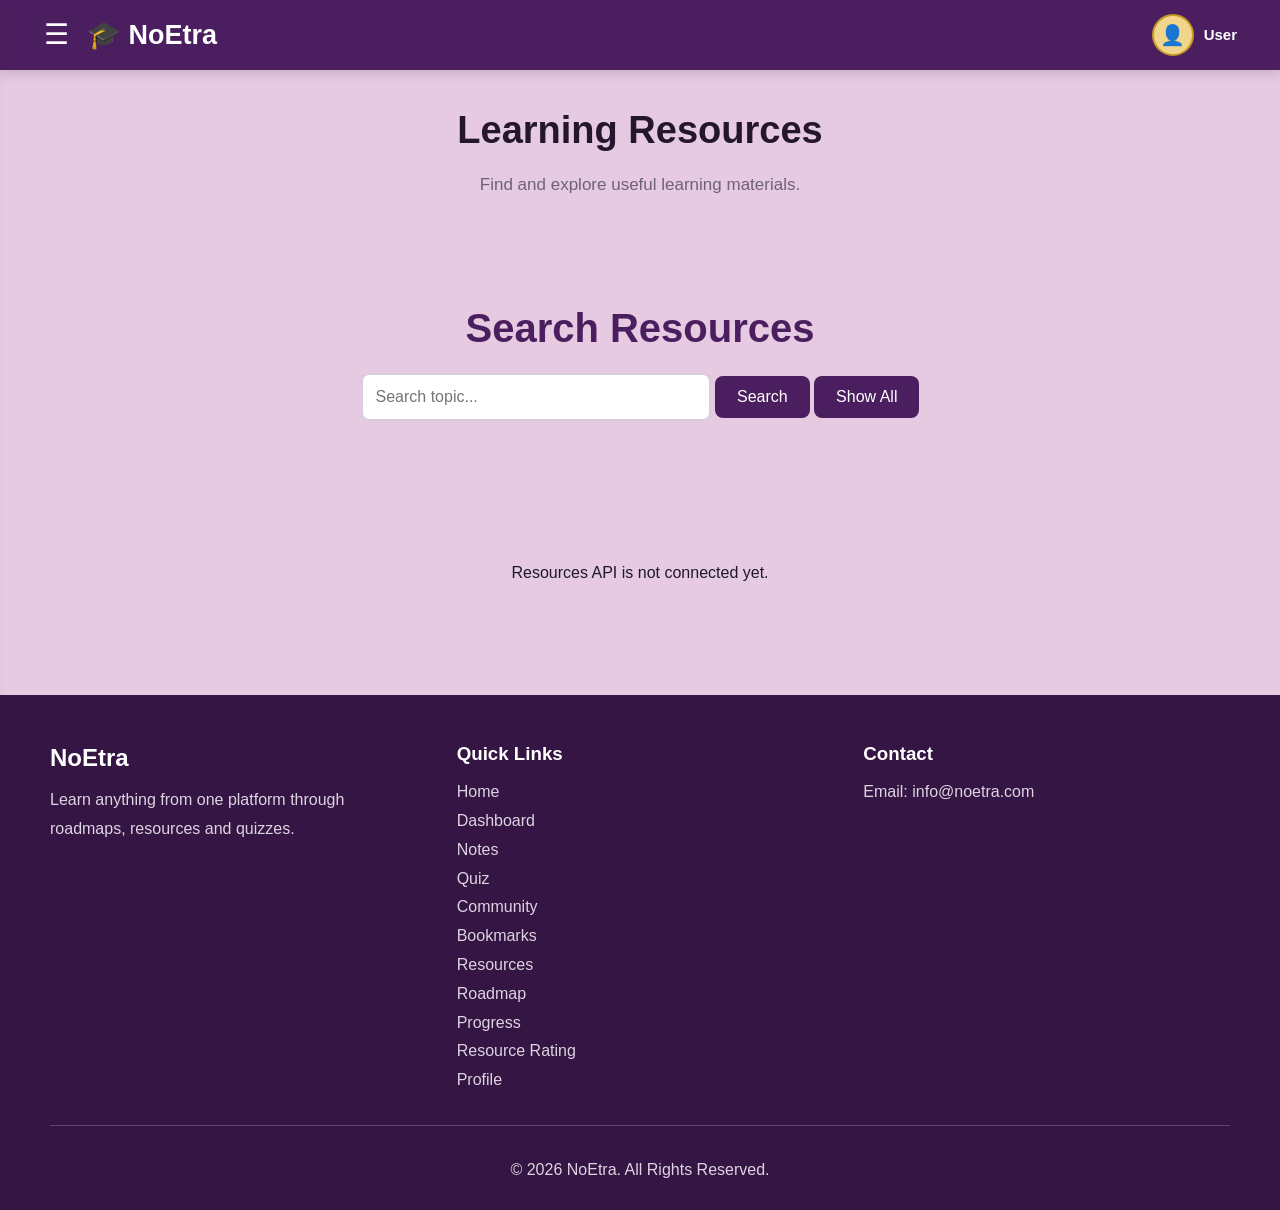
<file: frontend-main/resources.html>
<!DOCTYPE html>
<html lang="en">

<head>

    <meta charset="UTF-8">

    <meta
        name="viewport"
        content="width=device-width, initial-scale=1.0">

    <title>NoEtra - Learning Resources</title>

    <link
        rel="stylesheet"
        href="css/style.css">

</head>


<body class="resources-page">


<!-- =========================
     NOETRA NAVBAR
========================= -->

<header class="navbar">

    <div class="navbar-left">

        <button
            class="menu-toggle"
            id="menuToggle"
            type="button">
            ☰
        </button>

        <div class="logo">
            🎓 NoEtra
        </div>

    </div>

    <div class="navbar-profile" id="navbarProfile">

        <div class="profile-avatar" id="profileAvatar">
            👤
        </div>

        <span
            class="navbar-username"
            id="navbarUsername">
            User
        </span>

    </div>

</header>

<!-- =========================
     SIDE MENU OVERLAY
========================= -->

<div
    class="menu-overlay"
    id="menuOverlay">
</div>


<!-- =========================
     SIDE MENU
========================= -->

<aside
    class="side-menu"
    id="sideMenu">

    <button
        class="close-menu"
        id="closeMenu"
        type="button"
        aria-label="Close menu">

        ×

    </button>


    <div class="side-menu-logo">
        🎓 NoEtra
    </div>


    <nav class="side-menu-links">

        <a href="index.html">
            🏠 Home
        </a>

        <a href="dashboard.html">
            📊 Dashboard
        </a>

        <a href="notes.html">
            📝 Notes
        </a>

        <a href="quiz.html">
            🧠 Quiz
        </a>

        <a href="community.html">
            💬 Community
        </a>

        <a href="bookmark.html">
            🔖 Bookmarks
        </a>

        <a href="resources.html">
            📚 Resources
        </a>

        <a href="roadmap.html">
            🗺️ Roadmap
        </a>

        <a href="progress.html">
            📈 Progress
        </a>

        <a href="rating.html">
            ⭐ Resource Rating
        </a>

        <a href="profile.html">
            👤 Profile
        </a>

    

    </nav>

</aside>


<!-- =========================
     PAGE HEADER
========================= -->

<header class="resources-header">

    <h1>
        Learning Resources
    </h1>

    <p>
        Find and explore useful learning materials.
    </p>

</header>


<!-- =========================
     MAIN CONTENT
========================= -->

<main>


    <!-- SEARCH RESOURCES -->

    <section class="resources">

        <h2>
            Search Resources
        </h2>


        <input
            type="text"
            id="searchInput"
            placeholder="Search topic...">


        <button
            type="button"
            onclick="searchResources()">

            Search

        </button>


        <button
            type="button"
            onclick="loadResources()">

            Show All

        </button>

    </section>
<!-- RESULTS CONTAINER -->
    <section class="resources">
        <div id="resourceList"></div>
    </section>



<!-- =========================
     FOOTER
========================= -->

<footer class="footer">

    <div class="footer-content">


        <div class="footer-section">

            <h2>
                NoEtra
            </h2>

            <p>
                Learn anything from one platform through
                roadmaps, resources and quizzes.
            </p>

        </div>
<div class="footer-section">

    <h3>Quick Links</h3>

    <ul>

        <li>
            <a href="index.html">Home</a>
        </li>

        <li>
            <a href="dashboard.html">Dashboard</a>
        </li>

        <li>
            <a href="notes.html">Notes</a>
        </li>

        <li>
            <a href="quiz.html">Quiz</a>
        </li>

        <li>
            <a href="community.html">Community</a>
        </li>

        <li>
            <a href="bookmark.html">Bookmarks</a>
        </li>

        <li>
            <a href="resources.html">Resources</a>
        </li>

        <li>
            <a href="roadmap.html">Roadmap</a>
        </li>

        <li>
            <a href="progress.html">Progress</a>
        </li>

        <li>
            <a href="rating.html">Resource Rating</a>
        </li>

        <li>
            <a href="profile.html">Profile</a>
        </li>

    </ul>

</div>
         

           


        <div class="footer-section">

            <h3>
                Contact
            </h3>

            <p>
                Email: info@noetra.com
            </p>

        </div>


    </div>


    <hr>


    <p class="copyright">

        © 2026 NoEtra. All Rights Reserved.

    </p>

</footer>


<!-- =========================
     RESOURCES JS
========================= -->

<script src="js/resources.js"></script>


<!-- =========================
     HAMBURGER MENU
========================= -->

<script>

    const menuToggle =
        document.getElementById("menuToggle");

    const closeMenu =
        document.getElementById("closeMenu");

    const sideMenu =
        document.getElementById("sideMenu");

    const menuOverlay =
        document.getElementById("menuOverlay");


    if (menuToggle && sideMenu) {

        menuToggle.addEventListener("click", function () {

            sideMenu.classList.add("active");

            if (menuOverlay) {
                menuOverlay.classList.add("active");
            }

        });

    }


    if (closeMenu && sideMenu) {

        closeMenu.addEventListener("click", function () {

            sideMenu.classList.remove("active");

            if (menuOverlay) {
                menuOverlay.classList.remove("active");
            }

        });

    }


    if (menuOverlay && sideMenu) {

        menuOverlay.addEventListener("click", function () {

            sideMenu.classList.remove("active");

            menuOverlay.classList.remove("active");

        });

    }

</script>


</body>

</html>
</file>
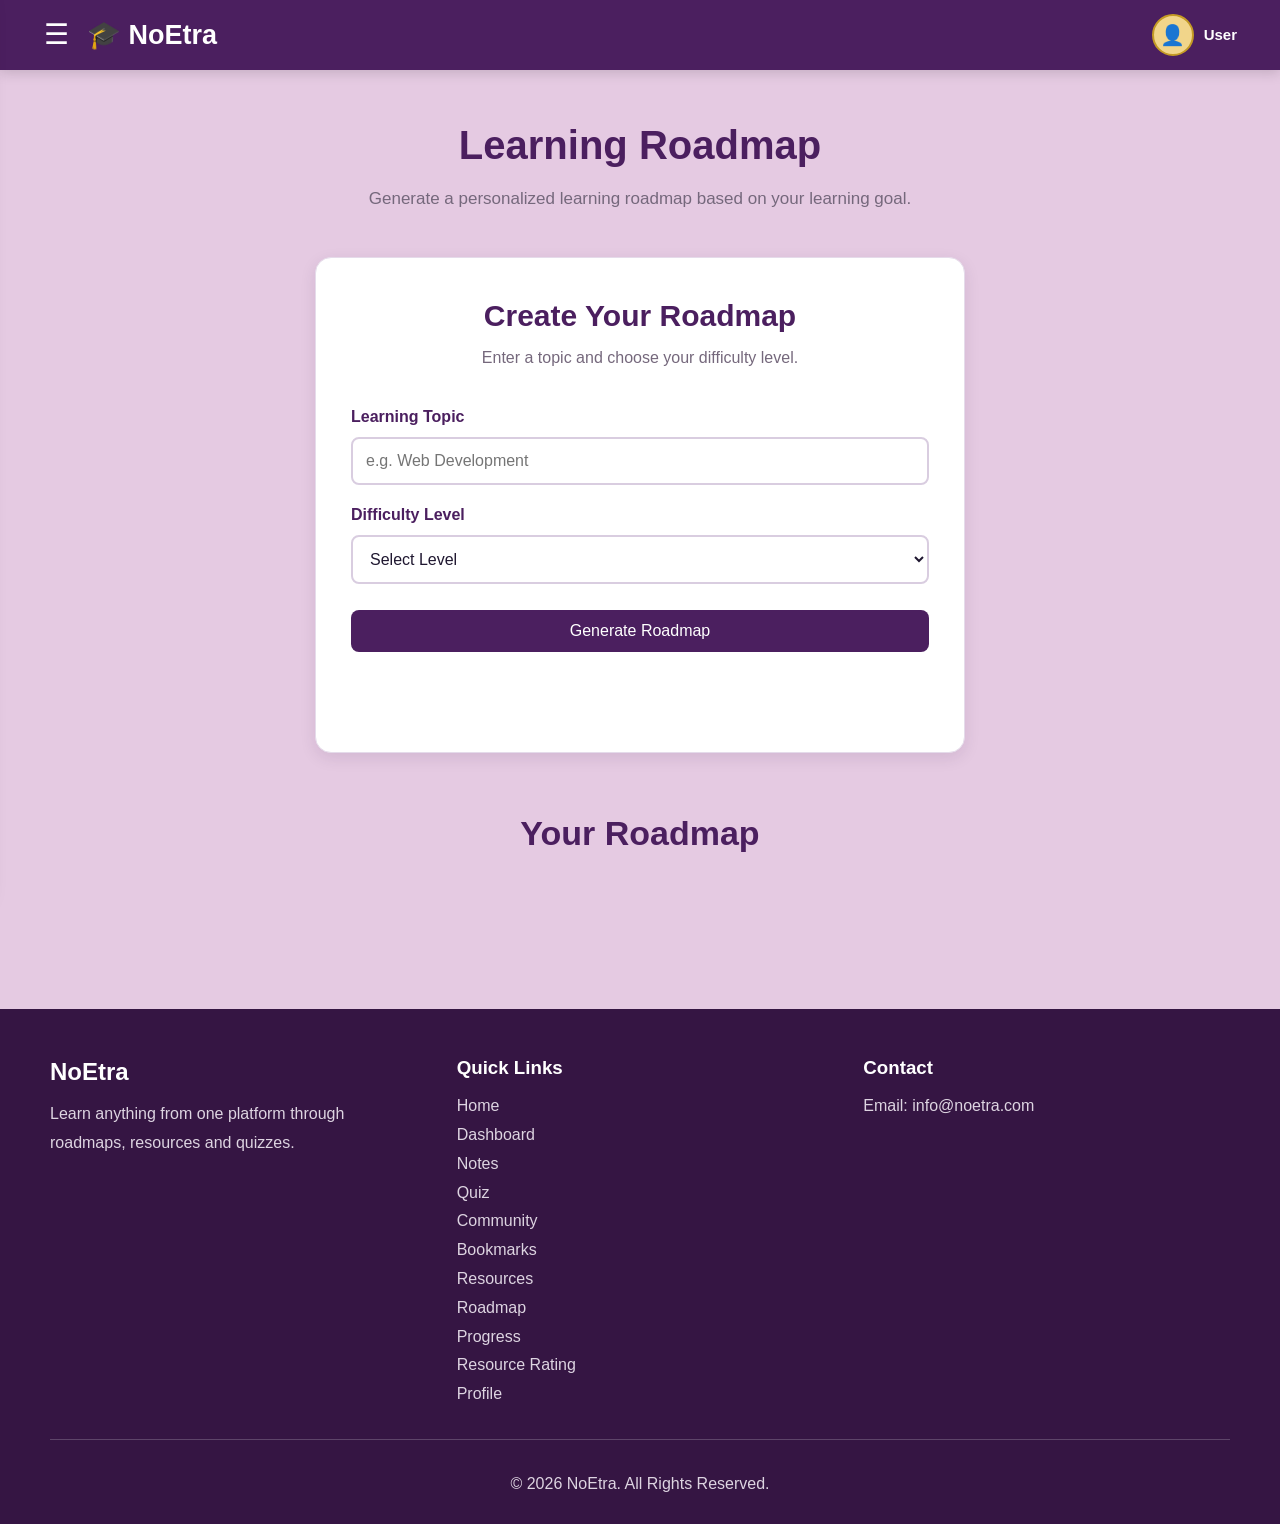
<file: frontend-main/roadmap.html>
<!DOCTYPE html>
<html lang="en">

<head>
    <meta charset="UTF-8">
    <meta name="viewport" content="width=device-width, initial-scale=1.0">

    <title>NoEtra - Roadmap</title>

    <link rel="stylesheet" href="css/style.css">
</head>

<body class="roadmap-page">

<!-- =========================
     NOETRA NAVBAR
========================= -->

<header class="navbar">

    <div class="navbar-left">

        <button
            class="menu-toggle"
            id="menuToggle"
            type="button">
            ☰
        </button>

        <div class="logo">
            🎓 NoEtra
        </div>

    </div>

    <div class="navbar-profile" id="navbarProfile">

        <div class="profile-avatar" id="profileAvatar">
            👤
        </div>

        <span
            class="navbar-username"
            id="navbarUsername">
            User
        </span>

    </div>

</header>


<!-- =========================
     OVERLAY
========================= -->

<div
    class="menu-overlay"
    id="menuOverlay">
</div>


<!-- =========================
     SIDE MENU
========================= -->

<aside
    class="side-menu"
    id="sideMenu">

    <button
        class="close-menu"
        id="closeMenu"
        type="button"
        aria-label="Close menu">
        ×
    </button>

    <div class="side-menu-logo">
        🎓 NoEtra
    </div>

    <nav class="side-menu-links">

        <a href="index.html">🏠 Home</a>

        <a href="dashboard.html">📊 Dashboard</a>

        <a href="notes.html">📝 Notes</a>

        <a href="quiz.html">🧠 Quiz</a>

        <a href="community.html">💬 Community</a>

        <a href="bookmark.html">🔖 Bookmarks</a>

        <a href="resources.html">📚 Resources</a>

        <a href="roadmap.html">🗺️ Roadmap</a>

        <a href="progress.html">📈 Progress</a>

        <a href="rating.html">⭐ Resource Rating</a>

        <a href="profile.html">👤 Profile</a>

        

    </nav>

</aside>


<!-- =========================
     ROADMAP HEADER
========================= -->

<header class="roadmap-header">

    <h1>Learning Roadmap</h1>

    <p>
        Generate a personalized learning roadmap
        based on your learning goal.
    </p>

</header>


<!-- =========================
     ROADMAP GENERATOR
========================= -->

<main class="roadmap-page-container">

    <section class="roadmap-generator-card">

        <h2>Create Your Roadmap</h2>

        <p>
            Enter a topic and choose your difficulty level.
        </p>


        <form id="roadmapForm">

            <label for="roadmapTopic">
                Learning Topic
            </label>

            <input
                type="text"
                id="roadmapTopic"
                placeholder="e.g. Web Development"
                required>


            <label for="roadmapLevel">
                Difficulty Level
            </label>

            <select id="roadmapLevel" required>

                <option value="">
                    Select Level
                </option>

                <option value="Beginner">
                    Beginner
                </option>

                <option value="Intermediate">
                    Intermediate
                </option>

                <option value="Advanced">
                    Advanced
                </option>

            </select>


            <button type="submit">
                Generate Roadmap
            </button>

        </form>


        <p id="roadmapMessage"></p>

    </section>


    <!-- =========================
         GENERATED ROADMAP
    ========================= -->

    <section class="generated-roadmap">

        <h2>Your Roadmap</h2>

        <div id="roadmapResult">

            <!-- Backend connect করার পরে
                 এখানে roadmap আসবে -->

        </div>

    </section>

</main>


<!-- =========================
     FOOTER
========================= -->

<footer class="footer">

    <div class="footer-content">

        <div class="footer-section">

            <h2>NoEtra</h2>

            <p>
                Learn anything from one platform through
                roadmaps, resources and quizzes.
            </p>

        </div>

<div class="footer-section">

    <h3>Quick Links</h3>

    <ul>

        <li>
            <a href="index.html">Home</a>
        </li>

        <li>
            <a href="dashboard.html">Dashboard</a>
        </li>

        <li>
            <a href="notes.html">Notes</a>
        </li>

        <li>
            <a href="quiz.html">Quiz</a>
        </li>

        <li>
            <a href="community.html">Community</a>
        </li>

        <li>
            <a href="bookmark.html">Bookmarks</a>
        </li>

        <li>
            <a href="resources.html">Resources</a>
        </li>

        <li>
            <a href="roadmap.html">Roadmap</a>
        </li>

        <li>
            <a href="progress.html">Progress</a>
        </li>

        <li>
            <a href="rating.html">Resource Rating</a>
        </li>

        <li>
            <a href="profile.html">Profile</a>
        </li>

    </ul>

</div>


        <div class="footer-section">

            <h3>Contact</h3>

            <p>
                Email: info@noetra.com
            </p>

        </div>

    </div>


    <hr>

    <p class="copyright">
        © 2026 NoEtra. All Rights Reserved.
    </p>

</footer>


<!-- =========================
     ROADMAP JS
========================= -->

<script src="js/roadmap.js"></script>


<!-- =========================
     HAMBURGER MENU
========================= -->

<script>

const menuToggle =
    document.getElementById("menuToggle");

const closeMenu =
    document.getElementById("closeMenu");

const sideMenu =
    document.getElementById("sideMenu");

const menuOverlay =
    document.getElementById("menuOverlay");


if (menuToggle && sideMenu) {

    menuToggle.addEventListener("click", function () {

        sideMenu.classList.add("active");

        if (menuOverlay) {
            menuOverlay.classList.add("active");
        }

    });

}


if (closeMenu && sideMenu) {

    closeMenu.addEventListener("click", function () {

        sideMenu.classList.remove("active");

        if (menuOverlay) {
            menuOverlay.classList.remove("active");
        }

    });

}


if (menuOverlay && sideMenu) {

    menuOverlay.addEventListener("click", function () {

        sideMenu.classList.remove("active");

        menuOverlay.classList.remove("active");

    });

}

</script>

</body>

</html>
</file>
<file: frontend-main/css/style.css>
/* =========================================================
   NoEtra - COMPLETE MAIN STYLE
   One CSS file for all pages
========================================================= */

* {
    box-sizing: border-box;
    margin: 0;
    padding: 0;
}

html {
    scroll-behavior: smooth;
}

body {
    font-family: Arial, Helvetica, sans-serif;
    background: #faf8fc;
    color: #1f1730;
    min-height: 100vh;
    line-height: 1.5;
}


/* =========================================================
   GLOBAL
========================================================= */

a {
    text-decoration: none;
}

button {
    font-family: Arial, Helvetica, sans-serif;
    cursor: pointer;
}

input,
textarea,
select {
    font-family: Arial, Helvetica, sans-serif;
}


/* =========================================================
   MAIN NAVBAR
========================================================= */

.main-nav {
    width: 100%;
    height: 74px;
    background: #4b1f5f;

    display: flex;
    align-items: center;

    padding: 0 38px;

    position: relative;
    z-index: 1000;

    box-shadow: 0 3px 12px rgba(0, 0, 0, 0.15);
}

.nav-left {
    display: flex;
    align-items: center;
    gap: 22px;
}


/* =========================================================
   MENU BUTTON
========================================================= */

.menu-toggle {
    width: 34px;
    height: 34px;

    border: none;
    background: transparent !important;

    padding: 0 !important;
    margin: 0;

    display: flex;
    flex-direction: column;
    justify-content: center;
    align-items: center;

    gap: 5px;

    box-shadow: none !important;
}

.menu-toggle:hover {
    background: transparent !important;
    transform: none !important;
}

.menu-toggle span {
    display: block;

    width: 27px;
    height: 3px;

    background: white;

    border-radius: 3px;
}


/* =========================================================
   LOGO
========================================================= */

.main-logo {
    color: white;
    font-size: 28px;
    font-weight: bold;
}


/* =========================================================
   SIDE MENU
========================================================= */

.side-menu {
    position: fixed;

    top: 74px;
    left: -280px;

    width: 280px;
    height: calc(100vh - 74px);

    background: #351543;

    padding: 25px 0;

    z-index: 999;

    transition: left 0.3s ease;

    box-shadow: 5px 0 15px rgba(0, 0, 0, 0.15);

    overflow-y: auto;
}

.side-menu.active {
    left: 0;
}

.side-menu a {
    display: block;

    padding: 16px 30px;

    color: white;

    font-size: 17px;

    transition: 0.2s;
}

.side-menu a:hover {
    background: #5b2870;
    padding-left: 38px;
}


/* =========================================================
   HEADER
========================================================= */

header {
    text-align: center;
    padding: 32px 20px 20px;
}

header h1 {
    margin-bottom: 12px;

    color: #24162f;

    font-size: 38px;
}

header p {
    color: #6f6177;

    font-size: 17px;

    line-height: 1.6;
}


/* =========================================================
   HOME LOGO
========================================================= */

.logo-section {
    text-align: center;
    padding: 20px 20px 10px;
}

.logo-section h1 {
    font-size: 48px;
    color: #3f2050;
    margin-bottom: 8px;
}

.logo-section p {
    font-size: 19px;
    color: #75687c;
}


/* =========================================================
   HOME HERO
========================================================= */

.hero {
    display: flex;
    flex-direction: column;
    align-items: center;

    text-align: center;

    padding: 45px 20px 25px;
}

.hero-text {
    width: 100%;
    max-width: 850px;
}

.hero h2 {
    font-size: 48px;
    color: #4b1f5f;

    margin-bottom: 20px;
}

.hero p {
    font-size: 18px;
    color: #6f6177;

    line-height: 1.7;

    margin-bottom: 25px;
}

.hero form {
    display: flex;
    justify-content: center;

    gap: 10px;

    flex-wrap: wrap;

    margin: 25px 0;
}

.hero h3 {
    color: #2a1b35;
    margin-top: 30px;
}


/* =========================================================
   INPUTS
========================================================= */

input,
textarea,
select {
    border: 2px solid #d9cde0;

    border-radius: 8px;

    font-size: 16px;

    background: white;

    color: #1f1730;

    outline: none;
}

input {
    width: 100%;
    max-width: 350px;
    padding: 13px;
}

textarea {
    padding: 13px;
}

input:focus,
textarea:focus,
select:focus {
    border-color: #6a347c;
}


/* =========================================================
   BUTTON
========================================================= */

button {
    background: #4b1f5f;

    color: white;

    border: none;

    padding: 12px 22px;

    border-radius: 8px;

    font-size: 16px;

    transition: 0.25s;
}

button:hover {
    background: #673579;
    transform: translateY(-1px);
}


/* =========================================================
   LEVEL BUTTONS
========================================================= */

.level-buttons {
    display: flex;
    justify-content: center;

    gap: 12px;

    flex-wrap: wrap;

    margin-top: 20px;
}

.level-btn.active {
    background: #7a4b8b;
}


/* =========================================================
   HOME SECTIONS
========================================================= */

.roadmaps {
    padding: 55px 40px;
}

.roadmaps h2,
.resources h2,
.rating h2 {
    text-align: center;

    color: #4b1f5f;

    font-size: 40px;

    margin-bottom: 15px;
}

.section-text,
.resources > p {
    text-align: center;

    color: #75687c;

    font-size: 17px;

    margin-bottom: 35px;
}


/* =========================================================
   CARD CONTAINERS
========================================================= */

.card-container,
.resource-container,
.rating-container,
.recent-container,
.favorite-container,
.statistics-container,
.activity-container,
.community-container,
.quiz-container,
.roadmap-container {
    display: flex;

    justify-content: center;

    gap: 25px;

    flex-wrap: wrap;
}


/* =========================================================
   GENERAL CARDS
========================================================= */

.card,
.resource-card,
.rating-card,
.recent-card,
.favorite-card,
.statistics-card,
.activity-card,
.quiz-card,
.quiz-question-card,
.community-card,
.roadmap-card,
.admin-card {
    background: white;

    border-radius: 14px;

    box-shadow:
        0 5px 16px rgba(53, 21, 67, 0.10);
}


/* =========================================================
   HOME CARDS
========================================================= */

.card {
    flex: 1;

    min-width: 250px;
    max-width: 340px;

    padding: 25px;

    text-align: center;

    transition: 0.3s;
}

.card:hover {
    transform: translateY(-6px);
}

.card h3 {
    color: #4b1f5f;
}

.card p {
    color: #75687c;

    line-height: 1.6;
}

.card button {
    width: 100%;
    margin-top: 20px;
}


/* =========================================================
   RESOURCES HOME
========================================================= */

.resources {
    margin-top: 50px;

    text-align: center;

    padding: 30px 40px 60px;
}

.resource-card {
    width: 260px;

    padding: 25px;

    text-align: center;

    transition: 0.3s;
}

.resource-card:hover {
    transform: translateY(-6px);
}

.resource-card h3 {
    color: #4b1f5f;
}

.resource-card p {
    color: #75687c;
    line-height: 1.6;
}


/* =========================================================
   ROADMAP
========================================================= */

.roadmap-generator {
    padding: 35px 20px 60px;

    text-align: center;
}

.roadmap-generator h2 {
    color: #4b1f5f;

    font-size: 38px;

    margin-bottom: 12px;
}

.roadmap-generator > p {
    color: #75687c;

    margin-bottom: 30px;
}

.roadmap-card {
    width: 300px;

    padding: 25px;
}

.roadmap-card h3 {
    color: #4b1f5f;
}

.roadmap-card ol {
    text-align: left;

    color: #75687c;

    line-height: 2;
}


/* =========================================================
   NOTES
========================================================= */

.notes {
    width: 90%;

    max-width: 900px;

    margin: 0 auto;

    padding: 35px 20px 70px;

    text-align: center;
}

.notes h2 {
    color: #4b1f5f;

    font-size: 35px;

    margin-bottom: 25px;
}

.notes textarea {
    display: block;

    width: 100%;

    max-width: 800px;

    height: 250px;

    margin: 0 auto;

    resize: vertical;

    font-size: 16px;
}

.notes > button {
    margin-top: 5px;
}

#notesList {
    width: 100%;

    max-width: 700px;

    margin: 35px auto 0;
}

.note-card {
    background: white;

    padding: 20px;

    margin-bottom: 15px;

    border-radius: 12px;

    box-shadow:
        0 5px 14px rgba(53, 21, 67, 0.10);

    text-align: left;
}

.note-card p {
    color: #75687c;

    line-height: 1.6;

    white-space: pre-wrap;
}

.delete-note {
    margin-top: 15px;
}


/* =========================================================
   QUIZ
========================================================= */

.quiz {
    width: 90%;

    max-width: 900px;

    margin: 0 auto;

    padding: 35px 20px 70px;

    text-align: center;
}

.quiz h2 {
    font-size: 38px;

    color: #4b1f5f;

    margin-bottom: 30px;
}

.quiz-container {
    width: 100%;
}

.quiz-card,
.quiz-question-card {
    width: 100%;

    max-width: 700px;

    padding: 30px;

    text-align: left;

    transition: 0.3s;
}

.quiz-card:hover {
    transform: translateY(-5px);
}

.quiz-card h3,
.quiz-question-card h2,
.quiz-question-card h3 {
    color: #4b1f5f;

    margin-bottom: 12px;
}

.quiz-card p,
.quiz-question-card p {
    color: #75687c;

    line-height: 1.6;
}

#quizArea {
    width: 100%;

    max-width: 700px;

    margin: 0 auto;
}

.quiz-options {
    margin: 20px 0;
}

.quiz-option {
    display: block;

    padding: 12px;

    margin-bottom: 8px;

    color: #3c2946;

    cursor: pointer;

    text-align: left;

    border-radius: 8px;
}

.quiz-option:hover {
    background: #f3edf6;
}

.quiz-option input {
    width: auto;

    margin-right: 10px;
}


/* =========================================================
   COMMUNITY
========================================================= */

.community {
    width: 90%;

    max-width: 1100px;

    margin: 0 auto;

    padding: 35px 20px 70px;

    text-align: center;
}


/* CREATE DISCUSSION */

.community-create {
    width: 100%;

    max-width: 800px;

    margin: 0 auto 55px;

    background: white;

    padding: 30px;

    border-radius: 14px;

    box-shadow:
        0 5px 16px rgba(53, 21, 67, 0.10);

    text-align: left;
}

.community-create h2,
.community-discussions h2 {
    color: #4b1f5f;

    font-size: 30px;

    margin-bottom: 10px;
}

.community-create > p {
    color: #75687c;

    margin-bottom: 25px;
}

.community-create form {
    display: flex;

    flex-direction: column;

    gap: 15px;
}

.community-create input,
.community-create textarea {
    width: 100%;

    max-width: none;
}

.community-create textarea {
    min-height: 180px;

    resize: vertical;
}

.community-create button {
    align-self: center;
}

.community-message {
    min-height: 22px;

    margin-top: 15px;

    font-weight: bold;

    text-align: center;
}

.community-message.success {
    color: #287a43;
}

.community-message.error {
    color: #b94343;
}


/* DISCUSSIONS */

.community-discussions {
    margin-top: 30px;
}

.community-discussions h2 {
    text-align: center;

    margin-bottom: 30px;
}

.community-card {
    width: 300px;

    padding: 25px;

    text-align: left;

    transition: 0.3s;
}

.community-card:hover {
    transform: translateY(-6px);
}

.community-card h3 {
    color: #4b1f5f;

    margin-bottom: 12px;
}

.community-card p {
    color: #75687c;

    line-height: 1.6;

    margin-bottom: 15px;

    white-space: pre-wrap;

    word-break: break-word;
}

.community-card small {
    color: #8a7b91;
}

#dashboardBtn {
    display: block;

    margin: 40px auto 0;
}


/* =========================================================
   DASHBOARD
========================================================= */

.dashboard {
    width: 90%;

    max-width: 1200px;

    margin: auto;

    padding: 45px 0 60px;
}

.dashboard .welcome {
    text-align: center;

    padding: 30px 0 45px;
}

.dashboard .welcome h1 {
    font-size: 40px;

    color: #4b1f5f;

    line-height: 1.2;
}

.dashboard .welcome p {
    margin-top: 12px;

    color: #75687c;

    font-size: 18px;
}


/* DASHBOARD SEARCH */

.dashboard .search {
    max-width: 650px;

    margin: 28px auto;

    display: flex;
}

.dashboard .search input {
    flex: 1;

    width: auto;

    max-width: none;

    padding: 14px 16px;

    border-right: none;

    border-radius: 8px 0 0 8px;
}

.dashboard .search button {
    width: auto;

    margin: 0;

    border-radius: 0 8px 8px 0;

    padding: 0 22px;
}


/* DASHBOARD HEADING */

.dashboard > section > h2 {
    margin-bottom: 22px;

    color: #4b1f5f;

    font-size: 30px;
}


/* DASHBOARD GRID */

.option-grid {
    display: grid;

    grid-template-columns:
        repeat(auto-fit, minmax(210px, 1fr));

    gap: 18px;
}

.option {
    background: white;

    border: 1px solid #e0d5e5;

    border-radius: 15px;

    padding: 25px 18px;

    text-align: center;

    cursor: pointer;

    transition: 0.25s;
}

.option:hover {
    transform: translateY(-5px);

    border-color: #6a347c;

    box-shadow:
        0 10px 25px rgba(53, 21, 67, 0.12);
}

.option span {
    display: block;

    font-size: 38px;
}

.option h3 {
    margin: 13px 0 8px;

    color: #4b1f5f;

    font-size: 18px;
}

.option p {
    color: #75687c;

    font-size: 14px;

    line-height: 1.5;
}

.dashboard .logout {
    display: block;

    width: auto;

    background: #b94343;

    margin: 35px auto 0;

    font-size: 14px;
}

.dashboard .logout:hover {
    background: #963535;
}


/* =========================================================
   PROFILE
========================================================= */

.profile-container {
    min-height: calc(100vh - 74px);

    display: flex;

    justify-content: center;

    align-items: center;

    padding: 45px 20px;
}

.profile-card {
    width: 100%;

    max-width: 500px;

    background: white;

    padding: 40px;

    border-radius: 18px;

    border: 1px solid #d9cde0;

    box-shadow:
        0 10px 30px rgba(53, 21, 67, 0.10);
}

.profile-icon {
    width: 85px;
    height: 85px;

    margin: 0 auto;

    border-radius: 50%;

    background: #eee3f2;

    display: flex;

    align-items: center;
    justify-content: center;

    font-size: 40px;
}

.profile-card h1 {
    text-align: center;

    margin: 20px 0 8px;

    color: #4b1f5f;

    font-size: 32px;
}

.profile-subtitle {
    text-align: center;

    color: #75687c;

    font-size: 15px;

    margin-bottom: 25px;
}

.profile-card label {
    display: block;

    margin: 16px 0 7px;

    font-weight: bold;
}

.profile-card input {
    width: 100%;

    max-width: none;
}

.profile-note {
    color: #75687c;

    font-size: 12px;

    margin-top: 6px;
}

#saveProfile {
    width: 100%;

    margin-top: 25px;
}

#profileMessage {
    min-height: 20px;

    text-align: center;

    margin-top: 15px;

    font-size: 14px;

    font-weight: 600;
}

#profileMessage.success {
    color: #287a43;
}

#profileMessage.error {
    color: #b94343;
}

.profile-back {
    display: block;

    text-align: center;

    margin-top: 22px;

    color: #75687c;

    font-size: 14px;
}


/* =========================================================
   RATING
========================================================= */

.rating {
    width: 90%;

    max-width: 900px;

    margin: auto;

    padding: 45px 20px 70px;

    text-align: center;
}

.rating h2 {
    color: #4b1f5f;

    font-size: 40px;

    margin-bottom: 12px;
}

.rating-card {
    width: 100%;

    max-width: 650px;

    margin: 0 auto 50px;

    padding: 35px;

    text-align: left;
}

.rating-card label {
    display: block;

    color: #4b1f5f;

    font-weight: bold;

    margin: 16px 0 7px;
}

.rating-card input,
.rating-card select,
.rating-card textarea {
    width: 100%;

    max-width: none;
}

.rating-card textarea {
    min-height: 130px;

    resize: vertical;
}

.rating-card select {
    padding: 13px;
}

.rating-card button {
    width: 100%;

    margin-top: 25px;
}

.rating-list-title {
    margin-top: 30px;
}

#ratingList {
    max-width: 700px;

    margin: 30px auto;
}

.rating-result-card {
    background: white;

    padding: 22px 25px;

    margin-bottom: 18px;

    border-radius: 14px;

    box-shadow:
        0 5px 16px rgba(53, 21, 67, 0.10);

    text-align: left;
}

.rating-user {
    color: #4b1f5f;

    font-size: 16px;

    margin-bottom: 10px;
}

.rating-stars {
    font-size: 20px;

    margin-bottom: 12px;
}

.rating-review {
    color: #75687c;

    line-height: 1.6;
}

.rating-empty {
    background: white;

    padding: 35px;

    border-radius: 14px;

    box-shadow:
        0 5px 16px rgba(53, 21, 67, 0.10);
}

.rating-empty span {
    font-size: 40px;
}

.rating-empty h3 {
    color: #4b1f5f;

    margin: 12px 0;
}

.rating-empty p {
    color: #75687c;
}

.rating-error {
    color: #b94343;

    font-weight: bold;
}

.back-dashboard {
    width: auto;

    margin-top: 20px;
}


/* =========================================================
   ADMIN
========================================================= */

.admin {
    padding: 35px 20px 60px;

    text-align: center;
}

.admin h2 {
    font-size: 38px;

    color: #4b1f5f;

    margin-bottom: 30px;
}

.admin-container {
    display: flex;

    justify-content: center;

    gap: 25px;

    flex-wrap: wrap;
}

.admin-card {
    width: 300px;

    padding: 25px;
}

.admin-card h3 {
    color: #4b1f5f;
}

.admin-card p {
    color: #75687c;
}


/* =========================================================
   RECENT / FAVORITES / PROGRESS / ACTIVITY
========================================================= */

.recent-topics,
.favorites,
.progress-section,
.statistics,
.activity {
    padding: 30px 40px 55px;

    text-align: center;
}

.recent-topics h2,
.favorites h2,
.progress-section h2,
.statistics h2,
.activity h2 {
    color: #4b1f5f;

    font-size: 34px;

    margin-bottom: 30px;
}

.recent-card,
.favorite-card,
.statistics-card,
.activity-card {
    width: 280px;

    padding: 25px;

    transition: 0.3s;
}

.recent-card:hover,
.favorite-card:hover,
.statistics-card:hover,
.activity-card:hover {
    transform: translateY(-6px);
}

.recent-card h3,
.favorite-card h3,
.activity-card h3 {
    color: #4b1f5f;
}

.recent-card p,
.favorite-card p,
.statistics-card p,
.activity-card p {
    color: #75687c;

    line-height: 1.6;
}


/* =========================================================
   PROGRESS
========================================================= */

.progress-card {
    width: 100%;

    max-width: 500px;

    margin: auto;

    background: white;

    padding: 30px;

    border-radius: 14px;

    box-shadow:
        0 5px 16px rgba(53, 21, 67, 0.10);
}

.progress-card h3 {
    color: #4b1f5f;
}

.progress-card p {
    color: #75687c;
}

progress {
    width: 100%;

    height: 20px;
}


/* =========================================================
   SEARCH RESULT
========================================================= */

#searchResult,
#levelResult,
#popularResult,
#resourceResult,
#roadmapResult {
    max-width: 700px;

    margin: 30px auto;
}

.search-result-card,
.search-message,
.level-result-card,
.popular-result-card,
.resource-result-card,
.roadmap-result-card {
    background: white;

    padding: 30px;

    border-radius: 14px;

    box-shadow:
        0 5px 16px rgba(53, 21, 67, 0.10);
}

.search-result-card h2,
.level-result-card h3,
.popular-result-card h2,
.resource-result-card h3,
.roadmap-result-card h2 {
    color: #4b1f5f;
}

.search-result-card ol,
.level-result-card ul,
.popular-result-card ol,
.roadmap-result-card ol {
    color: #75687c;

    line-height: 2;
}


/* =========================================================
   FOOTER
========================================================= */

.footer {
    width: 100%;

    background: #351543;

    color: white;

    padding: 45px 50px 25px;

    margin-top: 50px;
}

.footer-content {
    display: flex;

    justify-content: space-between;

    gap: 40px;

    flex-wrap: wrap;
}

.footer-section {
    flex: 1;

    min-width: 200px;
}

.footer h2,
.footer h3 {
    color: white;

    margin-bottom: 10px;
}

.footer p,
.footer li {
    color: #ddd4e1;

    line-height: 1.8;
}

.footer ul {
    list-style: none;

    padding: 0;
}

.footer a {
    color: #ddd4e1;
}

.footer a:hover {
    color: white;
}

.footer hr {
    margin: 30px 0;

    border: 0;

    border-top: 1px solid rgba(255,255,255,0.2);
}

.copyright {
    text-align: center;

    margin: 0;
}


/* =========================================================
   LOGIN
========================================================= */

.login-page {
    min-height: 100vh;

    display: flex;

    justify-content: center;

    align-items: center;

    padding: 30px 20px;
}

.login-container {
    width: 100%;

    display: flex;

    justify-content: center;

    align-items: center;
}

.login-card {
    width: 100%;

    max-width: 430px;

    background: white;

    padding: 40px;

    border-radius: 18px;

    border: 1px solid #d9cde0;

    box-shadow:
        0 10px 30px rgba(53, 21, 67, 0.12);
}

.logo {
    text-align: center;

    font-size: 34px;

    font-weight: bold;

    color: #4b1f5f;

    margin-bottom: 25px;
}

.login-card h1 {
    text-align: center;

    font-size: 28px;

    color: #24162f;

    margin-bottom: 10px;
}

.subtitle {
    text-align: center;

    color: #75687c;

    font-size: 14px;

    line-height: 1.5;

    margin-bottom: 28px;
}

#loginForm {
    width: 100%;
}

#loginForm label {
    display: block;

    color: #4b1f5f;

    font-weight: bold;

    margin: 16px 0 7px;
}

#loginForm input {
    width: 100%;

    max-width: none;
}

.forgot {
    text-align: right;

    margin-top: 10px;
}

.forgot a {
    color: #6a347c;

    font-size: 14px;
}

#loginForm button {
    width: 100%;

    margin-top: 22px;
}

#loginForm button:disabled {
    opacity: 0.7;

    cursor: not-allowed;

    transform: none;
}

#message {
    min-height: 20px;

    text-align: center;

    margin-top: 15px;

    font-size: 14px;
}

#message.success {
    color: #287a43;
}

#message.error {
    color: #b94343;
}

.home-link {
    text-align: center;

    margin-top: 25px;
}

.home-link a {
    color: #75687c;

    font-size: 14px;
}


/* =========================================================
   MOBILE
========================================================= */

@media (max-width: 768px) {

    .main-nav {
        height: 68px;

        padding: 0 20px;
    }

    .side-menu {
        top: 68px;

        height: calc(100vh - 68px);
    }

    .main-logo {
        font-size: 24px;
    }

    header {
        padding-top: 25px;
    }

    header h1 {
        font-size: 32px;
    }

    .logo-section h1 {
        font-size: 40px;
    }

    .hero h2 {
        font-size: 36px;
    }

    .roadmaps,
    .resources {
        padding-left: 20px;
        padding-right: 20px;
    }

    .footer {
        padding: 40px 25px 20px;
    }

    .footer-content {
        flex-direction: column;

        text-align: center;
    }


    /* Dashboard */

    .dashboard {
        width: 92%;

        padding: 30px 0 50px;
    }

    .dashboard .welcome {
        padding: 25px 0 35px;
    }

    .dashboard .welcome h1 {
        font-size: 31px;
    }

    .dashboard .welcome p {
        font-size: 16px;
    }

    .dashboard .search {
        width: 100%;
    }

    .dashboard .search input {
        min-width: 0;
    }

    .dashboard .search button {
        padding: 0 16px;
    }

    .dashboard > section > h2 {
        font-size: 25px;
    }

    .option-grid {
        grid-template-columns:
            repeat(2, minmax(0, 1fr));

        gap: 12px;
    }

    .option {
        padding: 20px 12px;
    }

    .option span {
        font-size: 32px;
    }

    .option h3 {
        font-size: 16px;
    }

    .option p {
        font-size: 13px;
    }


    /* Notes */

    .notes {
        width: 95%;

        padding-left: 10px;
        padding-right: 10px;
    }


    /* Quiz */

    .quiz {
        width: 95%;

        padding-left: 10px;
        padding-right: 10px;
    }

    .quiz h2 {
        font-size: 30px;
    }


    /* Community */

    .community {
        width: 95%;

        padding-left: 10px;
        padding-right: 10px;
    }

    .community-create {
        padding: 22px;

        margin-bottom: 40px;
    }

    .community-create h2,
    .community-discussions h2 {
        font-size: 25px;
    }

    .community-card {
        width: 100%;

        max-width: 400px;
    }


    /* Profile */

    .profile-container {
        min-height: calc(100vh - 68px);

        padding: 30px 15px;
    }

    .profile-card {
        padding: 28px 22px;
    }

    .profile-card h1 {
        font-size: 27px;
    }


    /* Rating */

    .rating {
        width: 95%;

        padding: 35px 10px 50px;
    }

    .rating h2 {
        font-size: 32px;
    }

    .rating-card {
        padding: 25px 20px;
    }

}


@media (max-width: 430px) {

    .option-grid {
        grid-template-columns: 1fr;
    }

    .dashboard .search button {
        padding: 0 13px;
    }

    .hero h2 {
        font-size: 30px;
    }

    .hero form {
        width: 100%;
    }

    .hero form input {
        max-width: none;
    }

    .hero form button {
        width: 100%;
    }

    .level-buttons {
        flex-direction: column;
    }

    .level-btn {
        width: 100%;
    }

}
/* =========================================
   NOETRA HAMBURGER MENU - FIXED
========================================= */

/* 3 line button */
.navbar .menu-toggle {
    background: transparent !important;
    border: none !important;
    outline: none !important;
    box-shadow: none !important;

    width: 42px !important;
    height: 42px !important;

    padding: 0 !important;
    margin: 0 !important;

    font-size: 28px !important;
    line-height: 1 !important;

    color: var(--text) !important;

    cursor: pointer;

    display: flex !important;
    align-items: center;
    justify-content: center;

    position: relative;
    z-index: 1100;
}

/* Side menu */
.side-menu {
    position: fixed !important;

    top: 0 !important;
    right: -300px !important;

    width: 280px !important;
    height: 100vh !important;

    background: var(--card) !important;

    padding: 70px 25px 30px !important;

    display: flex !important;
    flex-direction: column !important;
    gap: 8px !important;

    box-sizing: border-box !important;

    z-index: 1200 !important;

    transition: right 0.3s ease !important;

    box-shadow: -5px 0 20px rgba(0, 0, 0, 0.18) !important;
}

/* Open menu */
.side-menu.active {
    right: 0 !important;
}

/* Side menu links */
.side-menu a {
    display: block !important;

    width: 100% !important;

    padding: 12px 14px !important;

    box-sizing: border-box !important;

    text-decoration: none !important;

    color: var(--text) !important;

    border-radius: 8px !important;

    background: transparent !important;
}

.side-menu a:hover {
    background: rgba(196, 154, 36, 0.15) !important;
}

/* X button */
.side-menu .close-menu {
    position: absolute !important;

    top: 18px !important;
    right: 18px !important;

    width: 40px !important;
    height: 40px !important;

    padding: 0 !important;
    margin: 0 !important;

    background: transparent !important;

    border: none !important;
    box-shadow: none !important;

    color: var(--text) !important;

    font-size: 24px !important;

    cursor: pointer !important;
}

/* Background overlay */
.menu-overlay {
    position: fixed !important;

    inset: 0 !important;

    background: rgba(0, 0, 0, 0.35) !important;

    z-index: 1150 !important;

    display: none !important;
}

.menu-overlay.active {
    display: block !important;
}


/* =========================================
   DESKTOP
========================================= */

@media (min-width: 769px) {

    .navbar .menu-toggle {
        display: flex !important;
    }

}


/* =========================================
   MOBILE
========================================= */

@media (max-width: 768px) {

    .navbar .menu-toggle {
        display: flex !important;
    }

}
/* =========================================================
   NOETRA UNIVERSAL NAVBAR + 3 LINE MENU
   DO NOT REMOVE EXISTING CARD CSS
========================================================= */


/* ---------- BASIC PAGE FIX ---------- */

html,
body {
    margin: 0;
    padding: 0;
    width: 100%;
    min-height: 100%;
}

body {
    overflow-x: hidden;
}


/* ---------- ADMIN NAVBAR ---------- */

.navbar {
    width: 100%;
    height: 70px;

    background: #4b1f5f !important;

    display: flex;
    align-items: center;
    justify-content: flex-start;

    gap: 18px;

    padding: 0 35px;

    box-sizing: border-box;

    position: relative;
    z-index: 1000;

    box-shadow: 0 3px 12px rgba(0, 0, 0, 0.15);
}


/* ---------- LOGO ---------- */

.navbar .logo {
    color: white;

    font-size: 27px;
    font-weight: bold;

    margin: 0;
}


/* ---------- THREE LINE BUTTON ---------- */

.navbar .menu-toggle {
    width: 42px !important;
    height: 42px !important;

    padding: 0 !important;
    margin: 0 !important;

    background: transparent !important;

    border: none !important;
    border-radius: 6px !important;

    color: white !important;

    font-size: 28px !important;
    line-height: 1 !important;

    display: flex !important;
    align-items: center !important;
    justify-content: center !important;

    cursor: pointer;

    flex-shrink: 0;

    box-shadow: none !important;
}


/* =========================================================
   DARK PURPLE SIDE MENU
========================================================= */

.side-menu {
    position: fixed;

    top: 0;
    right: -310px;

    width: 290px;
    height: 100vh;

    background: #4b1f5f;

    padding: 25px 20px;

    box-sizing: border-box;

    z-index: 2000;

    box-shadow:
        -5px 0 20px rgba(0,0,0,0.25);

    transition:
        right 0.3s ease;

    overflow-y: auto;
}


/* OPEN */

.side-menu.active {
    right: 0;
}


/* ---------- CLOSE BUTTON ---------- */

.close-menu {
    width: 42px !important;
    height: 42px !important;

    padding: 0 !important;
    margin: 0 0 25px auto !important;

    display: flex !important;

    align-items: center !important;
    justify-content: center !important;

    background: rgba(255,255,255,0.12) !important;

    color: white !important;

    border: none !important;
    border-radius: 8px !important;

    font-size: 28px !important;

    cursor: pointer;
}


.close-menu:hover {
    background: rgba(255,255,255,0.22) !important;
}


/* ---------- SIDE MENU LOGO ---------- */

.side-menu-logo {
    color: white;

    font-size: 25px;
    font-weight: bold;

    padding: 5px 10px 25px;

    border-bottom:
        1px solid rgba(255,255,255,0.18);

    margin-bottom: 15px;
}


/* ---------- SIDE MENU LINKS ---------- */

.side-menu-links {
    display: flex !important;

    flex-direction: column !important;

    gap: 8px !important;

    width: 100% !important;
}


.side-menu-links a {
    display: flex !important;

    align-items: center !important;

    width: 100% !important;

    box-sizing: border-box;

    padding: 14px 15px !important;

    color: white !important;

    text-decoration: none !important;

    font-size: 17px !important;

    border-radius: 8px;

    transition: 0.2s ease;

    margin: 0 !important;
}


.side-menu-links a:hover {
    background: rgba(255,255,255,0.14) !important;

    color: white !important;

    padding-left: 20px !important;
}


/* ---------- OVERLAY ---------- */

.menu-overlay {
    position: fixed;

    inset: 0;

    background: rgba(0,0,0,0.45);

    z-index: 1500;

    opacity: 0;

    visibility: hidden;

    transition:
        opacity 0.3s ease,
        visibility 0.3s ease;
}


.menu-overlay.active {
    opacity: 1;

    visibility: visible;
}


/* =========================================================
   IMPORTANT:
   OLD DESKTOP .menu MUST NOT AFFECT NEW NAVBAR
========================================================= */

.navbar .menu {
    display: none !important;
}


/* =========================================================
   DASHBOARD FIX
========================================================= */

.dashboard-page {
    margin: 0;
    padding: 0;

    min-height: 100vh;

    background-color: #f8f9fc;
}


.dashboard-page .dashboard {
    width: 100%;

    box-sizing: border-box;

    margin: 0;
}
/* Logout */

.dashboard-page .logout-section {
    width: 100%;
    display: flex;
    justify-content: center;
    margin-top: 50px;
    padding-top: 25px;
    border-top: 1px solid #e5d7ad;
}

.dashboard-page .logout-btn {
    padding: 12px 30px;
    border: none;
    border-radius: 10px;
    background: #1b0631;
    color: white;
    font-size: 16px;
    font-weight: 600;
    cursor: pointer;
    transition: 0.3s ease;
}

.dashboard-page .logout-btn:hover {
    transform: translateY(-2px);
    opacity: 0.9;
}


/* =========================================================
   FORGOT PASSWORD
========================================================= */

.forgot-page {
    min-height: 100vh;

    display: flex;

    align-items: center;
    justify-content: center;

    padding: 40px 20px;

    box-sizing: border-box;

    background: #f8f9fc;
}


.forgot-card {
    width: 100%;
    max-width: 420px;

    box-sizing: border-box;

    background: white;

    padding: 40px;

    border-radius: 16px;

    box-shadow:
        0 8px 25px rgba(0,0,0,0.12);

    text-align: center;
}


.forgot-card h1,
.forgot-card h2 {
    color: #051236;

    margin-top: 0;
}


.forgot-card p {
    color: rgb(118,84,84);

    line-height: 1.6;
}


.forgot-card form {
    display: block !important;

    width: 100%;

    margin-top: 25px;
}


.forgot-card label {
    display: block !important;

    width: 100%;

    text-align: left;

    margin-bottom: 8px;

    color: #051236;

    font-weight: bold;
}


.forgot-card input {
    width: 100% !important;

    max-width: none !important;

    box-sizing: border-box;

    padding: 13px;

    border:
        2px solid #051236;

    border-radius: 8px;

    margin-bottom: 18px;
}


.forgot-card button {
    width: 100% !important;

    max-width: none !important;

    margin-top: 5px;
}


.forgot-card #message {
    margin-top: 18px;
}


/* =========================================================
   MOBILE
========================================================= */

@media (max-width: 768px) {

    .navbar {
        height: 65px;

        padding: 0 18px;
    }


    .navbar .logo {
        font-size: 23px;
    }


    .side-menu {
        width: 285px;
    }


    .forgot-card {
        padding: 30px 22px;
    }

}
/* =========================================================
   ADMIN NAVBAR + HAMBURGER FIX
   ADD THIS AT THE VERY END OF CSS
========================================================= */

/* Purple navbar */
.navbar {
    background: #4b1f5f !important;
    justify-content: flex-start !important;
    height: 70px !important;
    padding: 0 35px !important;
    gap: 18px !important;
}

/* 3-line button LEFT */
.navbar .menu-toggle {
    order: 1 !important;

    width: 42px !important;
    height: 42px !important;

    margin: 0 !important;
    padding: 0 !important;

    background: transparent !important;
    border: none !important;
    box-shadow: none !important;

    color: white !important;
    font-size: 28px !important;

    display: flex !important;
    align-items: center !important;
    justify-content: center !important;

    position: static !important;
}

/* No weird hover box */
.navbar .menu-toggle:hover {
    background: transparent !important;
    transform: none !important;
}

/* Logo stays beside hamburger */
.navbar .logo {
    order: 2 !important;
    color: white !important;
    margin: 0 !important;
}


/* =========================================================
   PURPLE SIDE MENU
========================================================= */

.side-menu {
    top: 0 !important;
    left: -300px !important;
    right: auto !important;

    width: 290px !important;
    height: 100vh !important;

    background: #4b1f5f !important;

    z-index: 2000 !important;

    transition: left 0.3s ease !important;
}

.side-menu.active {
    left: 0 !important;
    right: auto !important;
}


/* Side menu text */
.side-menu-links a {
    color: white !important;
}

.side-menu-links a:hover {
    background: rgba(255,255,255,0.14) !important;
}


/* Close button */
.side-menu .close-menu {
    color: white !important;
}


/* Overlay */
.menu-overlay {
    z-index: 1500 !important;
}
/* =========================================================
   COMMUNITY PAGE FIX
   Add at the VERY END of CSS
========================================================= */

/* Remove duplicate navbar */
body.community-page .main-nav {
    display: none !important;
}


/* Community discussion headings centered */
.community-discussions {
    width: 100%;
    text-align: center !important;
}

.community-discussions h2 {
    width: 100%;
    text-align: center !important;
    margin-left: auto !important;
    margin-right: auto !important;
}


/* Discussion cards stay centered */
.community-discussions .card-container,
.community-discussions .community-container {
    justify-content: center !important;
    align-items: center !important;
}


/* Individual discussion cards */
.community-discussions .community-card {
    margin-left: auto !important;
    margin-right: auto !important;
}
/* =========================================================
   COMMUNITY PAGE FIX
========================================================= */

/* Hide the old/duplicate navbar */
body > .main-nav {
    display: none !important;
}


/* Community discussion section centered */
.community-discussions {
    width: 100% !important;
    text-align: center !important;
}

.community-discussions h2 {
    text-align: center !important;
    width: 100% !important;
    margin-left: auto !important;
    margin-right: auto !important;
}


/* Discussion cards centered */
.community-discussions .community-container,
.community-discussions .card-container {
    display: flex !important;
    justify-content: center !important;
    align-items: center !important;
}


/* Individual discussion cards */
.community-discussions .community-card {
    margin-left: auto !important;
    margin-right: auto !important;
}
/* =========================================================
   COMMUNITY PAGE FIX
========================================================= */

.community-page {
    width: 100%;
    max-width: 900px;
    margin: 0 auto;
    padding: 45px 20px 70px;
    text-align: center;
}

.community-page h1 {
    text-align: center;
    color: #4b1f5f;
    font-size: 38px;
    margin-bottom: 30px;
}

#postForm {
    width: 100%;
    max-width: 700px;
    margin: 0 auto;
    display: flex;
    flex-direction: column;
    gap: 15px;
}

#postForm input,
#postForm textarea {
    width: 100%;
    max-width: none;
}

#postForm textarea {
    min-height: 180px;
    resize: vertical;
}

#postBtn {
    align-self: center;
}

#message {
    text-align: center;
    margin: 15px auto;
}

#discussionList {
    width: 100%;
    max-width: 700px;
    margin: 30px auto 0;
}
/* =========================================================
   BOOKMARK PAGE
========================================================= */

.bookmark-container {
    width: 90%;
    max-width: 1100px;

    margin: 0 auto;

    padding: 45px 20px 70px;
}


/* =========================
   BOOKMARK HEADER
========================= */

.bookmark-header {
    text-align: center;

    margin-bottom: 40px;
}

.bookmark-header h1 {
    color: #4b1f5f;

    font-size: 38px;

    margin-bottom: 10px;
}

.bookmark-header p {
    color: #75687c;

    font-size: 17px;
}


/* =========================
   BOOKMARK LIST
========================= */

.bookmark-list {
    display: grid;

    grid-template-columns:
        repeat(auto-fit, minmax(280px, 1fr));

    gap: 25px;

    width: 100%;
}


/* =========================
   BOOKMARK CARD
========================= */

.bookmark-card {
    background: white;

    padding: 25px;

    border-radius: 14px;

    border: 1px solid #e0d5e5;

    box-shadow:
        0 5px 16px rgba(53, 21, 67, 0.10);

    transition: 0.25s ease;
}

.bookmark-card:hover {
    transform: translateY(-5px);

    box-shadow:
        0 10px 25px rgba(53, 21, 67, 0.14);
}


/* =========================
   CARD TOP
========================= */

.bookmark-card-top {
    display: flex;

    align-items: center;

    justify-content: space-between;

    gap: 15px;

    margin-bottom: 18px;
}


/* Resource category */

.bookmark-type {
    display: inline-block;

    background: #eee3f2;

    color: #4b1f5f;

    padding: 6px 12px;

    border-radius: 20px;

    font-size: 13px;

    font-weight: bold;
}


/* =========================
   REMOVE BOOKMARK
========================= */

.remove-bookmark-btn {
    width: 36px;
    height: 36px;

    padding: 0;

    display: flex;

    align-items: center;
    justify-content: center;

    background: #f5edf7;

    color: #4b1f5f;

    border: none;

    border-radius: 50%;

    font-size: 18px;

    transition: 0.2s ease;
}

.remove-bookmark-btn:hover {
    background: #4b1f5f;

    color: white;

    transform: none;
}


/* =========================
   CARD TITLE
========================= */

.bookmark-card h2 {
    color: #4b1f5f;

    font-size: 22px;

    margin-bottom: 10px;
}


/* =========================
   CARD DESCRIPTION
========================= */

.bookmark-card p {
    color: #75687c;

    font-size: 15px;

    line-height: 1.6;

    margin-bottom: 22px;
}


/* =========================
   CARD BOTTOM
========================= */

.bookmark-card-bottom {
    display: flex;

    align-items: center;

    justify-content: space-between;

    gap: 15px;

    padding-top: 18px;

    border-top: 1px solid #eee5f0;
}


/* Level */

.bookmark-level {
    color: #75687c;

    font-size: 13px;

    font-weight: bold;
}


/* View resource */

.view-resource-btn {
    display: inline-block;

    background: #4b1f5f;

    color: white;

    padding: 9px 15px;

    border-radius: 7px;

    font-size: 14px;

    transition: 0.2s ease;
}

.view-resource-btn:hover {
    background: #673579;

    color: white;

    transform: translateY(-1px);
}


/* =========================
   EMPTY BOOKMARK STATE
========================= */

.bookmark-empty {
    grid-column: 1 / -1;

    background: white;

    border: 1px solid #e0d5e5;

    border-radius: 14px;

    padding: 55px 25px;

    text-align: center;

    box-shadow:
        0 5px 16px rgba(53, 21, 67, 0.10);
}

.bookmark-empty span {
    display: block;

    font-size: 45px;

    margin-bottom: 15px;
}

.bookmark-empty h2 {
    color: #4b1f5f;

    font-size: 24px;

    margin-bottom: 8px;
}

.bookmark-empty p {
    color: #75687c;

    font-size: 15px;
}


/* =========================
   BOOKMARK ERROR
========================= */

.bookmark-error {
    grid-column: 1 / -1;

    text-align: center;

    color: #b94343;

    background: white;

    padding: 25px;

    border-radius: 12px;
}


/* =========================
   MOBILE
========================= */

@media (max-width: 768px) {

    .bookmark-container {
        width: 95%;

        padding: 35px 10px 50px;
    }

    .bookmark-header h1 {
        font-size: 32px;
    }

    .bookmark-header p {
        font-size: 15px;
    }

    .bookmark-list {
        grid-template-columns: 1fr;

        gap: 18px;
    }

    .bookmark-card {
        padding: 22px;
    }

}


@media (max-width: 430px) {

    .bookmark-card-bottom {
        flex-direction: column;

        align-items: stretch;
    }

    .view-resource-btn {
        text-align: center;
    }

}
/* =========================================================
   NOETRA ROADMAP PAGE
========================================================= */

.roadmap-page {
    background: #faf8fc;
    color: #1f1730;
}


/* =========================================================
   ROADMAP HEADER
========================================================= */

.roadmap-header {
    text-align: center;
    padding: 45px 20px 25px;
}

.roadmap-header h1 {
    color: #4b1f5f;
    font-size: 40px;
    margin-bottom: 10px;
}

.roadmap-header p {
    color: #75687c;
    font-size: 17px;
    line-height: 1.6;
}


/* =========================================================
   MAIN ROADMAP AREA
========================================================= */

.roadmap-page-container {
    width: 90%;
    max-width: 1000px;

    margin: 0 auto;

    padding: 20px 0 70px;
}


/* =========================================================
   ROADMAP GENERATOR CARD
========================================================= */

.roadmap-generator-card {
    width: 100%;
    max-width: 650px;

    margin: 0 auto 55px;

    background: white;

    padding: 35px;

    border-radius: 16px;

    box-shadow:
        0 5px 16px rgba(53, 21, 67, 0.10);

    border: 1px solid #e5dbea;
}


.roadmap-generator-card h2 {
    text-align: center;

    color: #4b1f5f;

    font-size: 30px;

    margin-bottom: 8px;
}


.roadmap-generator-card > p {
    text-align: center;

    color: #75687c;

    margin-bottom: 25px;
}


/* =========================================================
   ROADMAP FORM
========================================================= */

#roadmapForm {
    display: flex;

    flex-direction: column;

    gap: 8px;
}


#roadmapForm label {
    color: #4b1f5f;

    font-weight: bold;

    margin-top: 10px;
}


#roadmapForm input,
#roadmapForm select {
    width: 100%;

    max-width: none;

    padding: 13px;

    border: 2px solid #d9cde0;

    border-radius: 8px;

    background: white;

    color: #1f1730;

    font-size: 16px;

    outline: none;
}


#roadmapForm input:focus,
#roadmapForm select:focus {
    border-color: #6a347c;
}


#roadmapForm button {
    width: 100%;

    margin-top: 18px;
}


/* =========================================================
   ROADMAP MESSAGE
========================================================= */

#roadmapMessage {
    min-height: 22px;

    text-align: center;

    margin-top: 18px;

    font-size: 14px;

    font-weight: 600;
}


#roadmapMessage.success {
    color: #287a43;
}


#roadmapMessage.error {
    color: #b94343;
}


/* =========================================================
   GENERATED ROADMAP
========================================================= */

.generated-roadmap {
    width: 100%;

    text-align: center;
}


.generated-roadmap > h2 {
    color: #4b1f5f;

    font-size: 34px;

    margin-bottom: 30px;
}


/* =========================================================
   ROADMAP RESULT
========================================================= */

#roadmapResult {
    width: 100%;

    max-width: 800px;

    margin: 0 auto;
}


/* =========================================================
   INDIVIDUAL ROADMAP CARD
========================================================= */

.roadmap-result-card {
    width: 100%;

    background: white;

    padding: 25px 30px;

    margin-bottom: 20px;

    border-radius: 14px;

    border-left: 5px solid #4b1f5f;

    box-shadow:
        0 5px 16px rgba(53, 21, 67, 0.10);

    text-align: left;

    transition: 0.25s ease;
}


.roadmap-result-card:hover {
    transform: translateY(-4px);

    box-shadow:
        0 9px 22px rgba(53, 21, 67, 0.14);
}


.roadmap-result-card h2 {
    color: #4b1f5f;

    font-size: 23px;

    margin-bottom: 8px;
}


.roadmap-result-card h3 {
    color: #6a347c;

    font-size: 15px;

    margin-bottom: 8px;
}


.roadmap-result-card p {
    color: #75687c;

    line-height: 1.7;

    font-size: 15px;
}


/* =========================================================
   MOBILE
========================================================= */

@media (max-width: 768px) {

    .roadmap-header {
        padding: 35px 20px 20px;
    }


    .roadmap-header h1 {
        font-size: 32px;
    }


    .roadmap-header p {
        font-size: 15px;
    }


    .roadmap-page-container {
        width: 94%;

        padding-bottom: 50px;
    }


    .roadmap-generator-card {
        padding: 25px 20px;

        margin-bottom: 40px;
    }


    .roadmap-generator-card h2 {
        font-size: 26px;
    }


    .generated-roadmap > h2 {
        font-size: 29px;
    }


    .roadmap-result-card {
        padding: 22px 20px;
    }

}


/* =========================================================
   SMALL MOBILE
========================================================= */

@media (max-width: 430px) {

    .roadmap-header h1 {
        font-size: 28px;
    }


    .roadmap-header p {
        font-size: 14px;
    }


    .roadmap-generator-card {
        padding: 22px 16px;
    }


    .roadmap-generator-card h2 {
        font-size: 24px;
    }


    .generated-roadmap > h2 {
        font-size: 26px;
    }

}
/* =========================================================
   PROGRESS PAGE
========================================================= */

.progress-page {
    background: var(--background);
    color: var(--text);
    min-height: 100vh;
}


/* =========================================================
   PROGRESS HEADER
========================================================= */

.progress-header {
    text-align: center;
    padding: 60px 20px 35px;
}

.progress-header h1 {
    font-size: 38px;
    margin-bottom: 12px;
    color: var(--text);
}

.progress-header p {
    color: var(--muted);
    font-size: 17px;
}


/* =========================================================
   PROGRESS CONTAINER
========================================================= */

.progress-container {
    width: 90%;
    max-width: 1100px;
    margin: 0 auto;
    padding: 20px 0 60px;
}


/* =========================================================
   PROGRESS CARD
========================================================= */

.progress-card {
    background: var(--card);
    border: 1px solid var(--border);
    border-radius: 18px;
    padding: 30px;
    margin-bottom: 25px;
    box-shadow: 0 6px 18px rgba(0, 0, 0, 0.08);
}

.progress-card h2 {
    color: var(--text);
    margin-bottom: 10px;
    font-size: 25px;
}

.progress-card > p {
    color: var(--muted);
    margin-bottom: 20px;
}


/* =========================================================
   PROGRESS BAR
========================================================= */

.progress-bar-container {
    width: 100%;
    margin: 25px 0 15px;
}

.progress-bar-container progress {
    width: 100%;
    height: 25px;
    border: none;
    border-radius: 20px;
    overflow: hidden;
}

.progress-bar-container progress::-webkit-progress-bar {
    background: #e8e0cc;
    border-radius: 20px;
}

.progress-bar-container progress::-webkit-progress-value {
    background: var(--gold);
    border-radius: 20px;
}

.progress-bar-container progress::-moz-progress-bar {
    background: var(--gold);
    border-radius: 20px;
}

#progressText {
    text-align: center;
    color: var(--gold-dark);
    font-size: 28px;
}


/* =========================================================
   PROGRESS STATS
========================================================= */

.progress-stats {
    display: grid;
    grid-template-columns: repeat(3, 1fr);
    gap: 20px;
    margin-top: 25px;
}

.progress-stat {
    text-align: center;
    padding: 25px 15px;
    background: var(--background);
    border: 1px solid var(--border);
    border-radius: 15px;
}

.progress-icon {
    display: block;
    font-size: 32px;
    margin-bottom: 12px;
}

.progress-stat h3 {
    font-size: 17px;
    margin-bottom: 10px;
    color: var(--text);
}

.progress-stat p {
    font-size: 28px;
    font-weight: bold;
    color: var(--gold-dark);
}


/* =========================================================
   CURRENT LEARNING
========================================================= */

#currentLearning {
    padding: 20px;
    background: var(--background);
    border-radius: 12px;
    border: 1px solid var(--border);
    color: var(--muted);
}


/* =========================================================
   COMPLETED TOPICS
========================================================= */

#completedTopics {
    padding: 20px;
    background: var(--background);
    border-radius: 12px;
    border: 1px solid var(--border);
    color: var(--muted);
}


/* =========================================================
   PROGRESS ACTION
========================================================= */

.progress-action {
    text-align: center;
}

.progress-action h2 {
    margin-bottom: 12px;
}

.progress-action p {
    margin-bottom: 22px;
}


/* =========================================================
   BUTTONS
========================================================= */

.progress-action button,
.back-dashboard-btn {
    border: none;
    background: var(--gold);
    color: white;
    padding: 12px 22px;
    border-radius: 8px;
    cursor: pointer;
    font-size: 15px;
    margin: 5px;
    transition: 0.3s;
}

.progress-action button:hover,
.back-dashboard-btn:hover {
    background: var(--gold-dark);
    transform: translateY(-2px);
}


/* =========================================================
   BACK DASHBOARD
========================================================= */

.back-dashboard-btn {
    display: block;
    margin: 10px auto 0;
}


/* =========================================================
   DARK MODE
========================================================= */

body.dark .progress-card {
    box-shadow: 0 6px 18px rgba(0, 0, 0, 0.25);
}

body.dark .progress-stat,
body.dark #currentLearning,
body.dark #completedTopics {
    background: var(--card);
}

body.dark .progress-bar-container progress::-webkit-progress-bar {
    background: #3a3a3a;
}


/* =========================================================
   RESPONSIVE
========================================================= */

@media (max-width: 768px) {

    .progress-header {
        padding: 45px 15px 25px;
    }

    .progress-header h1 {
        font-size: 30px;
    }

    .progress-container {
        width: 92%;
    }

    .progress-card {
        padding: 22px;
    }

    .progress-stats {
        grid-template-columns: 1fr;
    }

}


@media (max-width: 480px) {

    .progress-header h1 {
        font-size: 26px;
    }

    .progress-header p {
        font-size: 15px;
    }

    .progress-card h2 {
        font-size: 21px;
    }

    .progress-action button,
    .back-dashboard-btn {
        width: 100%;
        margin: 6px 0;
    }

}
/* =========================
   LOGOUT
========================= */

.logout-section {
    width: 100%;
    display: flex;
    justify-content: center;
    margin-top: 50px;
    margin-bottom: 30px;
    clear: both;
}

.logout-btn {
    padding: 12px 30px;
    border: none;
    border-radius: 10px;
    background: #040711;
    color: white;
    font-size: 16px;
    font-weight: 600;
    cursor: pointer;
    transition: 0.3s ease;
}

.logout-btn:hover {
    transform: translateY(-2px);
    opacity: 0.9;
}
/* =========================
   NAVBAR
========================= */

.dashboard-page .navbar {
    width: 100%;
    display: flex;
    align-items: center;
    justify-content: space-between;
}


/* LEFT SIDE */

.dashboard-page .navbar-left {
    display: flex;
    align-items: center;
    gap: 10px;
}

/* =========================================================
   ADMIN — resource/user/discussion list items
   (append to the end of css/style.css)
========================================================= */

.admin-list {
    margin-top: 20px;
    text-align: left;
}

.admin-list-item {
    background: white;
    border: 1px solid #e0d5e5;
    border-radius: 12px;
    padding: 18px 20px;
    margin-bottom: 14px;
    box-shadow: 0 4px 12px rgba(53, 21, 67, 0.08);
}

.admin-list-item h4 {
    color: #4b1f5f;
    margin-bottom: 8px;
}

.admin-list-item p {
    color: #75687c;
    line-height: 1.5;
    margin-bottom: 4px;
}

.admin-list-item button {
    margin-top: 10px;
    margin-right: 8px;
    font-size: 14px;
    padding: 8px 16px;
}
/* =========================================================
   ADMIN — content creation form styling
========================================================= */

.admin-card input,
.admin-card select,
.admin-card textarea {
    display: block;
    width: 100%;
    max-width: none;
    margin-bottom: 12px;
}

.admin-card textarea {
    min-height: 90px;
    resize: vertical;
}

.admin-card button {
    width: 100%;
    margin-top: 4px;
}

.admin-card p[id$="Message"] {
    margin-top: 10px;
    font-size: 14px;
    font-weight: 600;
    color: #4b1f5f;
    min-height: 18px;
}
#section-create {
    display: contents;
}


/* MENU BUTTON */

.dashboard-page .menu-toggle {
    flex-shrink: 0;
}


/* LOGO */

.dashboard-page .logo {
    display: flex;
    align-items: center;
}
.dashboard-page .navbar-profile {
    display: flex;
    align-items: center;
    gap: 10px;

    margin-left: auto;

    cursor: pointer;
}

/* ROUND PROFILE */

.dashboard-page .profile-avatar {
    width: 42px;
    height: 42px;

    border-radius: 50%;

    display: flex;
    align-items: center;
    justify-content: center;

    background: #f1d58a;
    border: 2px solid #c49a24;

    font-size: 20px;

    flex-shrink: 0;
}


/* USER NAME */

.dashboard-page .navbar-username {
    font-size: 15px;
    font-weight: 600;

    color: var(--text, #fffefe);

    white-space: nowrap;
}


/* =========================
   MOBILE
========================= */

@media (max-width: 600px) {

    .dashboard-page .navbar-username {
        display: none;
    }

    .dashboard-page .profile-avatar {
        width: 38px;
        height: 38px;
        font-size: 18px;
    }

}

/* =========================================================
   UNIVERSAL NAVBAR PROFILE
   Same user profile on every page
========================================================= */

.navbar-profile {
    display: flex;
    align-items: center;
    gap: 10px;

    margin-left: auto;

    cursor: pointer;

    padding: 5px 8px;
    border-radius: 10px;

    transition: 0.2s ease;
}

.navbar-profile:hover {
    background: rgba(255, 255, 255, 0.12);
}


/* PROFILE CIRCLE */

.profile-avatar {
    width: 42px;
    height: 42px;

    border-radius: 50%;

    display: flex;
    align-items: center;
    justify-content: center;

    background: #f1d58a;

    border: 2px solid #c49a24;

    font-size: 20px;

    flex-shrink: 0;
}


/* USER NAME */

.navbar-username {
    color: white;

    font-size: 15px;

    font-weight: 600;

    white-space: nowrap;
}


/* NAVBAR LEFT */

.navbar-left {
    display: flex;

    align-items: center;

    gap: 10px;
}


/* MOBILE */

@media (max-width: 600px) {

    .navbar-username {
        display: none;
    }

    .profile-avatar {
        width: 38px;
        height: 38px;

        font-size: 18px;
    }

}
/* =========================
    BACKGROUND
========================= */

body {
    background-color: #e5cae2 !important;
}

/* =========================
   SIDE MENU TEXT
========================= */

.side-menu-links a {
    color: white !important;
    text-decoration: none;
}

.side-menu-links a:hover {
    color: #381033 !important;
}
/* Lock background scroll while the side menu is open */
body:has(.side-menu.active) {
    overflow: hidden;
}

.side-menu {
    overflow-y: auto;
    -webkit-overflow-scrolling: touch;
}

/* =========================================================
   RESOURCES PAGE — grid layout for #resourceList
========================================================= */

#resourceList {
    display: grid;
    grid-template-columns: repeat(auto-fit, minmax(260px, 1fr));
    gap: 25px;

    width: 90%;
    max-width: 1100px;

    margin: 0 auto;
}

#resourceList .resource-card {
    width: 100%;
    max-width: none;

    text-align: left;
}


/* =========================================================
   ADMIN — grid layout for resource/user/discussion lists
========================================================= */

.admin-list {
    display: grid;
    grid-template-columns: repeat(auto-fit, minmax(280px, 1fr));
    gap: 18px;
}

.admin-list-item {
    margin-bottom: 0; /* grid gap handles spacing now */
}


/* =========================================================
   MOBILE
========================================================= */

@media (max-width: 600px) {

    #resourceList,
    .admin-list {
        grid-template-columns: 1fr;
    }

}

/* =========================================================
   SEARCH RESULT CARDS - SMALL & CLEAN
========================================================= */
.search-result-card {
    max-width: 520px;
    margin: 12px auto;
    padding: 16px 20px;
    border-radius: 14px;
    box-sizing: border-box;
}

.search-result-card h2,
.search-result-card h3 {
    margin: 0 0 6px;
}

.search-result-card p {
    margin: 4px 0 10px;
}

.search-result-card button,
.search-result-card a {
    display: inline-block;
    margin-top: 6px;
}
/* =========================================================
   ADMIN CARD — expand when it contains a list
   (fixes resources/users list overflowing the small card)
========================================================= */

.admin-card:has(.admin-list) {
    width: 100%;
    max-width: 900px;
}

.admin-container:has(.admin-card .admin-list) {
    width: 100%;
    max-width: 900px;
    margin: 0 auto;
}

.admin-list {
    grid-template-columns: repeat(auto-fit, minmax(240px, 1fr));
    margin-top: 20px;
}

/* =========================================================
   PROGRESS PAGE — missing CSS variables (fixes invisible
   white buttons on Progress page)
========================================================= */

.progress-page {
    --background: #faf8fc;
    --text: #1f1730;
    --muted: #75687c;
    --card: #ffffff;
    --border: #e0d5e5;
    --gold: #4b1f5f;
    --gold-dark: #351543;
}
</file>
